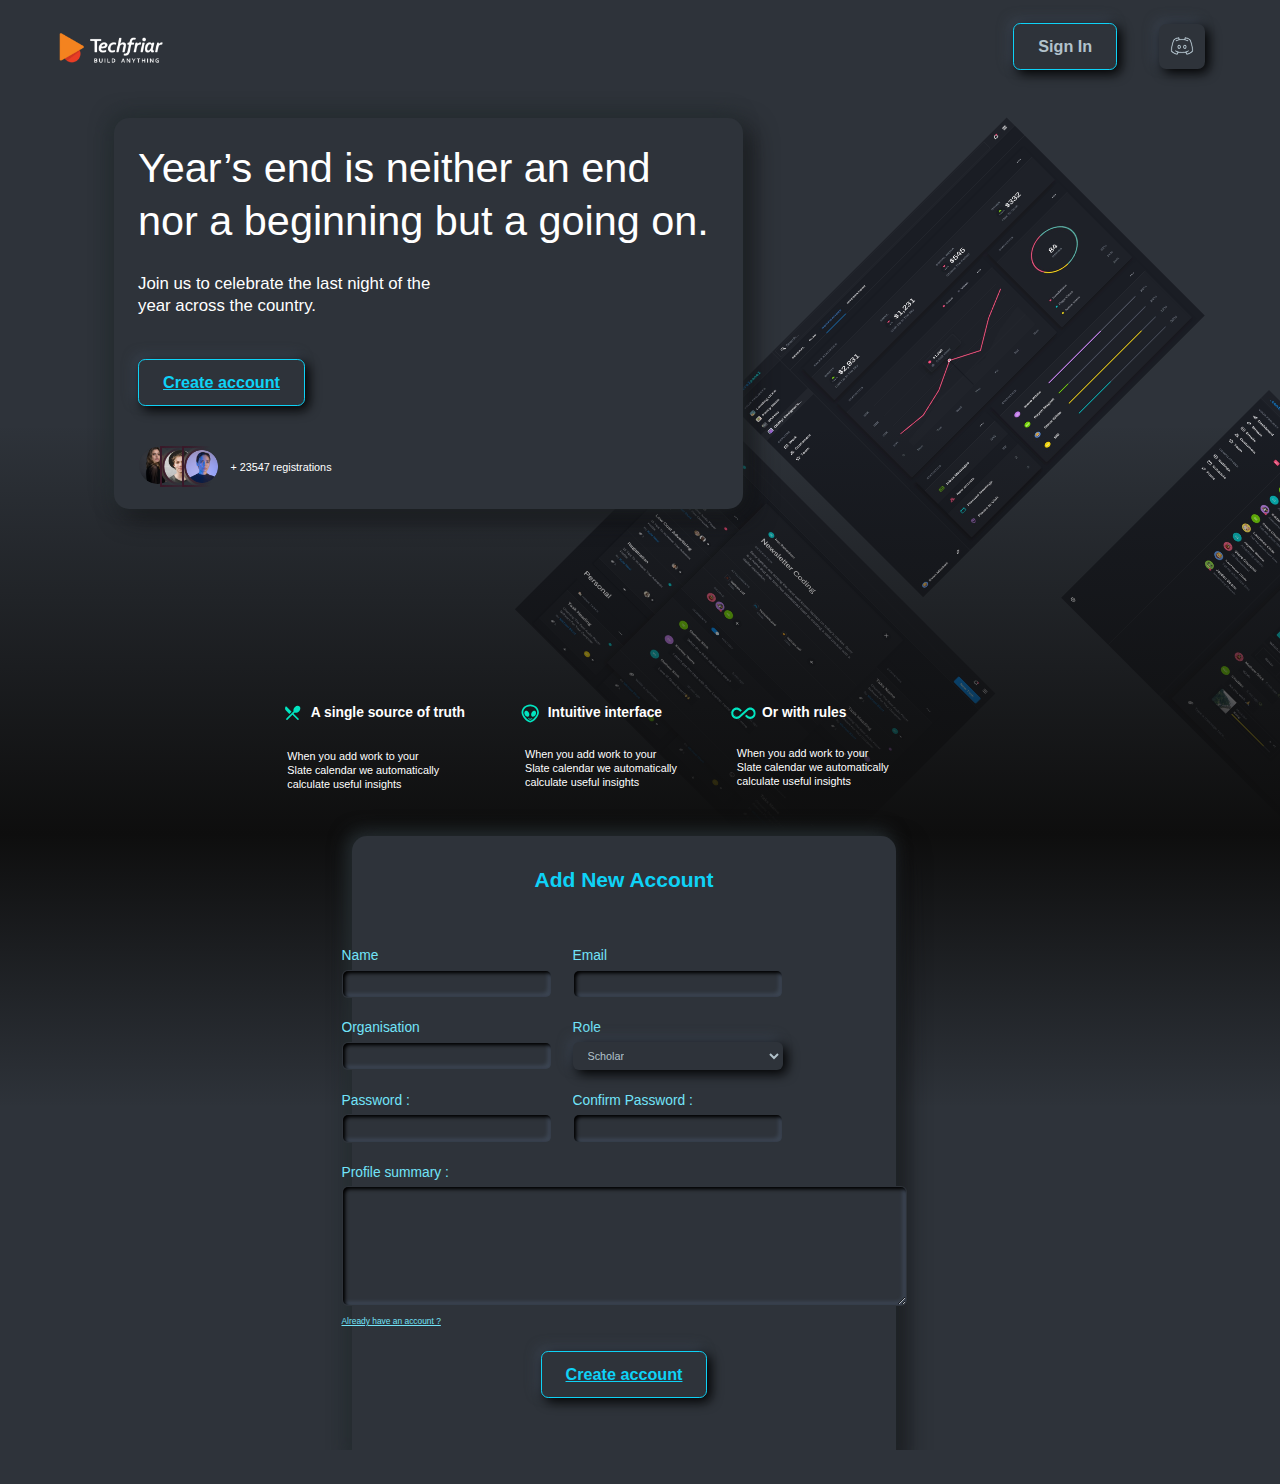
<file: index.html>
<html>
    <head>
        <title>page1</title>
        <link rel="stylesheet" href="style/style1.css">
        <script type="text/javascript">
          function zoom() {
              document.body.style.zoom = "60%" 
          }
  </script>
    </head>
    <body onload="zoom()">
        <div class="navbar">
        <div class="frame-33527">
            <img class="image-1" src="image/image 1.png" />
            <div class="frame-33589">
            <a href="page2.html" class="button sign-in" >Sign In</a>
            <div class="new-m-t-btn">
                <div class="discord">
                <svg
                    class="frame-33563"
                    width="40"
                    height="40"
                    viewBox="0 0 40 40"
                    fill="none"
                    xmlns="http://www.w3.org/2000/svg"
                >
                    <mask id="path-1-inside-1_3001_2727" fill="white">
                    <path
                        d="M15.4658 5L14.4068 5.12746C14.4068 5.12746 9.65561 5.64678 6.18578 8.43322H6.1451L6.10171 8.4739C5.32341 9.18983 4.98442 10.0698 4.44883 11.3566C3.81748 12.9048 3.28001 14.4896 2.83934 16.1024C1.83324 19.7403 1.01697 24.1471 1.01697 28.1783V28.5173L1.18646 28.8563C2.44205 31.0597 4.6712 32.463 6.73764 33.4325C8.80273 34.402 10.5885 34.9159 11.8224 34.958L12.6278 35L13.0509 34.28L14.5343 31.6522C16.1071 32.0075 17.9187 32.2461 20 32.2461C22.0814 32.2461 23.8929 32.0075 25.4658 31.6522L26.9492 34.28L27.3736 35L28.1776 34.958C29.4115 34.9159 31.1973 34.402 33.2624 33.4325C35.3288 32.463 37.558 31.0597 38.8136 28.8563L38.9831 28.5173V28.1783C38.9831 24.1471 38.1668 19.7403 37.1607 16.1024C36.72 14.4896 36.1825 12.9048 35.5512 11.3566C35.0156 10.0685 34.6766 9.18983 33.8983 8.47525L33.8563 8.43186H33.8129C30.3458 5.64678 25.5932 5.12746 25.5932 5.12746L24.5343 5L24.1519 5.97492C24.1519 5.97492 23.76 6.96475 23.5173 8.09424C22.3516 7.9334 21.1767 7.84825 20 7.83932C19.2746 7.83932 18.0204 7.88678 16.4827 8.09424C16.2387 6.96475 15.8468 5.97492 15.8468 5.97492L15.4658 5ZM13.6014 8.09424C13.6597 8.28407 13.718 8.44814 13.7709 8.60271C12.0176 9.03661 10.1478 9.6983 8.43256 10.7627L9.87256 13.0515C13.3898 10.8685 18.442 10.5512 20 10.5512C21.5566 10.5512 26.6102 10.8685 30.1275 13.0515L31.5675 10.7627C29.8522 9.6983 27.9824 9.03661 26.2292 8.60136C26.282 8.44814 26.3404 8.28407 26.3987 8.09288C27.6637 8.3478 30.08 8.93085 32.0759 10.5092C32.0651 10.5146 32.5844 11.2983 33.0509 12.4156C33.5281 13.5654 34.057 15.0963 34.5342 16.8224C35.4509 20.1322 36.1709 24.1634 36.2292 27.7119C35.3749 29.0149 33.7926 30.1905 32.118 30.9756C31.0678 31.4719 29.9567 31.8275 28.8136 32.0332L28.1356 30.8902C28.5383 30.741 28.9356 30.5783 29.28 30.4237C31.3668 29.5071 32.5004 28.5173 32.5004 28.5173L30.72 26.4834C30.72 26.4834 29.958 27.1831 28.1776 27.9668C26.4 28.7505 23.6814 29.5342 20 29.5342C16.3187 29.5342 13.6014 28.7505 11.8224 27.9668C10.0421 27.1831 9.28002 26.4834 9.28002 26.4834L7.49968 28.5173C7.49968 28.5173 8.63324 29.5071 10.72 30.4237C11.0644 30.5783 11.4617 30.7424 11.8644 30.8902L11.1865 32.0346C10.0427 31.8281 8.93118 31.4715 7.88069 30.9742C6.20747 30.1905 4.62375 29.0149 3.77222 27.7119C3.82917 24.1634 4.54917 20.1322 5.46714 16.8224C5.87276 15.3252 6.36766 13.8536 6.94917 12.4156C7.41561 11.2983 7.93493 10.5146 7.92408 10.5092C9.92002 8.93085 12.3363 8.3478 13.6014 8.09424ZM15.2543 17.3308C14.2061 17.3308 13.2787 17.9288 12.7119 18.6868C12.1451 19.4447 11.8644 20.3763 11.8644 21.3986C11.8644 22.421 12.1451 23.3525 12.7119 24.1105C13.2787 24.8685 14.2061 25.4664 15.2543 25.4664C16.3024 25.4664 17.2298 24.8685 17.7966 24.1105C18.3634 23.3525 18.6441 22.421 18.6441 21.3986C18.6441 20.3763 18.3634 19.4447 17.7966 18.6868C17.2298 17.9288 16.3024 17.3308 15.2543 17.3308ZM24.7458 17.3308C23.6976 17.3308 22.7702 17.9288 22.2034 18.6868C21.6366 19.4447 21.3559 20.3763 21.3559 21.3986C21.3559 22.421 21.6366 23.3525 22.2034 24.1105C22.7702 24.8685 23.6976 25.4664 24.7458 25.4664C25.7939 25.4664 26.7214 24.8685 27.2881 24.1105C27.8549 23.3525 28.1356 22.421 28.1356 21.3986C28.1356 20.3763 27.8549 19.4447 27.2881 18.6868C26.7214 17.9288 25.7939 17.3308 24.7458 17.3308ZM15.2543 20.0427C15.3288 20.0427 15.4237 20.0698 15.5932 20.2976C15.7627 20.5241 15.9322 20.9214 15.9322 21.3986C15.9322 21.8759 15.7627 22.2732 15.5932 22.501C15.4237 22.7275 15.3288 22.7546 15.2543 22.7546C15.1797 22.7546 15.0848 22.7275 14.9153 22.4997C14.691 22.1766 14.5726 21.7919 14.5763 21.3986C14.5763 20.9214 14.7458 20.5241 14.9153 20.2963C15.0848 20.0698 15.1797 20.0427 15.2543 20.0427ZM24.7458 20.0427C24.8204 20.0427 24.9153 20.0698 25.0848 20.2976C25.2542 20.5241 25.4237 20.9214 25.4237 21.3986C25.4237 21.8759 25.2542 22.2732 25.0848 22.501C24.9153 22.7275 24.8204 22.7546 24.7458 22.7546C24.6712 22.7546 24.5763 22.7275 24.4068 22.4997C24.1826 22.1766 24.0641 21.7919 24.0678 21.3986C24.0678 20.9214 24.2373 20.5241 24.4068 20.2963C24.5763 20.0698 24.6712 20.0427 24.7458 20.0427Z"
                    />
                    </mask>
                    <path
                    d="M15.4658 5L14.4068 5.12746C14.4068 5.12746 9.65561 5.64678 6.18578 8.43322H6.1451L6.10171 8.4739C5.32341 9.18983 4.98442 10.0698 4.44883 11.3566C3.81748 12.9048 3.28001 14.4896 2.83934 16.1024C1.83324 19.7403 1.01697 24.1471 1.01697 28.1783V28.5173L1.18646 28.8563C2.44205 31.0597 4.6712 32.463 6.73764 33.4325C8.80273 34.402 10.5885 34.9159 11.8224 34.958L12.6278 35L13.0509 34.28L14.5343 31.6522C16.1071 32.0075 17.9187 32.2461 20 32.2461C22.0814 32.2461 23.8929 32.0075 25.4658 31.6522L26.9492 34.28L27.3736 35L28.1776 34.958C29.4115 34.9159 31.1973 34.402 33.2624 33.4325C35.3288 32.463 37.558 31.0597 38.8136 28.8563L38.9831 28.5173V28.1783C38.9831 24.1471 38.1668 19.7403 37.1607 16.1024C36.72 14.4896 36.1825 12.9048 35.5512 11.3566C35.0156 10.0685 34.6766 9.18983 33.8983 8.47525L33.8563 8.43186H33.8129C30.3458 5.64678 25.5932 5.12746 25.5932 5.12746L24.5343 5L24.1519 5.97492C24.1519 5.97492 23.76 6.96475 23.5173 8.09424C22.3516 7.9334 21.1767 7.84825 20 7.83932C19.2746 7.83932 18.0204 7.88678 16.4827 8.09424C16.2387 6.96475 15.8468 5.97492 15.8468 5.97492L15.4658 5ZM13.6014 8.09424C13.6597 8.28407 13.718 8.44814 13.7709 8.60271C12.0176 9.03661 10.1478 9.6983 8.43256 10.7627L9.87256 13.0515C13.3898 10.8685 18.442 10.5512 20 10.5512C21.5566 10.5512 26.6102 10.8685 30.1275 13.0515L31.5675 10.7627C29.8522 9.6983 27.9824 9.03661 26.2292 8.60136C26.282 8.44814 26.3404 8.28407 26.3987 8.09288C27.6637 8.3478 30.08 8.93085 32.0759 10.5092C32.0651 10.5146 32.5844 11.2983 33.0509 12.4156C33.5281 13.5654 34.057 15.0963 34.5342 16.8224C35.4509 20.1322 36.1709 24.1634 36.2292 27.7119C35.3749 29.0149 33.7926 30.1905 32.118 30.9756C31.0678 31.4719 29.9567 31.8275 28.8136 32.0332L28.1356 30.8902C28.5383 30.741 28.9356 30.5783 29.28 30.4237C31.3668 29.5071 32.5004 28.5173 32.5004 28.5173L30.72 26.4834C30.72 26.4834 29.958 27.1831 28.1776 27.9668C26.4 28.7505 23.6814 29.5342 20 29.5342C16.3187 29.5342 13.6014 28.7505 11.8224 27.9668C10.0421 27.1831 9.28002 26.4834 9.28002 26.4834L7.49968 28.5173C7.49968 28.5173 8.63324 29.5071 10.72 30.4237C11.0644 30.5783 11.4617 30.7424 11.8644 30.8902L11.1865 32.0346C10.0427 31.8281 8.93118 31.4715 7.88069 30.9742C6.20747 30.1905 4.62375 29.0149 3.77222 27.7119C3.82917 24.1634 4.54917 20.1322 5.46714 16.8224C5.87276 15.3252 6.36766 13.8536 6.94917 12.4156C7.41561 11.2983 7.93493 10.5146 7.92408 10.5092C9.92002 8.93085 12.3363 8.3478 13.6014 8.09424ZM15.2543 17.3308C14.2061 17.3308 13.2787 17.9288 12.7119 18.6868C12.1451 19.4447 11.8644 20.3763 11.8644 21.3986C11.8644 22.421 12.1451 23.3525 12.7119 24.1105C13.2787 24.8685 14.2061 25.4664 15.2543 25.4664C16.3024 25.4664 17.2298 24.8685 17.7966 24.1105C18.3634 23.3525 18.6441 22.421 18.6441 21.3986C18.6441 20.3763 18.3634 19.4447 17.7966 18.6868C17.2298 17.9288 16.3024 17.3308 15.2543 17.3308ZM24.7458 17.3308C23.6976 17.3308 22.7702 17.9288 22.2034 18.6868C21.6366 19.4447 21.3559 20.3763 21.3559 21.3986C21.3559 22.421 21.6366 23.3525 22.2034 24.1105C22.7702 24.8685 23.6976 25.4664 24.7458 25.4664C25.7939 25.4664 26.7214 24.8685 27.2881 24.1105C27.8549 23.3525 28.1356 22.421 28.1356 21.3986C28.1356 20.3763 27.8549 19.4447 27.2881 18.6868C26.7214 17.9288 25.7939 17.3308 24.7458 17.3308ZM15.2543 20.0427C15.3288 20.0427 15.4237 20.0698 15.5932 20.2976C15.7627 20.5241 15.9322 20.9214 15.9322 21.3986C15.9322 21.8759 15.7627 22.2732 15.5932 22.501C15.4237 22.7275 15.3288 22.7546 15.2543 22.7546C15.1797 22.7546 15.0848 22.7275 14.9153 22.4997C14.691 22.1766 14.5726 21.7919 14.5763 21.3986C14.5763 20.9214 14.7458 20.5241 14.9153 20.2963C15.0848 20.0698 15.1797 20.0427 15.2543 20.0427ZM24.7458 20.0427C24.8204 20.0427 24.9153 20.0698 25.0848 20.2976C25.2542 20.5241 25.4237 20.9214 25.4237 21.3986C25.4237 21.8759 25.2542 22.2732 25.0848 22.501C24.9153 22.7275 24.8204 22.7546 24.7458 22.7546C24.6712 22.7546 24.5763 22.7275 24.4068 22.4997C24.1826 22.1766 24.0641 21.7919 24.0678 21.3986C24.0678 20.9214 24.2373 20.5241 24.4068 20.2963C24.5763 20.0698 24.6712 20.0427 24.7458 20.0427Z"
                    fill="#B2C2CB"
                    stroke="#2E333A"
                    stroke-width="0.8"
                    mask="url(#path-1-inside-1_3001_2727)"
                    />
                </svg>
                </div>
            </div>
            </div>
        </div>
        </div>
        <div class="frame-33540">
            <div class="group-33540">
              <div class="screens">
                <div class="group-33538">
                  <img class="dashboard-1" src="image/Dashboard1.jpg" /><img
                  class="chat-bot"
                  src="image/ChatBot.jpg"
                /><img class="boards" src="image/Boards.jpg" />
                </div>
                <div class="gradient"></div>
              </div>
              <div class="group-33539">
                <div class="content-rows">
                  <div class="text-block">
                    <div class="headline">
                      <svg
                        class="ic-round-restaurant-menu"
                        width="33"
                        height="62"
                        viewBox="0 0 33 62"
                        fill="none"
                        xmlns="http://www.w3.org/2000/svg"
                      >
                        <path
                          d="M10.8992 32.6089L14.6726 28.8355L6.41923 20.5955C5.77923 19.9555 4.67256 20.1289 4.27256 20.9555C3.32589 22.9422 3.67256 25.3822 5.31256 27.0355L10.8992 32.6089ZM19.9392 30.1955C21.9792 31.1422 24.8459 30.4755 26.9659 28.3555C29.5126 25.8089 30.0059 22.1555 28.0459 20.1955C26.0992 18.2489 22.4459 18.7289 19.8859 21.2755C17.7659 23.3955 17.0992 26.2622 18.0459 28.3022L5.96589 40.3822C5.71659 40.6315 5.57653 40.9696 5.57653 41.3222C5.57653 41.6748 5.71659 42.0129 5.96589 42.2622C6.2152 42.5115 6.55332 42.6516 6.90589 42.6516C7.25846 42.6516 7.59659 42.5115 7.84589 42.2622L16.0992 34.0355L24.3392 42.2755C24.4627 42.399 24.6092 42.4969 24.7705 42.5637C24.9318 42.6305 25.1047 42.6649 25.2792 42.6649C25.4538 42.6649 25.6267 42.6305 25.788 42.5637C25.9492 42.4969 26.0958 42.399 26.2192 42.2755C26.3427 42.1521 26.4406 42.0055 26.5074 41.8443C26.5742 41.683 26.6086 41.5101 26.6086 41.3355C26.6086 41.161 26.5742 40.9881 26.5074 40.8268C26.4406 40.6655 26.3427 40.519 26.2192 40.3955L17.9792 32.1555L19.9392 30.1955Z"
                          fill="#02E4C0"
                        />
                      </svg>
          
                      <div class="title">
                        <div class="a-single-source-of-truth">
                          A single source of truth
                        </div>
                      </div>
                    </div>
                    <div class="paragraphe">
                      <div
                        class="when-you-add-work-to-your-slate-calendar-we-automatically-calculate-useful-insights"
                      >
                        When you add work to your <br />Slate calendar we automatically
                        <br />calculate useful insights <br />
                      </div>
                    </div>
                  </div>
                  <div class="text-block">
                    <div class="headline">
                      <svg
                        class="mdi-alien-outline"
                        width="34"
                        height="61"
                        viewBox="0 0 34 61"
                        fill="none"
                        xmlns="http://www.w3.org/2000/svg"
                      >
                        <path
                          d="M14.2966 29.2275C15.7756 31.6875 15.5581 34.5825 13.7891 35.7525C12.0201 36.8925 9.38113 35.8275 7.88763 33.3675C6.40863 30.9075 6.64063 27.9825 8.40963 26.8425C10.1786 25.7025 12.8176 26.7675 14.2966 29.2275ZM16.7471 39.4575C19.6471 39.4575 20.3721 38.3325 20.3721 38.3325C20.3721 38.3325 19.6471 41.3325 16.7471 41.3325C13.8471 41.3325 13.1221 38.3775 13.1221 38.3325C13.1221 38.3325 13.8471 39.4575 16.7471 39.4575ZM25.0846 26.8425C26.8536 27.9825 27.0856 30.9075 25.6066 33.3675C24.1131 35.8275 21.4741 36.8925 19.7051 35.7525C17.9361 34.5825 17.7186 31.6875 19.1976 29.2275C20.6766 26.7675 23.3156 25.7025 25.0846 26.8425ZM16.7471 42.8325C20.3721 42.8325 28.3471 35.1225 28.3471 29.3325C28.3471 23.5425 23.1416 18.8325 16.7471 18.8325C10.3526 18.8325 5.14713 23.5425 5.14713 29.3325C5.14713 35.1225 13.1221 42.8325 16.7471 42.8325ZM16.7471 15.8325C24.7221 15.8325 31.2471 21.8925 31.2471 29.3325C31.2471 35.4525 23.0111 45.8325 16.7471 45.8325C10.4831 45.8325 2.24713 35.4525 2.24713 29.3325C2.24713 21.8925 8.77213 15.8325 16.7471 15.8325Z"
                          fill="#02E4C0"
                        />
                      </svg>
          
                      <div class="title">
                        <div class="intuitive-interface">Intuitive interface</div>
                      </div>
                    </div>
                    <div class="paragraphe">
                      <div
                        class="when-you-add-work-to-your-slate-calendar-we-automatically-calculate-useful-insights"
                      >
                        When you add work to your <br />Slate calendar we automatically
                        <br />calculate useful insights <br />
                      </div>
                    </div>
                  </div>
                  <div class="text-block">
                    <div class="headline">
                      <svg
                        class="mdi-all-inclusive"
                        width="42"
                        height="54"
                        viewBox="0 0 42 54"
                        fill="none"
                        xmlns="http://www.w3.org/2000/svg"
                      >
                        <g clip-path="url(#clip0_182_3937)">
                          <path
                            d="M32.0221 17.3326C29.5621 17.3326 27.2387 18.3214 25.5817 20.0342L13.5721 31.0528C12.4787 32.1829 11.0267 32.8009 9.47207 32.8009C6.27749 32.8009 3.66374 30.1346 3.66374 26.8325C3.66374 23.5305 6.27749 20.8642 9.47207 20.8642C11.0267 20.8642 12.4787 21.4822 13.6404 22.6829L15.5708 24.4487L18.1846 22.0826L15.9979 20.1225C15.1424 19.2349 14.1252 18.5313 13.0051 18.0525C11.885 17.5736 10.6842 17.3289 9.47207 17.3326C4.38124 17.3326 0.24707 21.6058 0.24707 26.8325C0.24707 32.0593 4.38124 36.3325 9.47207 36.3325C11.9321 36.3325 14.2554 35.3437 15.9125 33.6309L27.9221 22.6123C29.0154 21.4822 30.4675 20.8642 32.0221 20.8642C35.2167 20.8642 37.8304 23.5305 37.8304 26.8325C37.8304 30.1346 35.2167 32.8009 32.0221 32.8009C30.4846 32.8009 29.0154 32.1829 27.8537 30.9822L25.8721 29.1987L23.3096 31.5649L25.4962 33.5426C26.354 34.4257 27.372 35.1252 28.4919 35.6009C29.6117 36.0767 30.8114 36.3193 32.0221 36.3149C37.1129 36.3149 41.2471 32.0593 41.2471 26.8325C41.2471 21.5352 37.1129 17.3326 32.0221 17.3326Z"
                            fill="#02E4C0"
                          />
                        </g>
                        <defs>
                          <clipPath id="clip0_182_3937">
                            <rect
                              width="41"
                              height="53"
                              fill="white"
                              transform="translate(0.24707 0.33252)"
                            />
                          </clipPath>
                        </defs>
                      </svg>
          
                      <div class="title">
                        <div class="or-with-rules">Or with rules</div>
                      </div>
                    </div>
                    <div class="paragraphe">
                      <div
                        class="when-you-add-work-to-your-slate-calendar-we-automatically-calculate-useful-insights"
                      >
                        When you add work to your <br />Slate calendar we automatically
                        <br />calculate useful insights <br />
                      </div>
                    </div>
                  </div>
                </div>
                <div class="frame-181">
                  <div class="hero-content">
                    <div
                      class="year-s-end-is-neither-an-end-nor-a-beginning-but-a-going-on"
                    >
                      Year’s end is neither an end nor a beginning but a going on.
                    </div>
                    <div
                      class="join-us-to-celebrate-the-last-night-of-the-year-across-the-country"
                    >
                      Join us to celebrate the last night of the year across the country.
                    </div>
                  </div>
                  <div class="frame-33590">
                    <a href="index.html" class="button create-account" >Create account</a>
                    <div class="people">
                      <div class="_23547-registrations">+ 23547 registrations</div>
                      <div class="group-147">
                        <img class="ellipse-490" src="image/Ellipse 490.png" /><img
                          class="ellipse-491"
                          src="image/Ellipse 491.png"
                        /><img class="ellipse-492" src="image/Ellipse 492.png" />
                      </div>
                    </div>
                  </div>
                </div>
              </div>
              <div class="sign-in-1-a" >
                <div class="frame-33536" >
                        <a id="bottom">
                    <div class="add-new-account" >Add New Account </div>
                    <div class="frame-6903" >
                        <div class="frame-33592" >
                            <div class="frame-6893" >
                                <div class="frame-6892" >
                                                      <div class="text-field" >
                                                         <div class="name" >Name </div>
                                                            <div>
                                                            <input type="text" class="delvin-tharayil input-container" name="name" id="name">
                                                            </div>
                                                            </div>
                                    <div class="text-field" >
                                        <div class="email" >Email  </div>
                                        <div >
                                            <input class="tharayildelvin-gmail-com input-container2" type="email" name="email" id="email">
                                        </div>
                                    </div>
                                </div>
                                <div class="group-33535" >
                                    <div class="frame-6896" >
                                        <div class="text-field" >
                                            <div class="password" >Password : </div>
                                            <div>
                                                <input class="_400-tharayil-001-axie input-container3" type="password" name="password" id="password">
                                                <!--<div class="ion-eye" >
                                                    <svg class="group-33536" width="24" height="15" viewBox="0 0 24 15" fill="none" xmlns="http://www.w3.org/2000/svg">
                                                        <path d="M12.0009 10.5C13.6578 10.5 15.0009 9.15685 15.0009 7.5C15.0009 5.84315 13.6578 4.5 12.0009 4.5C10.3441 4.5 9.00092 5.84315 9.00092 7.5C9.00092 9.15685 10.3441 10.5 12.0009 10.5Z" fill="#72E4F9"/>
                                                        <path d="M23.009 6.68438C21.7687 4.76625 20.1595 3.13688 18.3557 1.97203C16.3602 0.682032 14.1571 0 11.9849 0C9.99181 0 8.03197 0.569531 6.15978 1.69266C4.25056 2.83781 2.52087 4.51078 1.01853 6.66469C0.848929 6.90811 0.755523 7.19646 0.750182 7.49309C0.74484 7.78973 0.827803 8.08125 0.98853 8.33063C2.2265 10.268 3.81978 11.8997 5.5954 13.0486C7.59462 14.3438 9.74619 15 11.9849 15C14.1745 15 16.3823 14.3236 18.3693 13.0444C20.1721 11.8833 21.7781 10.2478 23.0137 8.31375C23.1689 8.07017 23.2509 7.78719 23.2501 7.49838C23.2493 7.20956 23.1656 6.92705 23.009 6.68438ZM12.0009 12C11.1109 12 10.2408 11.7361 9.50081 11.2416C8.76079 10.7471 8.18401 10.0443 7.84342 9.22208C7.50282 8.39981 7.41371 7.49501 7.58734 6.62209C7.76097 5.74918 8.18956 4.94736 8.81889 4.31802C9.44823 3.68868 10.2501 3.2601 11.123 3.08647C11.9959 2.91283 12.9007 3.00195 13.7229 3.34254C14.5452 3.68314 15.248 4.25991 15.7425 4.99993C16.237 5.73995 16.5009 6.60998 16.5009 7.5C16.4995 8.69306 16.025 9.83685 15.1813 10.6805C14.3377 11.5241 13.1939 11.9986 12.0009 12Z" fill="#72E4F9"/>
                                                    </svg>
                                                </div>-->
                                            </div>
                                        </div>
                                        <div class="text-field" >
                                            <div class="confirm-password" >Confirm Password : </div>
                                            <div>
                                                <input class="cfrm-passwd input-container3" type="password" name="cpassword" id="cpassword">
                                                <!--<div class="ion-eye" >
                                                         <svg class="group-33537" width="24" height="19" viewBox="0 0 24 19" fill="none" xmlns="http://www.w3.org/2000/svg">
                                                        <path d="M20.2491 18.4933C20.1506 18.4934 20.0531 18.4741 19.9621 18.4363C19.8711 18.3986 19.7884 18.3432 19.719 18.2734L3.21896 1.77341C3.08425 1.63162 3.01025 1.44281 3.01276 1.24723C3.01526 1.05166 3.09406 0.864807 3.23237 0.726506C3.37067 0.588205 3.55752 0.509401 3.75309 0.506897C3.94867 0.504394 4.13748 0.578387 4.27927 0.713102L20.7793 17.2131C20.8841 17.318 20.9555 17.4516 20.9844 17.597C21.0133 17.7425 20.9984 17.8932 20.9417 18.0302C20.885 18.1672 20.7889 18.2843 20.6656 18.3668C20.5423 18.4492 20.3974 18.4932 20.2491 18.4933ZM11.6241 12.2987L9.19646 9.87107C9.18255 9.85728 9.16467 9.84819 9.14533 9.84508C9.12598 9.84197 9.10615 9.845 9.08862 9.85374C9.07109 9.86248 9.05673 9.87649 9.04757 9.89381C9.03842 9.91113 9.03491 9.93088 9.03756 9.95029C9.13556 10.5801 9.43129 11.1625 9.88201 11.6132C10.3327 12.0639 10.9151 12.3596 11.5449 12.4576C11.5643 12.4603 11.5841 12.4568 11.6014 12.4476C11.6187 12.4385 11.6327 12.4241 11.6415 12.4066C11.6502 12.389 11.6532 12.3692 11.6501 12.3499C11.647 12.3305 11.6379 12.3126 11.6241 12.2987ZM12.3741 6.68779L14.8055 9.11826C14.8194 9.13225 14.8373 9.14151 14.8568 9.14473C14.8762 9.14794 14.8962 9.14496 14.9138 9.13619C14.9315 9.12742 14.9459 9.11331 14.9551 9.09587C14.9642 9.07843 14.9677 9.05855 14.9649 9.03904C14.8671 8.40836 14.5712 7.82516 14.1199 7.37387C13.6686 6.92259 13.0854 6.62664 12.4547 6.52888C12.4352 6.52587 12.4152 6.52911 12.3976 6.53813C12.3801 6.54715 12.3658 6.5615 12.3568 6.57912C12.3479 6.59674 12.3448 6.61674 12.3479 6.63626C12.351 6.65577 12.3602 6.67381 12.3741 6.68779Z" fill="#72E4F9"/>
                                                        <path d="M23.0146 10.3069C23.1698 10.0633 23.2519 9.78035 23.251 9.49154C23.2502 9.20273 23.1665 8.92022 23.01 8.67754C21.7696 6.75941 20.1604 5.13004 18.3567 3.9652C16.3584 2.6752 14.1553 1.99316 11.984 1.99316C10.8394 1.99474 9.70253 2.18136 8.61746 2.54582C8.58709 2.55592 8.55981 2.57363 8.53822 2.59725C8.51663 2.62088 8.50145 2.64964 8.49412 2.68079C8.48679 2.71195 8.48755 2.74446 8.49634 2.77523C8.50513 2.80601 8.52165 2.83402 8.54433 2.8566L10.7587 5.07098C10.7817 5.09402 10.8103 5.11068 10.8417 5.11931C10.8731 5.12794 10.9062 5.12825 10.9378 5.1202C11.6884 4.93728 12.4734 4.95068 13.2173 5.15912C13.9612 5.36755 14.6389 5.76399 15.1852 6.31026C15.7315 6.85654 16.1279 7.53426 16.3363 8.27816C16.5448 9.02207 16.5582 9.80711 16.3753 10.5577C16.3673 10.5892 16.3677 10.6222 16.3763 10.6535C16.3849 10.6848 16.4015 10.7133 16.4245 10.7363L19.6096 13.9238C19.6428 13.957 19.6872 13.9766 19.734 13.9786C19.7809 13.9807 19.8268 13.9652 19.8628 13.935C21.0888 12.89 22.1513 11.667 23.0146 10.3069ZM11.999 13.9932C11.3178 13.9932 10.6455 13.8386 10.0327 13.541C9.41996 13.2433 8.88277 12.8105 8.46165 12.275C8.04053 11.7396 7.74647 11.1155 7.60164 10.4499C7.45681 9.78423 7.465 9.0944 7.62558 8.43238C7.63355 8.4009 7.6332 8.36789 7.62457 8.33658C7.61594 8.30528 7.59933 8.27675 7.57636 8.25379L4.44324 5.11926C4.41002 5.086 4.36551 5.06643 4.31854 5.06443C4.27158 5.06244 4.22557 5.07816 4.18965 5.10848C3.04636 6.08395 1.98652 7.27082 1.01761 8.65785C0.848014 8.90128 0.754608 9.18963 0.749266 9.48626C0.743924 9.78289 0.826888 10.0744 0.987615 10.3238C2.22558 12.2611 3.8184 13.8929 5.59449 15.0418C7.59558 16.3369 9.74527 16.9932 11.984 16.9932C13.1402 16.9901 14.2889 16.8074 15.389 16.4518C15.4197 16.442 15.4473 16.4245 15.4692 16.4009C15.4911 16.3774 15.5066 16.3486 15.5142 16.3173C15.5218 16.2861 15.5212 16.2534 15.5125 16.2224C15.5038 16.1915 15.4872 16.1632 15.4645 16.1405L13.2393 13.9158C13.2164 13.8929 13.1878 13.8762 13.1565 13.8676C13.1252 13.859 13.0922 13.8586 13.0607 13.8666C12.7131 13.9508 12.3567 13.9933 11.999 13.9932Z" fill="#72E4F9"/>
                                                    </svg>
                                                </div>-->
                                            </div>
                                        </div>
                                    </div>
                                    <div class="frame-6895" >
                                        <div class="text-field" >
                                            <div class="organisation" >Organisation </div>
                                            <div>
                                                <input class="tech-spark input-container2" type="text" name="organisation" id="organisation" >
                                            </div>
                                        </div>
                                        <div class="text-field2" >
                                            <div class="role" >Role  </div>
                                            <div>
                                                  <select class="input-container4 scholar" >
                                                                                    <option value="scholar">Scholar</option>
                                                                                          <option value="home">Home</option>
                                                                              </select>
                                                      <!--<svg class="combined-shape" width="15" height="15" viewBox="0 0 15 15" fill="none" xmlns="http://www.w3.org/2000/svg">
                                                        <path fill-rule="evenodd" clip-rule="evenodd" d="M13.6072 8.37504C14.0954 7.88689 14.0954 7.09543 13.6072 6.60727C13.1191 6.11912 12.3276 6.11912 11.8395 6.60727L7.38433 11.0624L2.90241 6.58049C2.41426 6.09233 1.6228 6.09233 1.13465 6.58049C0.646492 7.06864 0.646492 7.8601 1.13465 8.34826L6.25092 13.4645C6.30681 13.5669 6.37808 13.6631 6.46473 13.7498C6.88511 14.1701 7.53043 14.2285 8.01326 13.9249C8.10767 13.8709 8.19654 13.8036 8.27714 13.723C8.31996 13.6802 8.35902 13.635 8.39432 13.5879L13.6072 8.37504Z" fill="#72E4F9"/>
                                                  </svg>-->
                                            </div>
                                        </div>
                                    </div>
                                </div>
                                <div class="text-field3" >
                                    <div class="profile-summary" >Profile summary : </div>
                                    <div>
                                        <textarea class="prof-sum input-container5" cols="86"></textarea>
                                    </div>
                                </div>
                            </div>
                            <div  ><a href="page2.html#bottom" class="already-have-an-account">Already have an account ?</a></div>
                        </div>
                        <div class="button" >
                            <div> <a href="page2.html#bottom" class="track-account">Create account</a> </div>
                        </div>
                    </div>
                  </a>
              	</div>
            </div>
          
    </body>
</html>
</file>
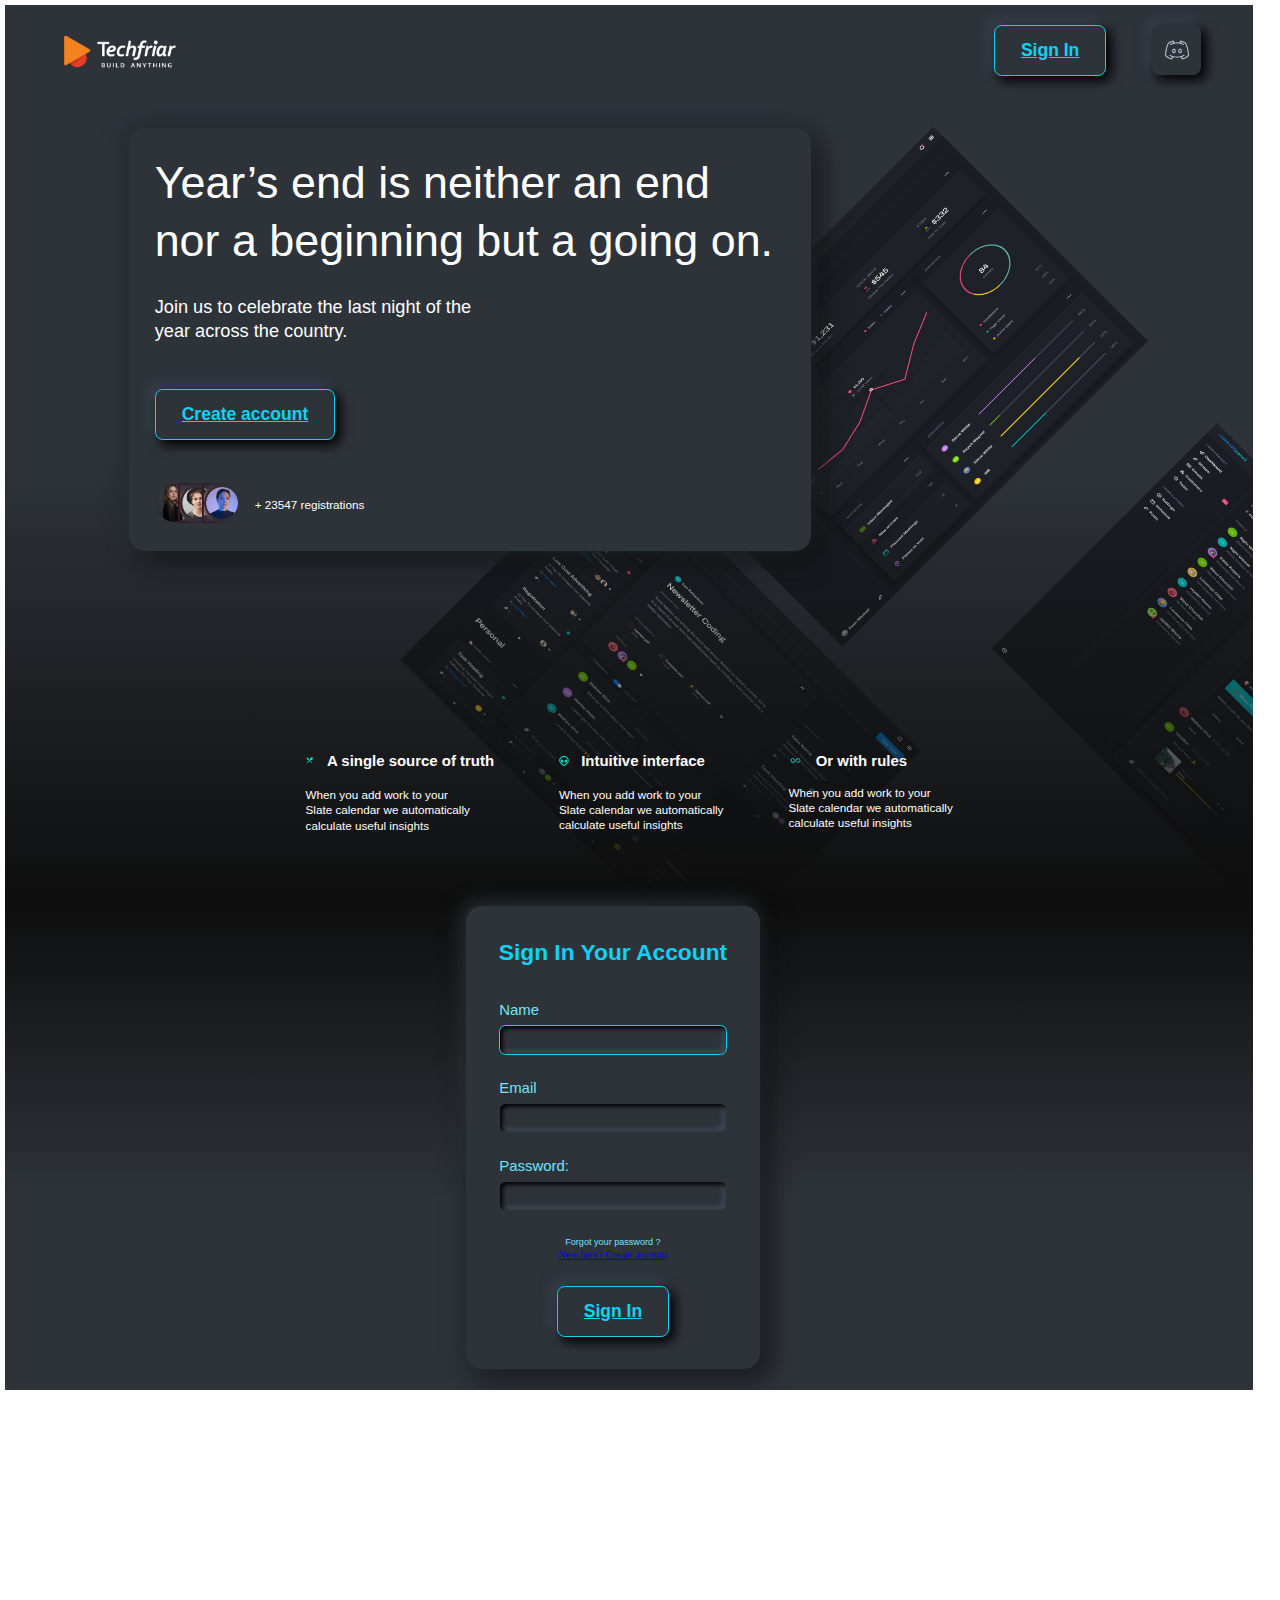
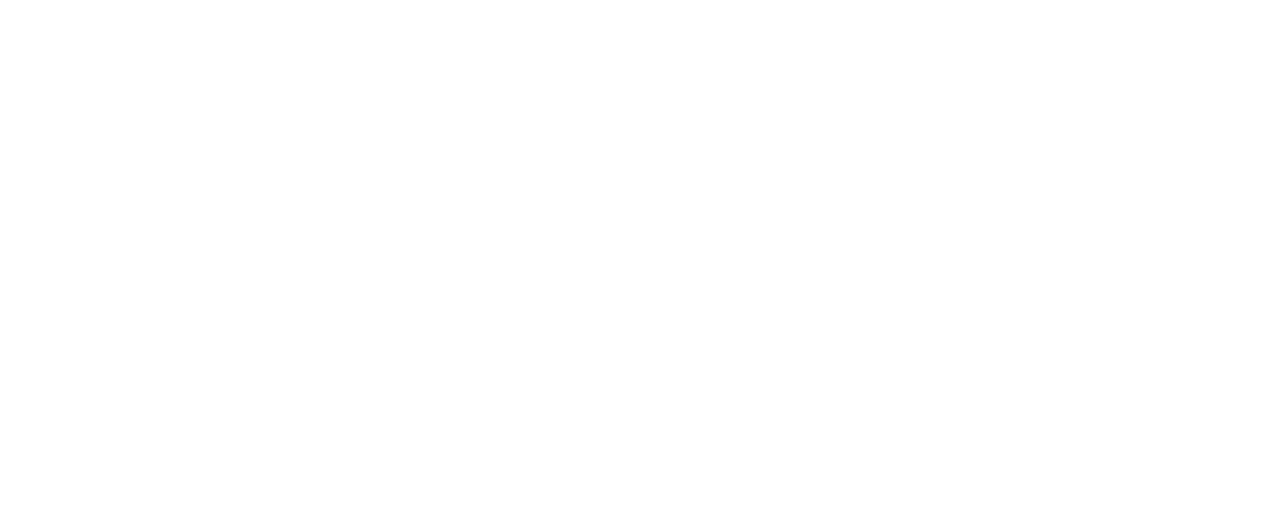
<file: page2.html>
<html>
    <head>
        <title>page2</title>
        <link rel="stylesheet" href="style/style2.css">
        <script type="text/javascript">
            function zoom() {
                document.body.style.zoom = "65%" 
            }
    </script>
    </head>
    <body onload="zoom()">
        <div class="navbar">
            <div class="frame-33527">
                <img class="image-1" src="image/image 1.png" />
                <div class="frame-33589">
                <a href="page2.html" class="button sign-in" >Sign In</a>
                <div class="new-m-t-btn">
                    <div class="discord">
                    <svg
                        class="frame-33563"
                        width="40"
                        height="40"
                        viewBox="0 0 40 40"
                        fill="none"
                        xmlns="http://www.w3.org/2000/svg"
                    >
                        <mask id="path-1-inside-1_3001_2727" fill="white">
                        <path
                            d="M15.4658 5L14.4068 5.12746C14.4068 5.12746 9.65561 5.64678 6.18578 8.43322H6.1451L6.10171 8.4739C5.32341 9.18983 4.98442 10.0698 4.44883 11.3566C3.81748 12.9048 3.28001 14.4896 2.83934 16.1024C1.83324 19.7403 1.01697 24.1471 1.01697 28.1783V28.5173L1.18646 28.8563C2.44205 31.0597 4.6712 32.463 6.73764 33.4325C8.80273 34.402 10.5885 34.9159 11.8224 34.958L12.6278 35L13.0509 34.28L14.5343 31.6522C16.1071 32.0075 17.9187 32.2461 20 32.2461C22.0814 32.2461 23.8929 32.0075 25.4658 31.6522L26.9492 34.28L27.3736 35L28.1776 34.958C29.4115 34.9159 31.1973 34.402 33.2624 33.4325C35.3288 32.463 37.558 31.0597 38.8136 28.8563L38.9831 28.5173V28.1783C38.9831 24.1471 38.1668 19.7403 37.1607 16.1024C36.72 14.4896 36.1825 12.9048 35.5512 11.3566C35.0156 10.0685 34.6766 9.18983 33.8983 8.47525L33.8563 8.43186H33.8129C30.3458 5.64678 25.5932 5.12746 25.5932 5.12746L24.5343 5L24.1519 5.97492C24.1519 5.97492 23.76 6.96475 23.5173 8.09424C22.3516 7.9334 21.1767 7.84825 20 7.83932C19.2746 7.83932 18.0204 7.88678 16.4827 8.09424C16.2387 6.96475 15.8468 5.97492 15.8468 5.97492L15.4658 5ZM13.6014 8.09424C13.6597 8.28407 13.718 8.44814 13.7709 8.60271C12.0176 9.03661 10.1478 9.6983 8.43256 10.7627L9.87256 13.0515C13.3898 10.8685 18.442 10.5512 20 10.5512C21.5566 10.5512 26.6102 10.8685 30.1275 13.0515L31.5675 10.7627C29.8522 9.6983 27.9824 9.03661 26.2292 8.60136C26.282 8.44814 26.3404 8.28407 26.3987 8.09288C27.6637 8.3478 30.08 8.93085 32.0759 10.5092C32.0651 10.5146 32.5844 11.2983 33.0509 12.4156C33.5281 13.5654 34.057 15.0963 34.5342 16.8224C35.4509 20.1322 36.1709 24.1634 36.2292 27.7119C35.3749 29.0149 33.7926 30.1905 32.118 30.9756C31.0678 31.4719 29.9567 31.8275 28.8136 32.0332L28.1356 30.8902C28.5383 30.741 28.9356 30.5783 29.28 30.4237C31.3668 29.5071 32.5004 28.5173 32.5004 28.5173L30.72 26.4834C30.72 26.4834 29.958 27.1831 28.1776 27.9668C26.4 28.7505 23.6814 29.5342 20 29.5342C16.3187 29.5342 13.6014 28.7505 11.8224 27.9668C10.0421 27.1831 9.28002 26.4834 9.28002 26.4834L7.49968 28.5173C7.49968 28.5173 8.63324 29.5071 10.72 30.4237C11.0644 30.5783 11.4617 30.7424 11.8644 30.8902L11.1865 32.0346C10.0427 31.8281 8.93118 31.4715 7.88069 30.9742C6.20747 30.1905 4.62375 29.0149 3.77222 27.7119C3.82917 24.1634 4.54917 20.1322 5.46714 16.8224C5.87276 15.3252 6.36766 13.8536 6.94917 12.4156C7.41561 11.2983 7.93493 10.5146 7.92408 10.5092C9.92002 8.93085 12.3363 8.3478 13.6014 8.09424ZM15.2543 17.3308C14.2061 17.3308 13.2787 17.9288 12.7119 18.6868C12.1451 19.4447 11.8644 20.3763 11.8644 21.3986C11.8644 22.421 12.1451 23.3525 12.7119 24.1105C13.2787 24.8685 14.2061 25.4664 15.2543 25.4664C16.3024 25.4664 17.2298 24.8685 17.7966 24.1105C18.3634 23.3525 18.6441 22.421 18.6441 21.3986C18.6441 20.3763 18.3634 19.4447 17.7966 18.6868C17.2298 17.9288 16.3024 17.3308 15.2543 17.3308ZM24.7458 17.3308C23.6976 17.3308 22.7702 17.9288 22.2034 18.6868C21.6366 19.4447 21.3559 20.3763 21.3559 21.3986C21.3559 22.421 21.6366 23.3525 22.2034 24.1105C22.7702 24.8685 23.6976 25.4664 24.7458 25.4664C25.7939 25.4664 26.7214 24.8685 27.2881 24.1105C27.8549 23.3525 28.1356 22.421 28.1356 21.3986C28.1356 20.3763 27.8549 19.4447 27.2881 18.6868C26.7214 17.9288 25.7939 17.3308 24.7458 17.3308ZM15.2543 20.0427C15.3288 20.0427 15.4237 20.0698 15.5932 20.2976C15.7627 20.5241 15.9322 20.9214 15.9322 21.3986C15.9322 21.8759 15.7627 22.2732 15.5932 22.501C15.4237 22.7275 15.3288 22.7546 15.2543 22.7546C15.1797 22.7546 15.0848 22.7275 14.9153 22.4997C14.691 22.1766 14.5726 21.7919 14.5763 21.3986C14.5763 20.9214 14.7458 20.5241 14.9153 20.2963C15.0848 20.0698 15.1797 20.0427 15.2543 20.0427ZM24.7458 20.0427C24.8204 20.0427 24.9153 20.0698 25.0848 20.2976C25.2542 20.5241 25.4237 20.9214 25.4237 21.3986C25.4237 21.8759 25.2542 22.2732 25.0848 22.501C24.9153 22.7275 24.8204 22.7546 24.7458 22.7546C24.6712 22.7546 24.5763 22.7275 24.4068 22.4997C24.1826 22.1766 24.0641 21.7919 24.0678 21.3986C24.0678 20.9214 24.2373 20.5241 24.4068 20.2963C24.5763 20.0698 24.6712 20.0427 24.7458 20.0427Z"
                        />
                        </mask>
                        <path
                        d="M15.4658 5L14.4068 5.12746C14.4068 5.12746 9.65561 5.64678 6.18578 8.43322H6.1451L6.10171 8.4739C5.32341 9.18983 4.98442 10.0698 4.44883 11.3566C3.81748 12.9048 3.28001 14.4896 2.83934 16.1024C1.83324 19.7403 1.01697 24.1471 1.01697 28.1783V28.5173L1.18646 28.8563C2.44205 31.0597 4.6712 32.463 6.73764 33.4325C8.80273 34.402 10.5885 34.9159 11.8224 34.958L12.6278 35L13.0509 34.28L14.5343 31.6522C16.1071 32.0075 17.9187 32.2461 20 32.2461C22.0814 32.2461 23.8929 32.0075 25.4658 31.6522L26.9492 34.28L27.3736 35L28.1776 34.958C29.4115 34.9159 31.1973 34.402 33.2624 33.4325C35.3288 32.463 37.558 31.0597 38.8136 28.8563L38.9831 28.5173V28.1783C38.9831 24.1471 38.1668 19.7403 37.1607 16.1024C36.72 14.4896 36.1825 12.9048 35.5512 11.3566C35.0156 10.0685 34.6766 9.18983 33.8983 8.47525L33.8563 8.43186H33.8129C30.3458 5.64678 25.5932 5.12746 25.5932 5.12746L24.5343 5L24.1519 5.97492C24.1519 5.97492 23.76 6.96475 23.5173 8.09424C22.3516 7.9334 21.1767 7.84825 20 7.83932C19.2746 7.83932 18.0204 7.88678 16.4827 8.09424C16.2387 6.96475 15.8468 5.97492 15.8468 5.97492L15.4658 5ZM13.6014 8.09424C13.6597 8.28407 13.718 8.44814 13.7709 8.60271C12.0176 9.03661 10.1478 9.6983 8.43256 10.7627L9.87256 13.0515C13.3898 10.8685 18.442 10.5512 20 10.5512C21.5566 10.5512 26.6102 10.8685 30.1275 13.0515L31.5675 10.7627C29.8522 9.6983 27.9824 9.03661 26.2292 8.60136C26.282 8.44814 26.3404 8.28407 26.3987 8.09288C27.6637 8.3478 30.08 8.93085 32.0759 10.5092C32.0651 10.5146 32.5844 11.2983 33.0509 12.4156C33.5281 13.5654 34.057 15.0963 34.5342 16.8224C35.4509 20.1322 36.1709 24.1634 36.2292 27.7119C35.3749 29.0149 33.7926 30.1905 32.118 30.9756C31.0678 31.4719 29.9567 31.8275 28.8136 32.0332L28.1356 30.8902C28.5383 30.741 28.9356 30.5783 29.28 30.4237C31.3668 29.5071 32.5004 28.5173 32.5004 28.5173L30.72 26.4834C30.72 26.4834 29.958 27.1831 28.1776 27.9668C26.4 28.7505 23.6814 29.5342 20 29.5342C16.3187 29.5342 13.6014 28.7505 11.8224 27.9668C10.0421 27.1831 9.28002 26.4834 9.28002 26.4834L7.49968 28.5173C7.49968 28.5173 8.63324 29.5071 10.72 30.4237C11.0644 30.5783 11.4617 30.7424 11.8644 30.8902L11.1865 32.0346C10.0427 31.8281 8.93118 31.4715 7.88069 30.9742C6.20747 30.1905 4.62375 29.0149 3.77222 27.7119C3.82917 24.1634 4.54917 20.1322 5.46714 16.8224C5.87276 15.3252 6.36766 13.8536 6.94917 12.4156C7.41561 11.2983 7.93493 10.5146 7.92408 10.5092C9.92002 8.93085 12.3363 8.3478 13.6014 8.09424ZM15.2543 17.3308C14.2061 17.3308 13.2787 17.9288 12.7119 18.6868C12.1451 19.4447 11.8644 20.3763 11.8644 21.3986C11.8644 22.421 12.1451 23.3525 12.7119 24.1105C13.2787 24.8685 14.2061 25.4664 15.2543 25.4664C16.3024 25.4664 17.2298 24.8685 17.7966 24.1105C18.3634 23.3525 18.6441 22.421 18.6441 21.3986C18.6441 20.3763 18.3634 19.4447 17.7966 18.6868C17.2298 17.9288 16.3024 17.3308 15.2543 17.3308ZM24.7458 17.3308C23.6976 17.3308 22.7702 17.9288 22.2034 18.6868C21.6366 19.4447 21.3559 20.3763 21.3559 21.3986C21.3559 22.421 21.6366 23.3525 22.2034 24.1105C22.7702 24.8685 23.6976 25.4664 24.7458 25.4664C25.7939 25.4664 26.7214 24.8685 27.2881 24.1105C27.8549 23.3525 28.1356 22.421 28.1356 21.3986C28.1356 20.3763 27.8549 19.4447 27.2881 18.6868C26.7214 17.9288 25.7939 17.3308 24.7458 17.3308ZM15.2543 20.0427C15.3288 20.0427 15.4237 20.0698 15.5932 20.2976C15.7627 20.5241 15.9322 20.9214 15.9322 21.3986C15.9322 21.8759 15.7627 22.2732 15.5932 22.501C15.4237 22.7275 15.3288 22.7546 15.2543 22.7546C15.1797 22.7546 15.0848 22.7275 14.9153 22.4997C14.691 22.1766 14.5726 21.7919 14.5763 21.3986C14.5763 20.9214 14.7458 20.5241 14.9153 20.2963C15.0848 20.0698 15.1797 20.0427 15.2543 20.0427ZM24.7458 20.0427C24.8204 20.0427 24.9153 20.0698 25.0848 20.2976C25.2542 20.5241 25.4237 20.9214 25.4237 21.3986C25.4237 21.8759 25.2542 22.2732 25.0848 22.501C24.9153 22.7275 24.8204 22.7546 24.7458 22.7546C24.6712 22.7546 24.5763 22.7275 24.4068 22.4997C24.1826 22.1766 24.0641 21.7919 24.0678 21.3986C24.0678 20.9214 24.2373 20.5241 24.4068 20.2963C24.5763 20.0698 24.6712 20.0427 24.7458 20.0427Z"
                        fill="#B2C2CB"
                        stroke="#2E333A"
                        stroke-width="0.8"
                        mask="url(#path-1-inside-1_3001_2727)"
                        />
                    </svg>
                    </div>
                </div>
                </div>
            </div>
            </div>
<div class="frame-33540">
    <div class="group-33540">
      <div class="screens">
        <div class="group-33538">
            <img class="dashboard-1" src="image/Dashboard1.jpg" /><img
            class="chat-bot"
            src="image/ChatBot.jpg"
          /><img class="boards" src="image/Boards.jpg" />
        </div>
        <div class="gradient"></div>
      </div>
      <div class="group-33539">
        <div class="content-rows">
          <div class="text-block">
            <div class="headline">
              <svg
                class="ic-round-restaurant-menu"
                width="33"
                height="62"
                viewBox="0 0 33 62"
                fill="none"
                xmlns="http://www.w3.org/2000/svg"
              >
                <path
                  d="M10.8992 32.6089L14.6726 28.8355L6.41923 20.5955C5.77923 19.9555 4.67256 20.1289 4.27256 20.9555C3.32589 22.9422 3.67256 25.3822 5.31256 27.0355L10.8992 32.6089ZM19.9392 30.1955C21.9792 31.1422 24.8459 30.4755 26.9659 28.3555C29.5126 25.8089 30.0059 22.1555 28.0459 20.1955C26.0992 18.2489 22.4459 18.7289 19.8859 21.2755C17.7659 23.3955 17.0992 26.2622 18.0459 28.3022L5.96589 40.3822C5.71659 40.6315 5.57653 40.9696 5.57653 41.3222C5.57653 41.6748 5.71659 42.0129 5.96589 42.2622C6.2152 42.5115 6.55332 42.6516 6.90589 42.6516C7.25846 42.6516 7.59659 42.5115 7.84589 42.2622L16.0992 34.0355L24.3392 42.2755C24.4627 42.399 24.6092 42.4969 24.7705 42.5637C24.9318 42.6305 25.1047 42.6649 25.2792 42.6649C25.4538 42.6649 25.6267 42.6305 25.788 42.5637C25.9492 42.4969 26.0958 42.399 26.2192 42.2755C26.3427 42.1521 26.4406 42.0055 26.5074 41.8443C26.5742 41.683 26.6086 41.5101 26.6086 41.3355C26.6086 41.161 26.5742 40.9881 26.5074 40.8268C26.4406 40.6655 26.3427 40.519 26.2192 40.3955L17.9792 32.1555L19.9392 30.1955Z"
                  fill="#02E4C0"
                />
              </svg>
  
              <div class="title">
                <div class="a-single-source-of-truth">
                  A single source of truth
                </div>
              </div>
            </div>
            <div class="paragraphe">
              <div
                class="when-you-add-work-to-your-slate-calendar-we-automatically-calculate-useful-insights"
              >
                When you add work to your <br />Slate calendar we automatically
                <br />calculate useful insights <br />
              </div>
            </div>
          </div>
          <div class="text-block">
            <div class="headline">
              <svg
                class="mdi-alien-outline"
                width="34"
                height="61"
                viewBox="0 0 34 61"
                fill="none"
                xmlns="http://www.w3.org/2000/svg"
              >
                <path
                  d="M14.2966 29.2275C15.7756 31.6875 15.5581 34.5825 13.7891 35.7525C12.0201 36.8925 9.38113 35.8275 7.88763 33.3675C6.40863 30.9075 6.64063 27.9825 8.40963 26.8425C10.1786 25.7025 12.8176 26.7675 14.2966 29.2275ZM16.7471 39.4575C19.6471 39.4575 20.3721 38.3325 20.3721 38.3325C20.3721 38.3325 19.6471 41.3325 16.7471 41.3325C13.8471 41.3325 13.1221 38.3775 13.1221 38.3325C13.1221 38.3325 13.8471 39.4575 16.7471 39.4575ZM25.0846 26.8425C26.8536 27.9825 27.0856 30.9075 25.6066 33.3675C24.1131 35.8275 21.4741 36.8925 19.7051 35.7525C17.9361 34.5825 17.7186 31.6875 19.1976 29.2275C20.6766 26.7675 23.3156 25.7025 25.0846 26.8425ZM16.7471 42.8325C20.3721 42.8325 28.3471 35.1225 28.3471 29.3325C28.3471 23.5425 23.1416 18.8325 16.7471 18.8325C10.3526 18.8325 5.14713 23.5425 5.14713 29.3325C5.14713 35.1225 13.1221 42.8325 16.7471 42.8325ZM16.7471 15.8325C24.7221 15.8325 31.2471 21.8925 31.2471 29.3325C31.2471 35.4525 23.0111 45.8325 16.7471 45.8325C10.4831 45.8325 2.24713 35.4525 2.24713 29.3325C2.24713 21.8925 8.77213 15.8325 16.7471 15.8325Z"
                  fill="#02E4C0"
                />
              </svg>
  
              <div class="title">
                <div class="intuitive-interface">Intuitive interface</div>
              </div>
            </div>
            <div class="paragraphe">
              <div
                class="when-you-add-work-to-your-slate-calendar-we-automatically-calculate-useful-insights"
              >
                When you add work to your <br />Slate calendar we automatically
                <br />calculate useful insights <br />
              </div>
            </div>
          </div>
          <div class="text-block">
            <div class="headline">
              <svg
                class="mdi-all-inclusive"
                width="42"
                height="54"
                viewBox="0 0 42 54"
                fill="none"
                xmlns="http://www.w3.org/2000/svg"
              >
                <g clip-path="url(#clip0_182_8343)">
                  <path
                    d="M32.0221 17.3326C29.5621 17.3326 27.2387 18.3214 25.5817 20.0342L13.5721 31.0528C12.4787 32.1829 11.0267 32.8009 9.47207 32.8009C6.27749 32.8009 3.66374 30.1346 3.66374 26.8325C3.66374 23.5305 6.27749 20.8642 9.47207 20.8642C11.0267 20.8642 12.4787 21.4822 13.6404 22.6829L15.5708 24.4487L18.1846 22.0826L15.9979 20.1225C15.1424 19.2349 14.1252 18.5313 13.0051 18.0525C11.885 17.5736 10.6842 17.3289 9.47207 17.3326C4.38124 17.3326 0.24707 21.6058 0.24707 26.8325C0.24707 32.0593 4.38124 36.3325 9.47207 36.3325C11.9321 36.3325 14.2554 35.3437 15.9125 33.6309L27.9221 22.6123C29.0154 21.4822 30.4675 20.8642 32.0221 20.8642C35.2167 20.8642 37.8304 23.5305 37.8304 26.8325C37.8304 30.1346 35.2167 32.8009 32.0221 32.8009C30.4846 32.8009 29.0154 32.1829 27.8537 30.9822L25.8721 29.1987L23.3096 31.5649L25.4962 33.5426C26.354 34.4257 27.372 35.1252 28.4919 35.6009C29.6117 36.0767 30.8114 36.3193 32.0221 36.3149C37.1129 36.3149 41.2471 32.0593 41.2471 26.8325C41.2471 21.5352 37.1129 17.3326 32.0221 17.3326Z"
                    fill="#02E4C0"
                  />
                </g>
                <defs>
                  <clipPath id="clip0_182_8343">
                    <rect
                      width="41"
                      height="53"
                      fill="white"
                      transform="translate(0.24707 0.33252)"
                    />
                  </clipPath>
                </defs>
              </svg>
  
              <div class="title">
                <div class="or-with-rules">Or with rules</div>
              </div>
            </div>
            <div class="paragraphe">
              <div
                class="when-you-add-work-to-your-slate-calendar-we-automatically-calculate-useful-insights"
              >
                When you add work to your <br />Slate calendar we automatically
                <br />calculate useful insights <br />
              </div>
            </div>
          </div>
        </div>
        <div class="frame-181">
          <div class="hero-content">
            <div
              class="year-s-end-is-neither-an-end-nor-a-beginning-but-a-going-on"
            >
              Year’s end is neither an end nor a beginning but a going on.
            </div>
            <div
              class="join-us-to-celebrate-the-last-night-of-the-year-across-the-country"
            >
              Join us to celebrate the last night of the year across the country.
            </div>
          </div>
          <div class="frame-33590">
            <a href="index.html" class="button create-account" >Create account</a>
            <div class="people">
              <div class="_23547-registrations">+ 23547 registrations</div>
              <div class="group-147">
                <img class="ellipse-490" src="image/Ellipse 490.png" /><img
                  class="ellipse-491"
                  src="image/Ellipse 491.png"
                /><img class="ellipse-492" src="image/Ellipse 492.png" />
              </div>
            </div>
          </div>
        </div>
      </div>
      <div class="sign-in-1-a" >
        <div class="frame-33537" >
              <div class="sign-in-your-account" id="bottom" >Sign In Your Account </div>
              <div class="frame-6903" >
                    <div class="frame-6893" >
                          <div class="frame-6892" >
                                <div class="text-field" >
                                      <div class="name" >Name </div>
                                      <div>
                                            <input class="delvin-tharayil input-container" type="text" name="name" id="name">
                                      </div>
                                </div>
                            </div>
                            <div class="frame-6892">
                                <div class="text-field" >
                                    <div class="email" >Email  </div>
                                    <div>
                                          <input class="tharayildelvin-gmail-com input-container2" type="email" name="email" id="email" >
                                    </div>
                              </div>
                            </div>
                                <div class="frame-6892">
                                    <div class="text-field" >
                                        <div class="password" >Password: </div>
                                        <div>
                                              <input class="_400-tharayil-001-axie input-container3" type="password" name="password" id="password">
                                              <!--<div class="ion-eye" >
                                                    <svg class="group-33536" width="23" height="15" viewBox="0 0 23 15" fill="none" xmlns="http://www.w3.org/2000/svg">
                                                          <path d="M11.501 10.5C13.1578 10.5 14.501 9.15685 14.501 7.5C14.501 5.84315 13.1578 4.5 11.501 4.5C9.84412 4.5 8.50098 5.84315 8.50098 7.5C8.50098 9.15685 9.84412 10.5 11.501 10.5Z" fill="#72E4F9"/>
                                                          <path d="M22.5091 6.68438C21.2687 4.76625 19.6595 3.13688 17.8558 1.97203C15.8603 0.682032 13.6572 0 11.485 0C9.49187 0 7.53203 0.569531 5.65984 1.69266C3.75062 2.83781 2.02093 4.51078 0.518591 6.66469C0.34899 6.90811 0.255584 7.19646 0.250243 7.49309C0.244901 7.78973 0.327865 8.08125 0.488591 8.33063C1.72656 10.268 3.31984 11.8997 5.09547 13.0486C7.09468 14.3438 9.24625 15 11.485 15C13.6745 15 15.8823 14.3236 17.8694 13.0444C19.6722 11.8833 21.2781 10.2478 22.5137 8.31375C22.6689 8.07017 22.751 7.78719 22.7502 7.49838C22.7493 7.20956 22.6656 6.92705 22.5091 6.68438ZM11.5009 12C10.6109 12 9.74089 11.7361 9.00087 11.2416C8.26085 10.7471 7.68407 10.0443 7.34348 9.22208C7.00288 8.39981 6.91377 7.49501 7.0874 6.62209C7.26103 5.74918 7.68962 4.94736 8.31895 4.31802C8.94829 3.68868 9.75011 3.2601 10.623 3.08647C11.4959 2.91283 12.4007 3.00195 13.223 3.34254C14.0453 3.68314 14.7481 4.25991 15.2425 4.99993C15.737 5.73995 16.0009 6.60998 16.0009 7.5C15.9996 8.69306 15.525 9.83685 14.6814 10.6805C13.8378 11.5241 12.694 11.9986 11.5009 12Z" fill="#72E4F9"/>
                                                    </svg>-->
                                              </div>
                                        </div>
                                  </div>
                                </div>
                                <div class="frame-33591" >
                                      <div class="forgot-your-password" >Forgot your password ? </div>
                                      <a href="index.html#bottom" class="new-here-create-account" >New here? Create account </a>
                                </div>
                                <div class="button" >
                                    <a href="page3.html" class="sign-in" >Sign In </a>
                              </div>
                          </div>
                    </div>
              </div>
</body>
</html>
</file>
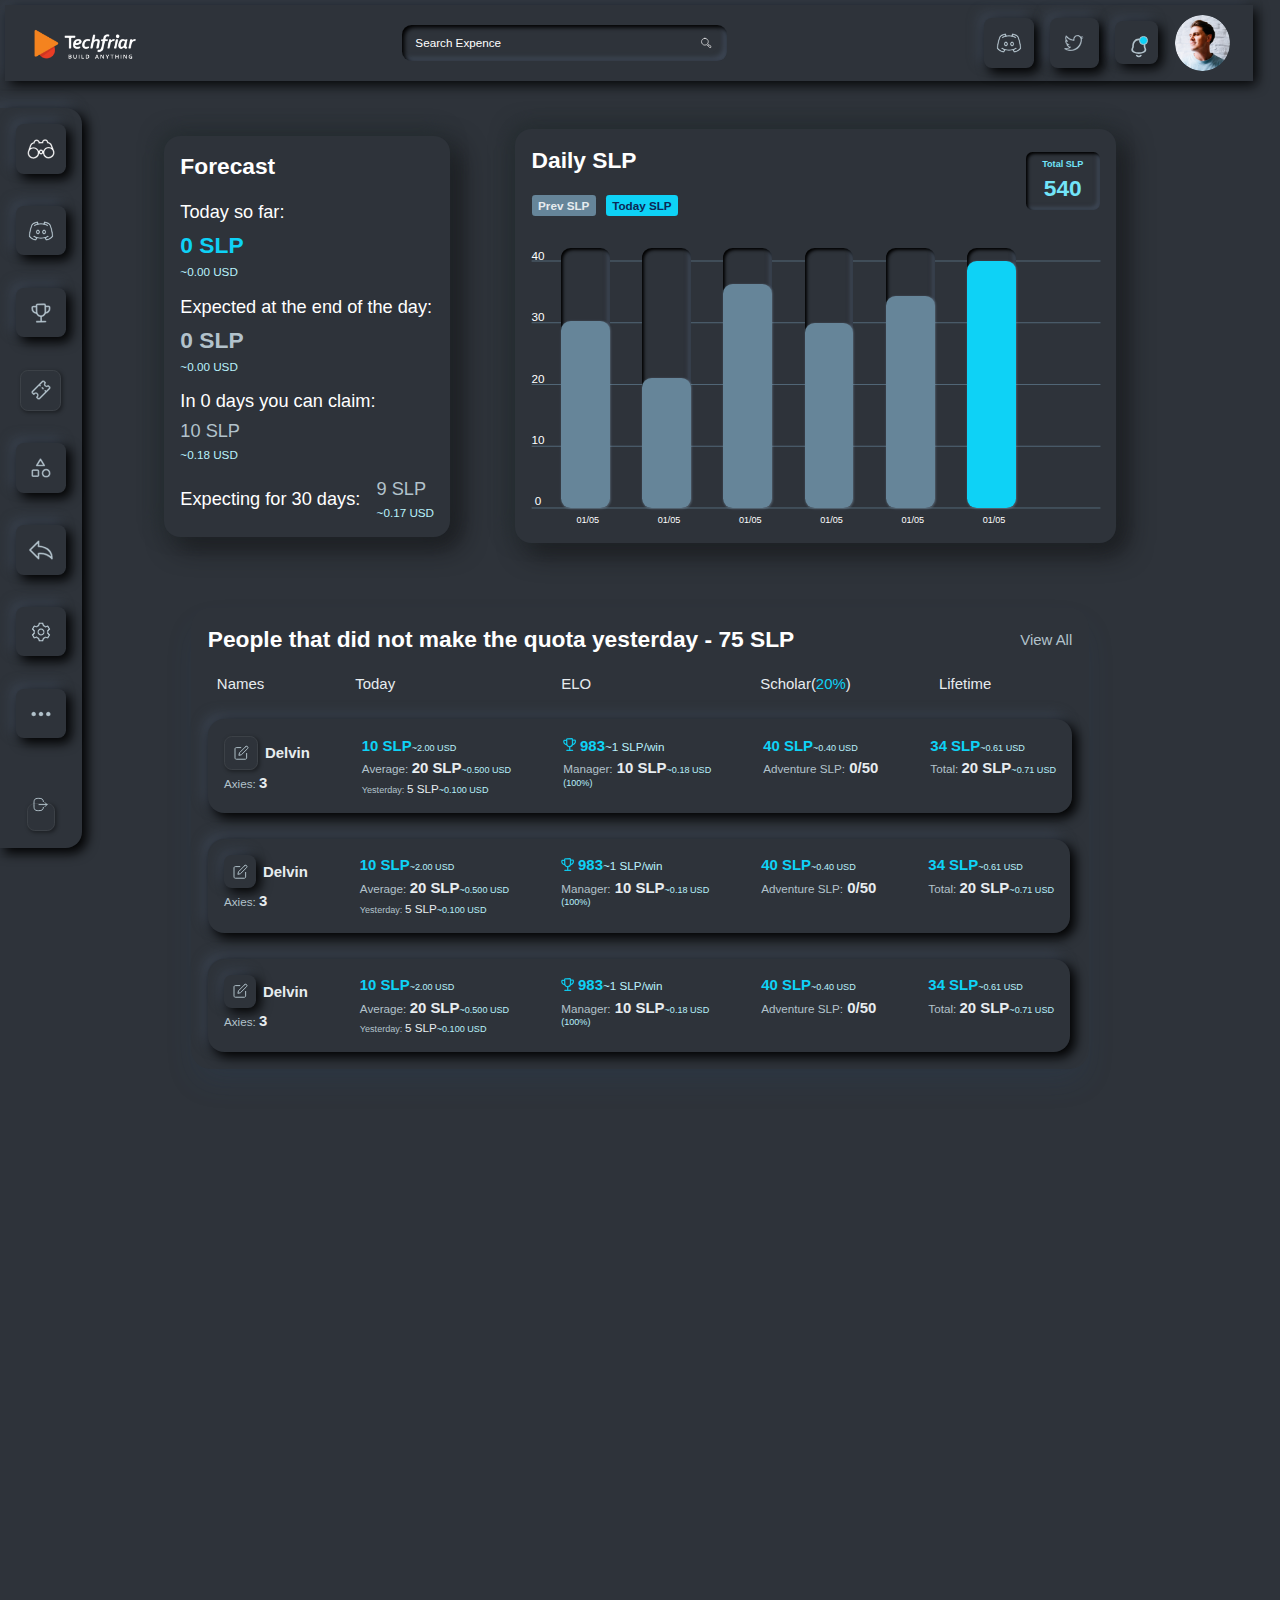
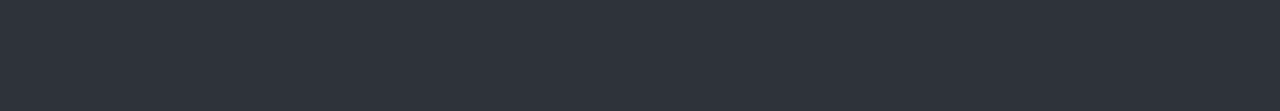
<file: page3.html>
<html>
    <head>
        <title>page3</title>
        <link rel="stylesheet" href="style/style3.css">
        <script type="text/javascript">
            function zoom() {
                document.body.style.zoom = "65%" 
            }
    </script>
    <style>
        .sidebarmenu {
          position: absolute;
          left: 0;
          top: 116px;
          width: 126px;
          height: 1274px;
          /* Add any other styles you want for the .sidebar-menu element */
        }
      </style>
    </head>
    <body onload="zoom()" style="background-color: #2e333a;">
        <div class="navbar">
            <div class="frame-33527">
              <img class="image-1" src="image/image 1.png" />
              <div class="search">
                <div class="search-expence">Search Expence</div>
                <div class="search-icon">
                  <svg
                    class="search2"
                    width="17"
                    height="16"
                    viewBox="0 0 17 16"
                    fill="none"
                    xmlns="http://www.w3.org/2000/svg"
                  >
                    <path
                      fill-rule="evenodd"
                      clip-rule="evenodd"
                      d="M5.98706 0.5C8.87103 0.5 11.2095 2.83785 11.2095 5.72241C11.2095 8.60696 8.87103 10.9448 5.98706 10.9448C3.1025 10.9448 0.764648 8.60696 0.764648 5.72241C0.764648 2.83785 3.1025 0.5 5.98706 0.5Z"
                      stroke="white"
                      stroke-linecap="round"
                      stroke-linejoin="round"
                    />
                    <path
                      fill-rule="evenodd"
                      clip-rule="evenodd"
                      d="M10.6323 10.7941C10.9811 10.3787 12.0159 10.6731 12.0159 10.6731C12.0159 10.6731 16.7629 12.2929 15.2851 14.2818C13.7935 16.2892 10.7529 12.1783 10.7529 12.1783C10.7529 12.1783 10.2833 11.2097 10.6323 10.7941Z"
                      stroke="white"
                      stroke-linecap="round"
                      stroke-linejoin="round"
                    />
                  </svg>
                </div>
              </div>
              <div class="frame-33526">
                <div class="new-m-t-btn">
                  <div class="discord">
                    <svg
                      class="frame-33563"
                      width="40"
                      height="40"
                      viewBox="0 0 40 40"
                      fill="none"
                      xmlns="http://www.w3.org/2000/svg"
                    >
                      <mask id="path-1-inside-1_3013_3495" fill="white">
                        <path
                          d="M15.4659 5L14.4069 5.12746C14.4069 5.12746 9.65573 5.64678 6.1859 8.43322H6.14522L6.10183 8.4739C5.32353 9.18983 4.98455 10.0698 4.44895 11.3566C3.81761 12.9048 3.28014 14.4896 2.83946 16.1024C1.83336 19.7403 1.01709 24.1471 1.01709 28.1783V28.5173L1.18658 28.8563C2.44217 31.0597 4.67133 32.463 6.73777 33.4325C8.80285 34.402 10.5886 34.9159 11.8225 34.958L12.6279 35L13.051 34.28L14.5344 31.6522C16.1073 32.0075 17.9188 32.2461 20.0001 32.2461C22.0815 32.2461 23.893 32.0075 25.4659 31.6522L26.9493 34.28L27.3737 35L28.1778 34.958C29.4117 34.9159 31.1974 34.402 33.2625 33.4325C35.3289 32.463 37.5581 31.0597 38.8137 28.8563L38.9832 28.5173V28.1783C38.9832 24.1471 38.1669 19.7403 37.1608 16.1024C36.7201 14.4896 36.1827 12.9048 35.5513 11.3566C35.0157 10.0685 34.6767 9.18983 33.8984 8.47525L33.8564 8.43186H33.813C30.3459 5.64678 25.5934 5.12746 25.5934 5.12746L24.5344 5L24.152 5.97492C24.152 5.97492 23.7601 6.96475 23.5174 8.09424C22.3517 7.9334 21.1768 7.84825 20.0001 7.83932C19.2747 7.83932 18.0205 7.88678 16.4828 8.09424C16.2388 6.96475 15.8469 5.97492 15.8469 5.97492L15.4659 5ZM13.6015 8.09424C13.6598 8.28407 13.7181 8.44814 13.771 8.60271C12.0178 9.03661 10.1479 9.6983 8.43268 10.7627L9.87268 13.0515C13.39 10.8685 18.4422 10.5512 20.0001 10.5512C21.5567 10.5512 26.6103 10.8685 30.1276 13.0515L31.5676 10.7627C29.8523 9.6983 27.9825 9.03661 26.2293 8.60136C26.2822 8.44814 26.3405 8.28407 26.3988 8.09288C27.6639 8.3478 30.0801 8.93085 32.0761 10.5092C32.0652 10.5146 32.5845 11.2983 33.051 12.4156C33.5283 13.5654 34.0571 15.0963 34.5344 16.8224C35.451 20.1322 36.171 24.1634 36.2293 27.7119C35.375 29.0149 33.7927 30.1905 32.1181 30.9756C31.0679 31.4719 29.9569 31.8275 28.8137 32.0332L28.1357 30.8902C28.5384 30.741 28.9357 30.5783 29.2801 30.4237C31.3669 29.5071 32.5005 28.5173 32.5005 28.5173L30.7201 26.4834C30.7201 26.4834 29.9581 27.1831 28.1778 27.9668C26.4001 28.7505 23.6815 29.5342 20.0001 29.5342C16.3188 29.5342 13.6015 28.7505 11.8225 27.9668C10.0422 27.1831 9.28014 26.4834 9.28014 26.4834L7.4998 28.5173C7.4998 28.5173 8.63336 29.5071 10.7201 30.4237C11.0645 30.5783 11.4618 30.7424 11.8645 30.8902L11.1866 32.0346C10.0428 31.8281 8.9313 31.4715 7.88082 30.9742C6.2076 30.1905 4.62387 29.0149 3.77234 27.7119C3.82929 24.1634 4.54929 20.1322 5.46726 16.8224C5.87289 15.3252 6.36778 13.8536 6.94929 12.4156C7.41573 11.2983 7.93505 10.5146 7.92421 10.5092C9.92014 8.93085 12.3364 8.3478 13.6015 8.09424ZM15.2544 17.3308C14.2062 17.3308 13.2788 17.9288 12.712 18.6868C12.1452 19.4447 11.8645 20.3763 11.8645 21.3986C11.8645 22.421 12.1452 23.3525 12.712 24.1105C13.2788 24.8685 14.2062 25.4664 15.2544 25.4664C16.3025 25.4664 17.23 24.8685 17.7967 24.1105C18.3635 23.3525 18.6442 22.421 18.6442 21.3986C18.6442 20.3763 18.3635 19.4447 17.7967 18.6868C17.23 17.9288 16.3025 17.3308 15.2544 17.3308ZM24.7459 17.3308C23.6978 17.3308 22.7703 17.9288 22.2035 18.6868C21.6367 19.4447 21.3561 20.3763 21.3561 21.3986C21.3561 22.421 21.6367 23.3525 22.2035 24.1105C22.7703 24.8685 23.6978 25.4664 24.7459 25.4664C25.794 25.4664 26.7215 24.8685 27.2883 24.1105C27.855 23.3525 28.1357 22.421 28.1357 21.3986C28.1357 20.3763 27.855 19.4447 27.2883 18.6868C26.7215 17.9288 25.794 17.3308 24.7459 17.3308ZM15.2544 20.0427C15.329 20.0427 15.4239 20.0698 15.5934 20.2976C15.7628 20.5241 15.9323 20.9214 15.9323 21.3986C15.9323 21.8759 15.7628 22.2732 15.5934 22.501C15.4239 22.7275 15.329 22.7546 15.2544 22.7546C15.1798 22.7546 15.0849 22.7275 14.9154 22.4997C14.6912 22.1766 14.5727 21.7919 14.5764 21.3986C14.5764 20.9214 14.7459 20.5241 14.9154 20.2963C15.0849 20.0698 15.1798 20.0427 15.2544 20.0427ZM24.7459 20.0427C24.8205 20.0427 24.9154 20.0698 25.0849 20.2976C25.2544 20.5241 25.4239 20.9214 25.4239 21.3986C25.4239 21.8759 25.2544 22.2732 25.0849 22.501C24.9154 22.7275 24.8205 22.7546 24.7459 22.7546C24.6713 22.7546 24.5764 22.7275 24.4069 22.4997C24.1827 22.1766 24.0642 21.7919 24.0679 21.3986C24.0679 20.9214 24.2374 20.5241 24.4069 20.2963C24.5764 20.0698 24.6713 20.0427 24.7459 20.0427Z"
                        />
                      </mask>
                      <path
                        d="M15.4659 5L14.4069 5.12746C14.4069 5.12746 9.65573 5.64678 6.1859 8.43322H6.14522L6.10183 8.4739C5.32353 9.18983 4.98455 10.0698 4.44895 11.3566C3.81761 12.9048 3.28014 14.4896 2.83946 16.1024C1.83336 19.7403 1.01709 24.1471 1.01709 28.1783V28.5173L1.18658 28.8563C2.44217 31.0597 4.67133 32.463 6.73777 33.4325C8.80285 34.402 10.5886 34.9159 11.8225 34.958L12.6279 35L13.051 34.28L14.5344 31.6522C16.1073 32.0075 17.9188 32.2461 20.0001 32.2461C22.0815 32.2461 23.893 32.0075 25.4659 31.6522L26.9493 34.28L27.3737 35L28.1778 34.958C29.4117 34.9159 31.1974 34.402 33.2625 33.4325C35.3289 32.463 37.5581 31.0597 38.8137 28.8563L38.9832 28.5173V28.1783C38.9832 24.1471 38.1669 19.7403 37.1608 16.1024C36.7201 14.4896 36.1827 12.9048 35.5513 11.3566C35.0157 10.0685 34.6767 9.18983 33.8984 8.47525L33.8564 8.43186H33.813C30.3459 5.64678 25.5934 5.12746 25.5934 5.12746L24.5344 5L24.152 5.97492C24.152 5.97492 23.7601 6.96475 23.5174 8.09424C22.3517 7.9334 21.1768 7.84825 20.0001 7.83932C19.2747 7.83932 18.0205 7.88678 16.4828 8.09424C16.2388 6.96475 15.8469 5.97492 15.8469 5.97492L15.4659 5ZM13.6015 8.09424C13.6598 8.28407 13.7181 8.44814 13.771 8.60271C12.0178 9.03661 10.1479 9.6983 8.43268 10.7627L9.87268 13.0515C13.39 10.8685 18.4422 10.5512 20.0001 10.5512C21.5567 10.5512 26.6103 10.8685 30.1276 13.0515L31.5676 10.7627C29.8523 9.6983 27.9825 9.03661 26.2293 8.60136C26.2822 8.44814 26.3405 8.28407 26.3988 8.09288C27.6639 8.3478 30.0801 8.93085 32.0761 10.5092C32.0652 10.5146 32.5845 11.2983 33.051 12.4156C33.5283 13.5654 34.0571 15.0963 34.5344 16.8224C35.451 20.1322 36.171 24.1634 36.2293 27.7119C35.375 29.0149 33.7927 30.1905 32.1181 30.9756C31.0679 31.4719 29.9569 31.8275 28.8137 32.0332L28.1357 30.8902C28.5384 30.741 28.9357 30.5783 29.2801 30.4237C31.3669 29.5071 32.5005 28.5173 32.5005 28.5173L30.7201 26.4834C30.7201 26.4834 29.9581 27.1831 28.1778 27.9668C26.4001 28.7505 23.6815 29.5342 20.0001 29.5342C16.3188 29.5342 13.6015 28.7505 11.8225 27.9668C10.0422 27.1831 9.28014 26.4834 9.28014 26.4834L7.4998 28.5173C7.4998 28.5173 8.63336 29.5071 10.7201 30.4237C11.0645 30.5783 11.4618 30.7424 11.8645 30.8902L11.1866 32.0346C10.0428 31.8281 8.9313 31.4715 7.88082 30.9742C6.2076 30.1905 4.62387 29.0149 3.77234 27.7119C3.82929 24.1634 4.54929 20.1322 5.46726 16.8224C5.87289 15.3252 6.36778 13.8536 6.94929 12.4156C7.41573 11.2983 7.93505 10.5146 7.92421 10.5092C9.92014 8.93085 12.3364 8.3478 13.6015 8.09424ZM15.2544 17.3308C14.2062 17.3308 13.2788 17.9288 12.712 18.6868C12.1452 19.4447 11.8645 20.3763 11.8645 21.3986C11.8645 22.421 12.1452 23.3525 12.712 24.1105C13.2788 24.8685 14.2062 25.4664 15.2544 25.4664C16.3025 25.4664 17.23 24.8685 17.7967 24.1105C18.3635 23.3525 18.6442 22.421 18.6442 21.3986C18.6442 20.3763 18.3635 19.4447 17.7967 18.6868C17.23 17.9288 16.3025 17.3308 15.2544 17.3308ZM24.7459 17.3308C23.6978 17.3308 22.7703 17.9288 22.2035 18.6868C21.6367 19.4447 21.3561 20.3763 21.3561 21.3986C21.3561 22.421 21.6367 23.3525 22.2035 24.1105C22.7703 24.8685 23.6978 25.4664 24.7459 25.4664C25.794 25.4664 26.7215 24.8685 27.2883 24.1105C27.855 23.3525 28.1357 22.421 28.1357 21.3986C28.1357 20.3763 27.855 19.4447 27.2883 18.6868C26.7215 17.9288 25.794 17.3308 24.7459 17.3308ZM15.2544 20.0427C15.329 20.0427 15.4239 20.0698 15.5934 20.2976C15.7628 20.5241 15.9323 20.9214 15.9323 21.3986C15.9323 21.8759 15.7628 22.2732 15.5934 22.501C15.4239 22.7275 15.329 22.7546 15.2544 22.7546C15.1798 22.7546 15.0849 22.7275 14.9154 22.4997C14.6912 22.1766 14.5727 21.7919 14.5764 21.3986C14.5764 20.9214 14.7459 20.5241 14.9154 20.2963C15.0849 20.0698 15.1798 20.0427 15.2544 20.0427ZM24.7459 20.0427C24.8205 20.0427 24.9154 20.0698 25.0849 20.2976C25.2544 20.5241 25.4239 20.9214 25.4239 21.3986C25.4239 21.8759 25.2544 22.2732 25.0849 22.501C24.9154 22.7275 24.8205 22.7546 24.7459 22.7546C24.6713 22.7546 24.5764 22.7275 24.4069 22.4997C24.1827 22.1766 24.0642 21.7919 24.0679 21.3986C24.0679 20.9214 24.2374 20.5241 24.4069 20.2963C24.5764 20.0698 24.6713 20.0427 24.7459 20.0427Z"
                        fill="#B2C2CB"
                        stroke="#2E333A"
                        stroke-width="0.8"
                        mask="url(#path-1-inside-1_3013_3495)"
                      />
                    </svg>
                  </div>
                </div>
                <div class="frame-33488">
                  <div class="twitter">
                    <svg
                      class="frame"
                      width="40"
                      height="40"
                      viewBox="0 0 40 40"
                      fill="none"
                      xmlns="http://www.w3.org/2000/svg"
                    >
                      <path
                        fill-rule="evenodd"
                        clip-rule="evenodd"
                        d="M18.6498 14.3632C18.6498 10.5842 21.7133 7.52075 25.4923 7.52075C27.7111 7.52075 29.4814 8.5689 30.6674 10.0919C31.9218 9.83475 33.1245 9.36954 34.2254 8.71551C33.7991 10.042 32.9067 11.1692 31.7133 11.8884L31.7177 11.895C32.8506 11.7581 33.9567 11.4535 35 10.9912L34.9978 10.9956C34.2604 12.1006 33.3348 13.0744 32.2669 13.8687C32.3238 14.256 32.3545 14.6433 32.3545 15.0284C32.3545 23.0963 26.2078 32.4793 14.9036 32.4793C11.5704 32.4822 8.30678 31.525 5.50314 29.7222C5.37115 29.6375 5.25891 29.5254 5.17404 29.3935C5.08917 29.2616 5.03364 29.113 5.01123 28.9577C4.98882 28.8025 5.00004 28.6443 5.04414 28.4938C5.08824 28.3433 5.16418 28.204 5.26682 28.0854C5.36442 27.9231 5.50674 27.7924 5.67673 27.709C5.84672 27.6255 6.03717 27.5929 6.22524 27.6149C8.22963 27.8513 10.2296 27.6062 11.9955 26.8359C11.1245 26.4511 10.3448 25.8864 9.70743 25.1789C9.0701 24.4715 8.5896 23.6372 8.29747 22.7309C8.24345 22.5623 8.23587 22.3823 8.27554 22.2098C8.3152 22.0373 8.40064 21.8786 8.52285 21.7506C7.80372 21.1195 7.2277 20.342 6.83334 19.4703C6.43898 18.5986 6.23539 17.6526 6.23619 16.6958V16.6215C6.23613 16.3925 6.31584 16.1707 6.46161 15.9942C6.60737 15.8177 6.81008 15.6975 7.03488 15.6543C6.53877 14.6969 6.28057 13.6341 6.28214 12.5558C6.28214 11.5317 6.2887 10.2407 7.00862 9.07656C7.08554 8.95323 7.1888 8.84846 7.311 8.76977C7.4332 8.69108 7.57131 8.64041 7.71541 8.62141C7.92435 8.55552 8.14827 8.55386 8.35816 8.61668C8.56805 8.67949 8.75426 8.80387 8.89265 8.97371C11.3319 11.9744 14.8207 13.9354 18.652 14.4595V14.3632H18.6498ZM14.9036 30.2911C12.3331 30.2749 8.90827 29.5001 8.89265 29.3935C8.87704 29.2868 13.5228 29.3935 15.5478 26.7024C15.6877 26.5164 15.6026 26.2994 15.5379 26.1066C15.4731 25.9137 15.3502 25.7457 15.1861 25.6255C15.022 25.5054 14.8247 25.439 14.6213 25.4355C13.8888 25.4223 13.1691 25.2401 12.5186 24.903C11.868 24.566 11.3041 24.0832 10.8708 23.4924C11.2865 23.4596 11.6935 23.3873 12.0874 23.2823C12.3021 23.2249 12.4911 23.0966 12.6236 22.9181C12.7561 22.7397 12.8244 22.5217 12.8173 22.2996C12.8102 22.0774 12.7281 21.8642 12.5845 21.6946C12.4409 21.525 12.2441 21.409 12.0261 21.3655C11.1937 21.1968 10.4213 20.8089 9.78889 20.2419C9.15647 19.6749 8.68692 18.9493 8.42876 18.1401C8.8664 18.2451 9.32373 18.3085 9.792 18.3239C10.006 18.3311 10.2165 18.2683 10.3916 18.1451C10.5668 18.0219 10.697 17.845 10.7625 17.6412C10.8281 17.4374 10.8254 17.2177 10.7549 17.0156C10.6844 16.8134 10.5499 16.6397 10.3719 16.5208C9.71892 16.0858 9.18352 15.4963 8.81323 14.8045C8.44294 14.1128 8.24924 13.3404 8.24932 12.5558C8.24932 12.1882 8.25589 11.8621 8.27777 11.5645C11.3397 14.6892 15.4664 16.5456 19.8358 16.7637C20.0045 16.7723 20.173 16.7417 20.3279 16.6743C20.4828 16.6069 20.62 16.5045 20.7287 16.3752C20.8375 16.2459 20.9148 16.0932 20.9546 15.929C20.9945 15.7648 20.9957 15.5936 20.9584 15.4289C20.7976 14.7456 20.7936 14.0349 20.9464 13.3498C21.0992 12.6647 21.405 12.0231 21.8409 11.4729C22.2768 10.9228 22.8315 10.4783 23.4634 10.1728C24.0953 9.86737 24.7882 9.70878 25.4901 9.70895C28.1903 9.70895 30.1641 12.2101 30.1641 15.0306C30.1641 22.1554 23.4634 30.3449 14.9036 30.2911Z"
                        fill="#B2C2CB"
                      />
                      <path
                        fill-rule="evenodd"
                        clip-rule="evenodd"
                        d="M18.6498 14.3632C18.6498 10.5842 21.7133 7.52075 25.4923 7.52075C27.7111 7.52075 29.4814 8.5689 30.6674 10.0919C31.9218 9.83475 33.1245 9.36954 34.2254 8.71551C33.7991 10.042 32.9067 11.1692 31.7133 11.8884L31.7177 11.895C32.8506 11.7581 33.9567 11.4535 35 10.9912L34.9978 10.9956C34.2604 12.1006 33.3348 13.0744 32.2669 13.8687C32.3238 14.256 32.3545 14.6433 32.3545 15.0284C32.3545 23.0963 26.2078 32.4793 14.9036 32.4793C11.5704 32.4822 8.30678 31.525 5.50314 29.7222C5.37115 29.6375 5.25891 29.5254 5.17404 29.3935C5.08917 29.2616 5.03364 29.113 5.01123 28.9577C4.98882 28.8025 5.00004 28.6443 5.04414 28.4938C5.08824 28.3433 5.16418 28.204 5.26682 28.0854C5.36442 27.9231 5.50674 27.7924 5.67673 27.709C5.84672 27.6255 6.03717 27.5929 6.22524 27.6149C8.22963 27.8513 10.2296 27.6062 11.9955 26.8359C11.1245 26.4511 10.3448 25.8864 9.70743 25.1789C9.0701 24.4715 8.5896 23.6372 8.29747 22.7309C8.24345 22.5623 8.23587 22.3823 8.27554 22.2098C8.3152 22.0373 8.40064 21.8786 8.52285 21.7506C7.80372 21.1195 7.2277 20.342 6.83334 19.4703C6.43898 18.5986 6.23539 17.6526 6.23619 16.6958V16.6215C6.23613 16.3925 6.31584 16.1707 6.46161 15.9942C6.60737 15.8177 6.81008 15.6975 7.03488 15.6543C6.53877 14.6969 6.28057 13.6341 6.28214 12.5558C6.28214 11.5317 6.2887 10.2407 7.00862 9.07656C7.08554 8.95323 7.1888 8.84846 7.311 8.76977C7.4332 8.69108 7.57131 8.64041 7.71541 8.62141C7.92435 8.55552 8.14827 8.55386 8.35816 8.61668C8.56805 8.67949 8.75426 8.80387 8.89265 8.97371C11.3319 11.9744 14.8207 13.9354 18.652 14.4595V14.3632H18.6498ZM14.9036 30.2911C12.3331 30.2749 8.90827 29.5001 8.89265 29.3935C8.87704 29.2868 13.5228 29.3935 15.5478 26.7024C15.6877 26.5164 15.6026 26.2994 15.5379 26.1066C15.4731 25.9137 15.3502 25.7457 15.1861 25.6255C15.022 25.5054 14.8247 25.439 14.6213 25.4355C13.8888 25.4223 13.1691 25.2401 12.5186 24.903C11.868 24.566 11.3041 24.0832 10.8708 23.4924C11.2865 23.4596 11.6935 23.3873 12.0874 23.2823C12.3021 23.2249 12.4911 23.0966 12.6236 22.9181C12.7561 22.7397 12.8244 22.5217 12.8173 22.2996C12.8102 22.0774 12.7281 21.8642 12.5845 21.6946C12.4409 21.525 12.2441 21.409 12.0261 21.3655C11.1937 21.1968 10.4213 20.8089 9.78889 20.2419C9.15647 19.6749 8.68692 18.9493 8.42876 18.1401C8.8664 18.2451 9.32373 18.3085 9.792 18.3239C10.006 18.3311 10.2165 18.2683 10.3916 18.1451C10.5668 18.0219 10.697 17.845 10.7625 17.6412C10.8281 17.4374 10.8254 17.2177 10.7549 17.0156C10.6844 16.8134 10.5499 16.6397 10.3719 16.5208C9.71892 16.0858 9.18352 15.4963 8.81323 14.8045C8.44294 14.1128 8.24924 13.3404 8.24932 12.5558C8.24932 12.1882 8.25589 11.8621 8.27777 11.5645C11.3397 14.6892 15.4664 16.5456 19.8358 16.7637C20.0045 16.7723 20.173 16.7417 20.3279 16.6743C20.4828 16.6069 20.62 16.5045 20.7287 16.3752C20.8375 16.2459 20.9148 16.0932 20.9546 15.929C20.9945 15.7648 20.9957 15.5936 20.9584 15.4289C20.7976 14.7456 20.7936 14.0349 20.9464 13.3498C21.0992 12.6647 21.405 12.0231 21.8409 11.4729C22.2768 10.9228 22.8315 10.4783 23.4634 10.1728C24.0953 9.86737 24.7882 9.70878 25.4901 9.70895C28.1903 9.70895 30.1641 12.2101 30.1641 15.0306C30.1641 22.1554 23.4634 30.3449 14.9036 30.2911Z"
                        stroke="#2E333A"
                        stroke-width="0.5"
                      />
                    </svg>
                  </div>
                </div>
                <div class="frame-33489">
                  <div class="notification">
                    <div class="frame-335262">
                      <div class="notification2">
                        <svg
                          class="group-33532"
                          width="21"
                          height="27"
                          viewBox="0 0 21 27"
                          fill="none"
                          xmlns="http://www.w3.org/2000/svg"
                        >
                          <path
                            fill-rule="evenodd"
                            clip-rule="evenodd"
                            d="M10.4569 0.492188C4.29904 0.492188 1.62348 6.06814 1.62348 9.75414C1.62348 12.5091 2.0229 11.6983 0.497972 15.059C-1.36421 19.848 6.12418 21.8054 10.4569 21.8054C14.7883 21.8054 22.2767 19.848 20.4159 15.059C18.8909 11.6983 19.2904 12.5091 19.2904 9.75414C19.2904 6.06814 16.6135 0.492188 10.4569 0.492188Z"
                            stroke="#B2C2CB"
                            stroke-width="2.5"
                            stroke-linecap="round"
                            stroke-linejoin="round"
                          />
                          <path
                            d="M13.6643 25.4854C11.8669 27.493 9.0631 27.5168 7.24854 25.4854"
                            stroke="#B2C2CB"
                            stroke-width="2.5"
                            stroke-linecap="round"
                            stroke-linejoin="round"
                          />
                        </svg>
                        </div>
                        <div class="ellipse-3"></div>
                      </div>
                    </div>
                  </div>
                  <img class="content" src="image/Content.png" />
                </div>
                
              </div>
            </div>
        </div>
        <div class="sidebar-menu sidebarmenu">
            <div class="frame-33577">
              <div class="menu">
                <div class="new-m-t-btn">
                  <div class="overview">
                    <svg
                      class="frame-33562"
                      width="40"
                      height="40"
                      viewBox="0 0 40 40"
                      fill="none"
                      xmlns="http://www.w3.org/2000/svg"
                    >
                      <path
                        d="M8.29177 9.71797L8.41648 9.68423L8.43701 9.55668C8.81702 7.19488 10.7586 5.35901 13.2212 5.31602C15.5451 5.27546 17.4616 6.85001 18.0649 8.99585L18.1066 9.14438L18.2609 9.14169L21.3583 9.08763L21.5124 9.08494L21.5491 8.93514C22.0783 6.76942 23.9388 5.12894 26.2627 5.08838C28.7253 5.0454 30.7298 6.81495 31.192 9.15824L31.2168 9.28434L31.3419 9.31411C33.7697 9.89205 35.8412 11.4256 36.8112 13.6307L36.8113 13.6338L36.8128 13.7205L36.877 13.7786L36.8836 13.7846L39.9851 22.0014L39.9847 22.0016L39.9899 22.013C40.4715 23.081 40.7474 24.2651 40.7691 25.5079C40.8549 30.4236 36.9116 34.507 31.9959 34.5928C27.5678 34.6701 23.8188 31.4793 23.056 27.2526L22.9873 26.8721L22.7165 27.148C22.0524 27.8242 21.149 28.2594 20.1447 28.2769C19.1403 28.2945 18.221 27.891 17.5353 27.2386L17.255 26.9719L17.1995 27.3548C16.5834 31.6057 12.9492 34.9253 8.52119 35.0026C3.60544 35.0884 -0.477931 31.1451 -0.563736 26.2294C-0.588118 24.8325 -0.273587 23.4989 0.284122 22.3052L0.288873 22.2951L0.292457 22.2844L2.88552 14.5878L2.92299 14.5872L2.96895 14.4556C3.83797 11.968 5.88953 10.3678 8.29177 9.71797ZM23.542 10.154L23.5613 11.2582L16.1363 11.3878L16.117 10.2836C16.1027 9.46117 15.8096 8.76097 15.3009 8.26973C14.7922 7.77849 14.0822 7.51002 13.2597 7.52438C12.4373 7.53874 11.7371 7.83181 11.2458 8.34051C10.7546 8.84921 10.4861 9.55921 10.5005 10.3817L10.518 11.3829L9.51756 11.5044L9.51723 11.5044C7.44253 11.7599 5.79831 13.0309 5.05187 15.137L5.03978 15.1711L5.04041 15.2073L5.04047 15.2107L4.1204 17.844L3.95791 18.3091L4.3986 18.0889C5.55053 17.5133 6.84319 17.1683 8.20948 17.1444C11.9362 17.0794 15.1677 19.3403 16.5597 22.5817L16.7112 22.9347L16.9135 22.6081C17.5573 21.5686 18.7115 20.8747 20.0151 20.852C21.32 20.8292 22.4977 21.4836 23.1762 22.4976L23.3898 22.8168L23.5288 22.4587C24.8055 19.1708 27.9561 16.7984 31.6841 16.7334C33.0664 16.7092 34.3808 17.0351 35.5644 17.5848L36.0061 17.79L35.836 17.3336L34.8095 14.5793L34.8089 14.5775C34.7991 14.5522 34.788 14.5303 34.7801 14.5152C34.7771 14.5095 34.7747 14.5049 34.7727 14.501C34.7685 14.4931 34.7657 14.4879 34.7628 14.4819C33.9514 12.6919 32.2 11.3202 30.1803 11.1438L30.18 11.1437L29.176 11.0573L29.1585 10.056C29.1442 9.23353 28.8511 8.53334 28.3424 8.04209C27.8337 7.55085 27.1237 7.28238 26.3012 7.29674C25.4788 7.3111 24.7786 7.60417 24.2873 8.11287C23.7961 8.62157 23.5276 9.33157 23.542 10.154ZM2.22427 23.3651L2.22426 23.3651L2.2233 23.3673C2.20167 23.418 2.19457 23.4703 2.1911 23.4958L2.19052 23.5001C2.18683 23.5267 2.18524 23.5336 2.18538 23.5336C1.84913 24.3529 1.62792 25.2341 1.64462 26.1908C1.70967 29.9176 4.7558 32.8593 8.48265 32.7942C12.2095 32.7292 15.1511 29.683 15.0861 25.9562C15.021 22.2293 11.9749 19.2877 8.24803 19.3528C5.53215 19.4002 3.24816 21.0437 2.22427 23.3651ZM38.5607 25.5464C38.4957 21.8196 35.4496 18.878 31.7227 18.943C27.9959 19.0081 25.0543 22.0542 25.1193 25.7811C25.1844 29.5079 28.2305 32.4495 31.9573 32.3845C35.6842 32.3194 38.6258 29.2733 38.5607 25.5464ZM21.584 24.5382C21.5693 23.6922 20.8996 23.0456 20.0537 23.0603C19.2077 23.0751 18.561 23.7447 18.5758 24.5907C18.5906 25.4367 19.2602 26.0834 20.1062 26.0686C20.9521 26.0538 21.5988 25.3842 21.584 24.5382Z"
                        fill="white"
                        stroke="#2E333A"
                        stroke-width="0.4"
                      />
                    </svg>
                  </div>
                </div>
                <div class="frame-33488">
                  <div class="discord">
                    <svg
                      class="frame-33563"
                      width="40"
                      height="40"
                      viewBox="0 0 40 40"
                      fill="none"
                      xmlns="http://www.w3.org/2000/svg"
                    >
                      <mask id="path-1-inside-1_3013_5193" fill="white">
                        <path
                          d="M15.4659 5L14.4069 5.12746C14.4069 5.12746 9.65573 5.64678 6.1859 8.43322H6.14522L6.10183 8.4739C5.32353 9.18983 4.98455 10.0698 4.44895 11.3566C3.81761 12.9048 3.28014 14.4896 2.83946 16.1024C1.83336 19.7403 1.01709 24.1471 1.01709 28.1783V28.5173L1.18658 28.8563C2.44217 31.0597 4.67133 32.463 6.73777 33.4325C8.80285 34.402 10.5886 34.9159 11.8225 34.958L12.6279 35L13.051 34.28L14.5344 31.6522C16.1073 32.0075 17.9188 32.2461 20.0001 32.2461C22.0815 32.2461 23.893 32.0075 25.4659 31.6522L26.9493 34.28L27.3737 35L28.1778 34.958C29.4117 34.9159 31.1974 34.402 33.2625 33.4325C35.3289 32.463 37.5581 31.0597 38.8137 28.8563L38.9832 28.5173V28.1783C38.9832 24.1471 38.1669 19.7403 37.1608 16.1024C36.7201 14.4896 36.1827 12.9048 35.5513 11.3566C35.0157 10.0685 34.6767 9.18983 33.8984 8.47525L33.8564 8.43186H33.813C30.3459 5.64678 25.5934 5.12746 25.5934 5.12746L24.5344 5L24.152 5.97492C24.152 5.97492 23.7601 6.96475 23.5174 8.09424C22.3517 7.9334 21.1768 7.84825 20.0001 7.83932C19.2747 7.83932 18.0205 7.88678 16.4828 8.09424C16.2388 6.96475 15.8469 5.97492 15.8469 5.97492L15.4659 5ZM13.6015 8.09424C13.6598 8.28407 13.7181 8.44814 13.771 8.60271C12.0178 9.03661 10.1479 9.6983 8.43268 10.7627L9.87268 13.0515C13.39 10.8685 18.4422 10.5512 20.0001 10.5512C21.5567 10.5512 26.6103 10.8685 30.1276 13.0515L31.5676 10.7627C29.8523 9.6983 27.9825 9.03661 26.2293 8.60136C26.2822 8.44814 26.3405 8.28407 26.3988 8.09288C27.6639 8.3478 30.0801 8.93085 32.0761 10.5092C32.0652 10.5146 32.5845 11.2983 33.051 12.4156C33.5283 13.5654 34.0571 15.0963 34.5344 16.8224C35.451 20.1322 36.171 24.1634 36.2293 27.7119C35.375 29.0149 33.7927 30.1905 32.1181 30.9756C31.0679 31.4719 29.9569 31.8275 28.8137 32.0332L28.1357 30.8902C28.5384 30.741 28.9357 30.5783 29.2801 30.4237C31.3669 29.5071 32.5005 28.5173 32.5005 28.5173L30.7201 26.4834C30.7201 26.4834 29.9581 27.1831 28.1778 27.9668C26.4001 28.7505 23.6815 29.5342 20.0001 29.5342C16.3188 29.5342 13.6015 28.7505 11.8225 27.9668C10.0422 27.1831 9.28014 26.4834 9.28014 26.4834L7.4998 28.5173C7.4998 28.5173 8.63336 29.5071 10.7201 30.4237C11.0645 30.5783 11.4618 30.7424 11.8645 30.8902L11.1866 32.0346C10.0428 31.8281 8.9313 31.4715 7.88082 30.9742C6.2076 30.1905 4.62387 29.0149 3.77234 27.7119C3.82929 24.1634 4.54929 20.1322 5.46726 16.8224C5.87289 15.3252 6.36778 13.8536 6.94929 12.4156C7.41573 11.2983 7.93505 10.5146 7.92421 10.5092C9.92014 8.93085 12.3364 8.3478 13.6015 8.09424ZM15.2544 17.3308C14.2062 17.3308 13.2788 17.9288 12.712 18.6868C12.1452 19.4447 11.8645 20.3763 11.8645 21.3986C11.8645 22.421 12.1452 23.3525 12.712 24.1105C13.2788 24.8685 14.2062 25.4664 15.2544 25.4664C16.3025 25.4664 17.23 24.8685 17.7967 24.1105C18.3635 23.3525 18.6442 22.421 18.6442 21.3986C18.6442 20.3763 18.3635 19.4447 17.7967 18.6868C17.23 17.9288 16.3025 17.3308 15.2544 17.3308ZM24.7459 17.3308C23.6978 17.3308 22.7703 17.9288 22.2035 18.6868C21.6367 19.4447 21.3561 20.3763 21.3561 21.3986C21.3561 22.421 21.6367 23.3525 22.2035 24.1105C22.7703 24.8685 23.6978 25.4664 24.7459 25.4664C25.794 25.4664 26.7215 24.8685 27.2883 24.1105C27.855 23.3525 28.1357 22.421 28.1357 21.3986C28.1357 20.3763 27.855 19.4447 27.2883 18.6868C26.7215 17.9288 25.794 17.3308 24.7459 17.3308ZM15.2544 20.0427C15.329 20.0427 15.4239 20.0698 15.5934 20.2976C15.7628 20.5241 15.9323 20.9214 15.9323 21.3986C15.9323 21.8759 15.7628 22.2732 15.5934 22.501C15.4239 22.7275 15.329 22.7546 15.2544 22.7546C15.1798 22.7546 15.0849 22.7275 14.9154 22.4997C14.6912 22.1766 14.5727 21.7919 14.5764 21.3986C14.5764 20.9214 14.7459 20.5241 14.9154 20.2963C15.0849 20.0698 15.1798 20.0427 15.2544 20.0427ZM24.7459 20.0427C24.8205 20.0427 24.9154 20.0698 25.0849 20.2976C25.2544 20.5241 25.4239 20.9214 25.4239 21.3986C25.4239 21.8759 25.2544 22.2732 25.0849 22.501C24.9154 22.7275 24.8205 22.7546 24.7459 22.7546C24.6713 22.7546 24.5764 22.7275 24.4069 22.4997C24.1827 22.1766 24.0642 21.7919 24.0679 21.3986C24.0679 20.9214 24.2374 20.5241 24.4069 20.2963C24.5764 20.0698 24.6713 20.0427 24.7459 20.0427Z"
                        />
                      </mask>
                      <path
                        d="M15.4659 5L14.4069 5.12746C14.4069 5.12746 9.65573 5.64678 6.1859 8.43322H6.14522L6.10183 8.4739C5.32353 9.18983 4.98455 10.0698 4.44895 11.3566C3.81761 12.9048 3.28014 14.4896 2.83946 16.1024C1.83336 19.7403 1.01709 24.1471 1.01709 28.1783V28.5173L1.18658 28.8563C2.44217 31.0597 4.67133 32.463 6.73777 33.4325C8.80285 34.402 10.5886 34.9159 11.8225 34.958L12.6279 35L13.051 34.28L14.5344 31.6522C16.1073 32.0075 17.9188 32.2461 20.0001 32.2461C22.0815 32.2461 23.893 32.0075 25.4659 31.6522L26.9493 34.28L27.3737 35L28.1778 34.958C29.4117 34.9159 31.1974 34.402 33.2625 33.4325C35.3289 32.463 37.5581 31.0597 38.8137 28.8563L38.9832 28.5173V28.1783C38.9832 24.1471 38.1669 19.7403 37.1608 16.1024C36.7201 14.4896 36.1827 12.9048 35.5513 11.3566C35.0157 10.0685 34.6767 9.18983 33.8984 8.47525L33.8564 8.43186H33.813C30.3459 5.64678 25.5934 5.12746 25.5934 5.12746L24.5344 5L24.152 5.97492C24.152 5.97492 23.7601 6.96475 23.5174 8.09424C22.3517 7.9334 21.1768 7.84825 20.0001 7.83932C19.2747 7.83932 18.0205 7.88678 16.4828 8.09424C16.2388 6.96475 15.8469 5.97492 15.8469 5.97492L15.4659 5ZM13.6015 8.09424C13.6598 8.28407 13.7181 8.44814 13.771 8.60271C12.0178 9.03661 10.1479 9.6983 8.43268 10.7627L9.87268 13.0515C13.39 10.8685 18.4422 10.5512 20.0001 10.5512C21.5567 10.5512 26.6103 10.8685 30.1276 13.0515L31.5676 10.7627C29.8523 9.6983 27.9825 9.03661 26.2293 8.60136C26.2822 8.44814 26.3405 8.28407 26.3988 8.09288C27.6639 8.3478 30.0801 8.93085 32.0761 10.5092C32.0652 10.5146 32.5845 11.2983 33.051 12.4156C33.5283 13.5654 34.0571 15.0963 34.5344 16.8224C35.451 20.1322 36.171 24.1634 36.2293 27.7119C35.375 29.0149 33.7927 30.1905 32.1181 30.9756C31.0679 31.4719 29.9569 31.8275 28.8137 32.0332L28.1357 30.8902C28.5384 30.741 28.9357 30.5783 29.2801 30.4237C31.3669 29.5071 32.5005 28.5173 32.5005 28.5173L30.7201 26.4834C30.7201 26.4834 29.9581 27.1831 28.1778 27.9668C26.4001 28.7505 23.6815 29.5342 20.0001 29.5342C16.3188 29.5342 13.6015 28.7505 11.8225 27.9668C10.0422 27.1831 9.28014 26.4834 9.28014 26.4834L7.4998 28.5173C7.4998 28.5173 8.63336 29.5071 10.7201 30.4237C11.0645 30.5783 11.4618 30.7424 11.8645 30.8902L11.1866 32.0346C10.0428 31.8281 8.9313 31.4715 7.88082 30.9742C6.2076 30.1905 4.62387 29.0149 3.77234 27.7119C3.82929 24.1634 4.54929 20.1322 5.46726 16.8224C5.87289 15.3252 6.36778 13.8536 6.94929 12.4156C7.41573 11.2983 7.93505 10.5146 7.92421 10.5092C9.92014 8.93085 12.3364 8.3478 13.6015 8.09424ZM15.2544 17.3308C14.2062 17.3308 13.2788 17.9288 12.712 18.6868C12.1452 19.4447 11.8645 20.3763 11.8645 21.3986C11.8645 22.421 12.1452 23.3525 12.712 24.1105C13.2788 24.8685 14.2062 25.4664 15.2544 25.4664C16.3025 25.4664 17.23 24.8685 17.7967 24.1105C18.3635 23.3525 18.6442 22.421 18.6442 21.3986C18.6442 20.3763 18.3635 19.4447 17.7967 18.6868C17.23 17.9288 16.3025 17.3308 15.2544 17.3308ZM24.7459 17.3308C23.6978 17.3308 22.7703 17.9288 22.2035 18.6868C21.6367 19.4447 21.3561 20.3763 21.3561 21.3986C21.3561 22.421 21.6367 23.3525 22.2035 24.1105C22.7703 24.8685 23.6978 25.4664 24.7459 25.4664C25.794 25.4664 26.7215 24.8685 27.2883 24.1105C27.855 23.3525 28.1357 22.421 28.1357 21.3986C28.1357 20.3763 27.855 19.4447 27.2883 18.6868C26.7215 17.9288 25.794 17.3308 24.7459 17.3308ZM15.2544 20.0427C15.329 20.0427 15.4239 20.0698 15.5934 20.2976C15.7628 20.5241 15.9323 20.9214 15.9323 21.3986C15.9323 21.8759 15.7628 22.2732 15.5934 22.501C15.4239 22.7275 15.329 22.7546 15.2544 22.7546C15.1798 22.7546 15.0849 22.7275 14.9154 22.4997C14.6912 22.1766 14.5727 21.7919 14.5764 21.3986C14.5764 20.9214 14.7459 20.5241 14.9154 20.2963C15.0849 20.0698 15.1798 20.0427 15.2544 20.0427ZM24.7459 20.0427C24.8205 20.0427 24.9154 20.0698 25.0849 20.2976C25.2544 20.5241 25.4239 20.9214 25.4239 21.3986C25.4239 21.8759 25.2544 22.2732 25.0849 22.501C24.9154 22.7275 24.8205 22.7546 24.7459 22.7546C24.6713 22.7546 24.5764 22.7275 24.4069 22.4997C24.1827 22.1766 24.0642 21.7919 24.0679 21.3986C24.0679 20.9214 24.2374 20.5241 24.4069 20.2963C24.5764 20.0698 24.6713 20.0427 24.7459 20.0427Z"
                        fill="#B2C2CB"
                        stroke="#2E333A"
                        stroke-width="0.8"
                        mask="url(#path-1-inside-1_3013_5193)"
                      />
                    </svg>
                  </div>
                </div>
                <div class="new-m-t-btn2">
                  <div class="tracker">
                    <svg
                      class="frame-33564"
                      width="40"
                      height="40"
                      viewBox="0 0 40 40"
                      fill="none"
                      xmlns="http://www.w3.org/2000/svg"
                    >
                      <path
                        d="M27.8787 8.19413L27.8831 8.44409L28.133 8.43972L31.4659 8.38155C33.1609 8.35196 34.573 9.7156 34.6025 11.4106L34.6316 13.077C34.7035 17.1963 31.6606 20.6138 27.6743 21.185L27.5312 21.2054L27.4776 21.3397C26.5016 23.7818 24.3509 25.6466 21.7262 26.2259L21.5265 26.2699L21.5301 26.4744L21.6203 31.6403L21.6246 31.8902L21.8746 31.8859L26.8738 31.7986C27.6562 31.7849 28.3014 32.408 28.315 33.1903C28.3287 33.9726 27.7056 34.6178 26.9233 34.6315L13.592 34.8642C12.8097 34.8778 12.1645 34.2548 12.1508 33.4725C12.1372 32.6902 12.7603 32.0449 13.5425 32.0313L18.5418 31.944L18.7917 31.9397L18.7874 31.6897L18.6972 26.5238L18.6936 26.3194L18.4926 26.2823C15.8493 25.795 13.6347 24.0064 12.5742 21.5998L12.5159 21.4675L12.3722 21.452C8.36836 21.0204 5.20802 17.7111 5.13612 13.5919L5.10703 11.9254C5.07745 10.2304 6.44108 8.81836 8.13609 8.78877L11.4689 8.7306L11.7189 8.72624L11.7145 8.47627C11.6848 6.77365 13.0409 5.36932 14.7436 5.3396L24.742 5.16507C26.4447 5.13535 27.849 6.4915 27.8787 8.19413ZM8.18553 11.6217L7.93557 11.626L7.93994 11.876L7.96902 13.5424C8.00878 15.8201 9.51396 17.7175 11.5528 18.4157L11.89 18.5311L11.8838 18.1748L11.7727 11.8091L11.7683 11.5591L11.5184 11.5635L8.18553 11.6217ZM14.793 8.1725L14.543 8.17686L14.5474 8.42682L14.7219 18.4253C14.7723 21.3129 17.1751 23.6333 20.0628 23.5829C22.9504 23.5325 25.2707 21.1297 25.2203 18.2421L25.0458 8.24357L25.0415 7.99361L24.7915 7.99798L14.793 8.1725ZM28.048 17.8926L28.0542 18.249L28.3872 18.1218C30.4004 17.3529 31.8385 15.4042 31.7987 13.1265L31.7696 11.4601L31.7653 11.2101L31.5153 11.2145L28.1825 11.2726L27.9325 11.277L27.9369 11.527L28.048 17.8926Z"
                        fill="#B2C2CB"
                        stroke="#2E333A"
                        stroke-width="0.5"
                      />
                    </svg>
                  </div>
                </div>
                <div class="frame-33490">
                  <div class="payments">
                    <svg
                      class="frame-33565"
                      width="40"
                      height="40"
                      viewBox="0 0 40 40"
                      fill="none"
                      xmlns="http://www.w3.org/2000/svg"
                    >
                      <path
                        d="M23.5664 7.6264L23.425 7.48499L23.2836 7.62641L19.1031 11.8069L18.9616 11.9484L19.1031 12.0898L19.5678 12.5545C19.5678 12.5545 19.5678 12.5545 19.5678 12.5545C20.0301 13.0169 20.0301 13.7665 19.5678 14.2288L19.7092 14.3702L19.5678 14.2288C19.1055 14.6911 18.3558 14.6911 17.8935 14.2288L17.8935 14.2288L17.4287 13.7641L17.2873 13.6227L17.1459 13.7641L7.62641 23.2836L7.48498 23.425L7.62641 23.5664L8.82312 24.7631L8.96095 24.9009L9.10227 24.7667C10.8013 23.153 13.4872 23.1793 15.154 24.8461L15.2954 24.7047L15.154 24.8461C16.8207 26.5128 16.8471 29.1988 15.2333 30.8977L15.099 31.039L15.2369 31.1769L16.4336 32.3737L16.575 32.5151L16.7164 32.3737L26.2359 22.8541L26.3773 22.7127L26.2359 22.5713L25.505 21.8403L25.505 21.8403C25.0426 21.378 25.0426 20.6283 25.505 20.166L25.505 20.166C25.9673 19.7037 26.717 19.7037 27.1793 20.166L27.9103 20.897L28.0517 21.0384L28.1931 20.897L32.3737 16.7164L32.5151 16.575L32.3737 16.4336L31.0598 15.1197L30.9525 15.0124L30.8202 15.0869C29.1674 16.0174 27.0345 15.7788 25.6278 14.3722C24.2212 12.9655 23.9826 10.8326 24.9132 9.17975L24.9876 9.04751L24.8803 8.94021L23.5664 7.6264ZM25.2407 5.9521L25.3821 5.81068L25.2407 5.95211L27.415 8.1263C27.8773 8.58864 27.8773 9.33827 27.415 9.80061L27.415 9.80062L27.3022 9.91341C26.5332 10.6823 26.5332 11.9289 27.3022 12.6979C28.071 13.4668 29.3177 13.4668 30.0866 12.6979L30.0866 12.6979L30.1994 12.585C30.6617 12.1227 31.4114 12.1227 31.8737 12.585L32.0151 12.4436L31.8737 12.5851L34.048 14.7593C35.0507 15.7621 35.0507 17.3879 34.0479 18.3908L18.3908 34.048C17.3879 35.0507 15.7621 35.0507 14.7593 34.0479L12.5851 31.8737L12.4436 32.0151L12.5851 31.8737C12.1227 31.4114 12.1227 30.6617 12.5851 30.1994L12.4436 30.058L12.5851 30.1994L13.4797 29.3048L13.3382 29.1634L13.4797 29.3048C14.2485 28.5359 14.2486 27.2892 13.4796 26.5204C12.7107 25.7515 11.4641 25.7515 10.6952 26.5204L9.80062 27.415C9.33828 27.8773 8.58865 27.8773 8.12631 27.415L5.9521 25.2407L5.81068 25.3821L5.9521 25.2407C4.9493 24.238 4.9493 22.612 5.9521 21.6093L5.81068 21.4679L5.9521 21.6093L21.6093 5.9521L21.4679 5.81068L21.6093 5.9521C22.612 4.9493 24.238 4.9493 25.2407 5.9521ZM21.0073 15.6683L21.0073 15.6683C21.4696 15.206 22.2193 15.206 22.6816 15.6683L24.0655 17.0522C24.5278 17.5146 24.5278 18.2642 24.0655 18.7265C23.6032 19.1888 22.8535 19.1888 22.3912 18.7265L21.0073 17.3426L21.0073 17.3426C20.5449 16.8802 20.5449 16.1307 21.0073 15.6683Z"
                        fill="#B2C2CB"
                        stroke="#2E333A"
                        stroke-width="0.4"
                      />
                    </svg>
                  </div>
                </div>
                <div class="frame-33491">
                  <div class="axies">
                    <svg
                      class="frame-33566"
                      width="40"
                      height="40"
                      viewBox="0 0 40 40"
                      fill="none"
                      xmlns="http://www.w3.org/2000/svg"
                    >
                      <path
                        d="M19.4271 9.46392L19.2143 9.11549L19.0007 9.46343L15.9507 14.4314L15.7169 14.8122H16.1638H22.2479H22.6936L22.4613 14.4319L19.4271 9.46392ZM20.3419 5.8827L20.5552 5.75234L20.3419 5.8827L26.1854 15.4449C26.7238 16.3259 26.0898 17.4565 25.0572 17.4565H13.3702C12.3377 17.4565 11.7036 16.3259 12.242 15.4449L18.0855 5.8827L17.8722 5.75234L18.0855 5.8827C18.601 5.0391 19.8264 5.0391 20.3419 5.8827ZM8.20873 24.5311H7.95873V24.7811V31.0697V31.3197H8.20873H14.4973H14.7473V31.0697V24.7811V24.5311H14.4973H8.20873ZM21.0358 27.9254C21.0358 24.1488 24.0839 21.1007 27.8605 21.1007C31.637 21.1007 34.6851 24.1488 34.6851 27.9254C34.6851 31.7019 31.637 34.75 27.8605 34.75C24.0839 34.75 21.0358 31.7019 21.0358 27.9254ZM23.6801 27.9254C23.6801 30.233 25.5529 32.1057 27.8605 32.1057C30.1681 32.1057 32.0408 30.233 32.0408 27.9254C32.0408 25.6177 30.1681 23.745 27.8605 23.745C25.5529 23.745 23.6801 25.6177 23.6801 27.9254ZM8.20873 33.9639C6.61026 33.9639 5.31445 32.6682 5.31445 31.0697V24.7811C5.31445 23.1826 6.61026 21.8868 8.20873 21.8868H14.4973C16.0958 21.8868 17.3916 23.1826 17.3916 24.7811V31.0697C17.3916 32.6682 16.0958 33.9639 14.4973 33.9639H8.20873Z"
                        fill="#B2C2CB"
                        stroke="#2E333A"
                        stroke-width="0.5"
                      />
                    </svg>
                  </div>
                </div>
                <div class="frame-33492">
                  <div class="share">
                    <svg
                      class="frame-33567"
                      width="40"
                      height="40"
                      viewBox="0 0 40 40"
                      fill="none"
                      xmlns="http://www.w3.org/2000/svg"
                    >
                      <path
                        d="M17.7731 12.5845V12.9037L18.0908 12.9331C20.8023 13.1838 25.8855 14.0328 30.2818 16.9153C34.6566 19.7837 38.3731 24.6774 38.3731 33.0909H38.373L38.3732 33.0988C38.3805 33.4232 38.2839 33.7414 38.0977 34.0071C37.9118 34.2724 37.6461 34.4714 37.3394 34.5753C37.0377 34.6734 36.7129 34.6749 36.4103 34.5795C36.1072 34.4839 35.8416 34.2959 35.6507 34.0418L35.6429 34.0314L35.6343 34.0216C33.653 31.7559 31.2023 29.9485 28.4524 28.7248C25.7033 27.5016 22.721 26.891 19.7124 26.9355H18.1231H17.7731V27.2855V33.0903C17.7717 33.3894 17.6822 33.6814 17.5159 33.9299C17.3495 34.1787 17.1134 34.3729 16.8372 34.4883C16.561 34.6036 16.2569 34.635 15.9629 34.5785C15.6695 34.5221 15.3992 34.3807 15.1857 34.1718C15.1852 34.1714 15.1848 34.171 15.1844 34.1706L2.07781 21.064L2.07679 21.063C1.93406 20.9214 1.82078 20.753 1.74348 20.5674C1.66617 20.3819 1.62637 20.1828 1.62637 19.9818C1.62637 19.7808 1.66617 19.5818 1.74348 19.3962C1.82078 19.2107 1.93406 19.0422 2.07679 18.9007L2.0778 18.8997L15.1859 5.79159C15.1861 5.79143 15.1862 5.79127 15.1864 5.79111C15.4698 5.51026 15.8521 5.35187 16.2511 5.35C16.6547 5.3502 17.0417 5.5106 17.3271 5.796C17.6126 6.08156 17.7731 6.46888 17.7731 6.87273V12.5845ZM19.7138 23.8526L19.7166 23.8526C24.9096 23.8272 29.9721 25.478 34.1519 28.5597L34.9357 29.1376L34.6991 28.193C33.2024 22.2156 28.9932 19.1349 24.9765 17.5563C20.9682 15.981 17.1207 15.8864 16.2503 15.8864C15.8465 15.8864 15.4592 15.7259 15.1736 15.4404C14.888 15.1548 14.7276 14.7675 14.7276 14.3636V11.386V10.5397L14.1298 11.1388L5.55274 19.7346L5.30607 19.9818L5.55274 20.229L14.1298 28.8249L14.7276 29.4239V28.5777V25.6L14.7276 25.5996C14.7271 25.2349 14.8575 24.8823 15.095 24.6056C15.3319 24.3297 15.6597 24.1477 16.019 24.0925C17.2437 23.9289 18.4782 23.8487 19.7138 23.8526Z"
                        fill="#B2C2CB"
                        stroke="#2E333A"
                        stroke-width="0.7"
                      />
                    </svg>
                  </div>
                </div>
                <div class="frame-33493">
                  <div class="settings">
                    <svg
                      class="frame"
                      width="40"
                      height="40"
                      viewBox="0 0 40 40"
                      fill="none"
                      xmlns="http://www.w3.org/2000/svg"
                    >
                      <mask id="path-1-inside-1_3013_4707" fill="white">
                        <path
                          d="M22.731 35H17.271C16.9289 35.0001 16.5971 34.8832 16.3305 34.6687C16.064 34.4543 15.8788 34.1552 15.8055 33.821L15.195 30.995C14.3806 30.6382 13.6084 30.1919 12.8925 29.6645L10.137 30.542C9.81089 30.646 9.45897 30.6353 9.13973 30.5117C8.82048 30.3881 8.55312 30.159 8.38205 29.8625L5.64605 25.136C5.47677 24.8392 5.41322 24.4937 5.46581 24.1561C5.5184 23.8185 5.68401 23.5087 5.93555 23.2775L8.07305 21.3275C7.97584 20.4442 7.97584 19.5528 8.07305 18.6695L5.93555 16.724C5.68365 16.4927 5.51782 16.1826 5.46522 15.8447C5.41262 15.5067 5.47638 15.161 5.64605 14.864L8.37605 10.1345C8.54712 9.83797 8.81448 9.60889 9.13373 9.48528C9.45297 9.36168 9.80489 9.35099 10.131 9.455L12.8865 10.3325C13.2525 10.0625 13.6335 9.8105 14.0265 9.5825C14.406 9.3695 14.796 9.176 15.195 9.0035L15.807 6.1805C15.8799 5.8463 16.0648 5.54703 16.3311 5.33232C16.5973 5.11761 16.929 5.00036 17.271 5H22.731C23.0731 5.00036 23.4048 5.11761 23.671 5.33232C23.9373 5.54703 24.1222 5.8463 24.195 6.1805L24.813 9.005C25.627 9.36185 26.3987 9.80809 27.114 10.3355L29.871 9.458C30.197 9.35437 30.5486 9.36526 30.8675 9.48884C31.1864 9.61243 31.4535 9.84129 31.6245 10.1375L34.3545 14.867C34.7025 15.4775 34.5825 16.25 34.065 16.7255L31.9275 18.6755C32.0247 19.5588 32.0247 20.4502 31.9275 21.3335L34.065 23.2835C34.5825 23.7605 34.7025 24.5315 34.3545 25.142L31.6245 29.8715C31.4535 30.168 31.1861 30.3971 30.8669 30.5207C30.5476 30.6443 30.1957 30.655 29.8695 30.551L27.114 29.6735C26.3987 30.2005 25.627 30.6463 24.813 31.0025L24.195 33.821C24.1219 34.1549 23.9369 34.4538 23.6706 34.6683C23.4044 34.8827 23.0729 34.9997 22.731 35ZM13.431 26.3435L14.661 27.2435C14.9385 27.4475 15.2265 27.635 15.5265 27.806C15.8085 27.9695 16.0965 28.1165 16.395 28.25L17.7945 28.8635L18.48 32H21.525L22.2105 28.862L23.61 28.2485C24.2205 27.9785 24.801 27.644 25.3395 27.2495L26.5695 26.3495L29.6325 27.3245L31.155 24.6875L28.7805 22.523L28.9485 21.005C29.0235 20.3405 29.0235 19.67 28.9485 19.007L28.7805 17.489L31.1565 15.32L29.6325 12.6815L26.571 13.6565L25.3395 12.7565C24.8007 12.36 24.2209 12.0226 23.61 11.75L22.2105 11.1365L21.525 8H18.48L17.79 11.138L16.395 11.75C15.7833 12.0179 15.2033 12.353 14.6655 12.749L13.434 13.649L10.374 12.674L8.84855 15.32L11.223 17.4815L11.055 19.001C10.98 19.6655 10.98 20.336 11.055 20.999L11.223 22.517L8.84855 24.6815L10.371 27.3185L13.431 26.3435ZM19.995 26C18.4037 26 16.8776 25.3679 15.7524 24.2426C14.6272 23.1174 13.995 21.5913 13.995 20C13.995 18.4087 14.6272 16.8826 15.7524 15.7574C16.8776 14.6321 18.4037 14 19.995 14C21.5863 14 23.1125 14.6321 24.2377 15.7574C25.3629 16.8826 25.995 18.4087 25.995 20C25.995 21.5913 25.3629 23.1174 24.2377 24.2426C23.1125 25.3679 21.5863 26 19.995 26ZM19.995 17C19.4076 17.0006 18.8332 17.1737 18.3432 17.4977C17.8532 17.8218 17.4691 18.2826 17.2386 18.8229C17.0081 19.3633 16.9414 19.9594 17.0466 20.5374C17.1518 21.1154 17.4244 21.6497 17.8306 22.0741C18.2368 22.4986 18.7586 22.7944 19.3314 22.925C19.9042 23.0555 20.5027 23.015 21.0526 22.8085C21.6026 22.602 22.0798 22.2386 22.4251 21.7633C22.7704 21.2881 22.9686 20.7219 22.995 20.135V20.735V20C22.995 19.2044 22.679 18.4413 22.1164 17.8787C21.5538 17.3161 20.7907 17 19.995 17Z"
                        />
                      </mask>
                      <path
                        d="M22.731 35H17.271C16.9289 35.0001 16.5971 34.8832 16.3305 34.6687C16.064 34.4543 15.8788 34.1552 15.8055 33.821L15.195 30.995C14.3806 30.6382 13.6084 30.1919 12.8925 29.6645L10.137 30.542C9.81089 30.646 9.45897 30.6353 9.13973 30.5117C8.82048 30.3881 8.55312 30.159 8.38205 29.8625L5.64605 25.136C5.47677 24.8392 5.41322 24.4937 5.46581 24.1561C5.5184 23.8185 5.68401 23.5087 5.93555 23.2775L8.07305 21.3275C7.97584 20.4442 7.97584 19.5528 8.07305 18.6695L5.93555 16.724C5.68365 16.4927 5.51782 16.1826 5.46522 15.8447C5.41262 15.5067 5.47638 15.161 5.64605 14.864L8.37605 10.1345C8.54712 9.83797 8.81448 9.60889 9.13373 9.48528C9.45297 9.36168 9.80489 9.35099 10.131 9.455L12.8865 10.3325C13.2525 10.0625 13.6335 9.8105 14.0265 9.5825C14.406 9.3695 14.796 9.176 15.195 9.0035L15.807 6.1805C15.8799 5.8463 16.0648 5.54703 16.3311 5.33232C16.5973 5.11761 16.929 5.00036 17.271 5H22.731C23.0731 5.00036 23.4048 5.11761 23.671 5.33232C23.9373 5.54703 24.1222 5.8463 24.195 6.1805L24.813 9.005C25.627 9.36185 26.3987 9.80809 27.114 10.3355L29.871 9.458C30.197 9.35437 30.5486 9.36526 30.8675 9.48884C31.1864 9.61243 31.4535 9.84129 31.6245 10.1375L34.3545 14.867C34.7025 15.4775 34.5825 16.25 34.065 16.7255L31.9275 18.6755C32.0247 19.5588 32.0247 20.4502 31.9275 21.3335L34.065 23.2835C34.5825 23.7605 34.7025 24.5315 34.3545 25.142L31.6245 29.8715C31.4535 30.168 31.1861 30.3971 30.8669 30.5207C30.5476 30.6443 30.1957 30.655 29.8695 30.551L27.114 29.6735C26.3987 30.2005 25.627 30.6463 24.813 31.0025L24.195 33.821C24.1219 34.1549 23.9369 34.4538 23.6706 34.6683C23.4044 34.8827 23.0729 34.9997 22.731 35ZM13.431 26.3435L14.661 27.2435C14.9385 27.4475 15.2265 27.635 15.5265 27.806C15.8085 27.9695 16.0965 28.1165 16.395 28.25L17.7945 28.8635L18.48 32H21.525L22.2105 28.862L23.61 28.2485C24.2205 27.9785 24.801 27.644 25.3395 27.2495L26.5695 26.3495L29.6325 27.3245L31.155 24.6875L28.7805 22.523L28.9485 21.005C29.0235 20.3405 29.0235 19.67 28.9485 19.007L28.7805 17.489L31.1565 15.32L29.6325 12.6815L26.571 13.6565L25.3395 12.7565C24.8007 12.36 24.2209 12.0226 23.61 11.75L22.2105 11.1365L21.525 8H18.48L17.79 11.138L16.395 11.75C15.7833 12.0179 15.2033 12.353 14.6655 12.749L13.434 13.649L10.374 12.674L8.84855 15.32L11.223 17.4815L11.055 19.001C10.98 19.6655 10.98 20.336 11.055 20.999L11.223 22.517L8.84855 24.6815L10.371 27.3185L13.431 26.3435ZM19.995 26C18.4037 26 16.8776 25.3679 15.7524 24.2426C14.6272 23.1174 13.995 21.5913 13.995 20C13.995 18.4087 14.6272 16.8826 15.7524 15.7574C16.8776 14.6321 18.4037 14 19.995 14C21.5863 14 23.1125 14.6321 24.2377 15.7574C25.3629 16.8826 25.995 18.4087 25.995 20C25.995 21.5913 25.3629 23.1174 24.2377 24.2426C23.1125 25.3679 21.5863 26 19.995 26ZM19.995 17C19.4076 17.0006 18.8332 17.1737 18.3432 17.4977C17.8532 17.8218 17.4691 18.2826 17.2386 18.8229C17.0081 19.3633 16.9414 19.9594 17.0466 20.5374C17.1518 21.1154 17.4244 21.6497 17.8306 22.0741C18.2368 22.4986 18.7586 22.7944 19.3314 22.925C19.9042 23.0555 20.5027 23.015 21.0526 22.8085C21.6026 22.602 22.0798 22.2386 22.4251 21.7633C22.7704 21.2881 22.9686 20.7219 22.995 20.135V20.735V20C22.995 19.2044 22.679 18.4413 22.1164 17.8787C21.5538 17.3161 20.7907 17 19.995 17Z"
                        fill="#B2C2CB"
                        stroke="#2E333A"
                        mask="url(#path-1-inside-1_3013_4707)"
                      />
                    </svg>
                  </div>
                </div>
                <div class="frame-33494">
                  <div class="faq">
                    <svg
                      class="frame-33568"
                      width="40"
                      height="40"
                      viewBox="0 0 40 40"
                      fill="none"
                      xmlns="http://www.w3.org/2000/svg"
                    >
                      <path
                        d="M5.2 20C5.2 18.048 6.79796 16.45 8.75 16.45C10.702 16.45 12.3 18.048 12.3 20C12.3 21.952 10.702 23.55 8.75 23.55C6.79796 23.55 5.2 21.952 5.2 20ZM27.7 20C27.7 18.048 29.298 16.45 31.25 16.45C33.202 16.45 34.8 18.048 34.8 20C34.8 21.952 33.202 23.55 31.25 23.55C29.298 23.55 27.7 21.952 27.7 20ZM16.45 20C16.45 18.048 18.048 16.45 20 16.45C21.952 16.45 23.55 18.048 23.55 20C23.55 21.952 21.952 23.55 20 23.55C18.048 23.55 16.45 21.952 16.45 20Z"
                        fill="#B2C2CB"
                        stroke="#2E333A"
                        stroke-width="0.4"
                      />
                    </svg>
                  </div>
                </div>
              </div>
              <div class="frame-33490">
                <div class="logout">
                  <div class="frame-33526">
                    <svg
                      class="logout2"
                      width="20"
                      height="20"
                      viewBox="0 0 20 20"
                      fill="none"
                      xmlns="http://www.w3.org/2000/svg"
                    >
                      <path
                        d="M19.9985 9.87624L7.66992 9.87624"
                        stroke="#B2C2CB"
                        stroke-width="1.5"
                        stroke-linecap="round"
                        stroke-linejoin="round"
                      />
                      <path
                        d="M17.002 12.8618L19.9999 9.87617L17.002 6.89053"
                        stroke="#B2C2CB"
                        stroke-width="1.5"
                        stroke-linecap="round"
                        stroke-linejoin="round"
                      />
                      <path
                        d="M14.438 14.4744C14.1001 18.1399 12.7281 19.4709 7.27081 19.4709C0.000212799 19.4709 0.000212799 17.1058 0.000212799 10C0.000212799 2.89428 0.000212799 0.529112 7.27081 0.529112C12.7281 0.529112 14.1001 1.86016 14.438 5.52566"
                        stroke="#B2C2CB"
                        stroke-width="1.5"
                        stroke-linecap="round"
                        stroke-linejoin="round"
                      />
                    </svg>
                  </div>
                </div>
              </div>
            </div>
        </div>
        <div class="frame-33544">
            <div class="frame-33546">
              <div class="forecast">
                <div class="frame-33521">
                  <div class="forecast2">Forecast</div>
                </div>
                <div class="frame-33528">
                  <div class="frame-33523">
                    <div class="frame-33522">
                      <div class="today-so-far">Today so far:</div>
                    </div>
                    <div class="frame-33514">
                      <div class="_0-slp">0 SLP</div>
                      <div class="_0-00-usd">~0.00 USD</div>
                    </div>
                  </div>
                  <div class="frame-33524">
                    <div class="frame-335222">
                      <div class="expected-at-the-end-of-the-day">
                        Expected at the end of the day:
                      </div>
                    </div>
                    <div class="frame-33514">
                      <div class="_0-slp2">0 SLP</div>
                      <div class="_0-00-usd">~0.00 USD</div>
                    </div>
                  </div>
                  <div class="frame-33525">
                    <div class="frame-335222">
                      <div class="in-0-days-you-can-claim">In 0 days you can claim:</div>
                    </div>
                    <div class="frame-33514">
                      <div class="_10-slp">10 SLP</div>
                      <div class="_0-18-usd">~0.18 USD</div>
                    </div>
                  </div>
                  <div class="frame-33526">
                    <div class="frame-335222">
                      <div class="expecting-for-30-days">Expecting for 30 days:</div>
                    </div>
                    <div class="frame-33514">
                      <div class="_9-slp">9 SLP</div>
                      <div class="_0-17-usd">~0.17 USD</div>
                    </div>
                  </div>
                </div>
              </div>
              <div class="daily-slp">
                <div class="heading">
                  <div class="title">
                    <div class="daily-slp2">Daily SLP</div>
                    <div class="frame-33548">
                      <div class="category-icon">
                        <div class="prev-slp">Prev SLP</div>
                      </div>
                      <div class="category-icon2">
                        <div class="today-slp">Today SLP</div>
                      </div>
                    </div>
                  </div>
                  <div class="frame-33503">
                    <div class="total-slp">Total SLP</div>
                    <div class="_540">540</div>
                  </div>
                </div>
                <div class="chart">
                  <svg
                    class="chart-line"
                    width="874"
                    height="380"
                    viewBox="0 0 874 380"
                    fill="none"
                    xmlns="http://www.w3.org/2000/svg"
                  >
                    <path d="M874 0H437H0" stroke="#668599" stroke-linecap="round" />
                    <path d="M874 95H437H0" stroke="#668599" stroke-linecap="round" />
                    <path d="M874 190H437H0" stroke="#668599" stroke-linecap="round" />
                    <path d="M874 285H437H0" stroke="#668599" stroke-linecap="round" />
                    <path d="M874 380H437H0" stroke="#668599" stroke-linecap="round" />
                  </svg>
          
                  <div class="frame-33550">
                    <div class="chart2">
                      <div class="frame-33502">
                        <div class="_40">40</div>
                        <div class="_30">30</div>
                        <div class="_20">20</div>
                        <div class="_10">10</div>
                        <div class="_0">0</div>
                      </div>
                      <div class="frame-335032">
                        <div class="group-33531">
                          <div class="frame-33576"></div>
                          <div class="rectangle-19"></div>
                        </div>
                        <div class="group-33530">
                          <div class="frame-33575"></div>
                          <div class="rectangle-17"></div>
                        </div>
                        <div class="group-33529">
                          <div class="frame-33574"></div>
                          <div class="rectangle-18"></div>
                        </div>
                        <div class="group-33528">
                          <div class="frame-33573"></div>
                          <div class="rectangle-20"></div>
                        </div>
                        <div class="group-33527">
                          <div class="frame-33572"></div>
                          <div class="rectangle-14"></div>
                        </div>
                        <div class="group-33526">
                          <div class="frame-33571"></div>
                          <div class="rectangle-15"></div>
                        </div>
                      </div>
                    </div>
                    <div class="day">
                      <div class="frame-33549">
                        <div class="_01-05">01/05</div>
                      </div>
                      <div class="frame-335502">
                        <div class="_01-05">01/05</div>
                      </div>
                      <div class="frame-33551">
                        <div class="_01-05">01/05</div>
                      </div>
                      <div class="frame-33552">
                        <div class="_01-05">01/05</div>
                      </div>
                      <div class="frame-33553">
                        <div class="_01-05">01/05</div>
                      </div>
                      <div class="frame-33554">
                        <div class="_01-05">01/05</div>
                      </div>
                    </div>
                  </div>
                </div>
              </div>
            </div>
            <div class="activities">
              <div class="frame-335212">
                <div class="people-that-did-not-make-the-quota-yesterday-75-slp">
                  People that did not make the quota yesterday - 75 SLP
                </div>
                <div class="view-all">View All</div>
              </div>
              <div class="frame-335232">
                <div class="frame-335142">
                  <div class="frame-33626">
                    <div class="names">Names</div>
                    <div class="today">Today</div>
                    <div class="elo">ELO</div>
                    <div class="scholar-20">
                      <span
                        ><span class="scholar-20-span">Scholar(</span
                        ><span class="scholar-20-span2">20%</span
                        ><span class="scholar-20-span3">)</span></span
                      >
                    </div>
                    <div class="lifetime">Lifetime</div>
                  </div>
                </div>
                <div class="home-section">
                  <div class="frame-33535">
                    <div class="frame-335242">
                      <div class="frame-33490">
                        <div class="edit">
                          <div class="frame-335262">
                            <svg
                              class="group"
                              width="20"
                              height="21"
                              viewBox="0 0 20 21"
                              fill="none"
                              xmlns="http://www.w3.org/2000/svg"
                            >
                              <path
                                d="M8.94579 2.46289H1.98795C1.46072 2.46289 0.955072 2.67234 0.582258 3.04515C0.209444 3.41796 0 3.92361 0 4.45084V18.3665C0 18.8938 0.209444 19.3994 0.582258 19.7722C0.955072 20.145 1.46072 20.3545 1.98795 20.3545H15.9036C16.4309 20.3545 16.9365 20.145 17.3093 19.7722C17.6821 19.3994 17.8916 18.8938 17.8916 18.3665V11.4087"
                                stroke="#B2C2CB"
                                stroke-width="1.5"
                                stroke-linecap="round"
                                stroke-linejoin="round"
                              />
                              <path
                                d="M16.4006 0.97207C16.7961 0.576642 17.3324 0.354492 17.8916 0.354492C18.4508 0.354492 18.9871 0.576642 19.3826 0.97207C19.778 1.3675 20.0001 1.90382 20.0001 2.46304C20.0001 3.02226 19.778 3.55857 19.3826 3.954L9.93978 13.3968L5.96387 14.3908L6.95784 10.4149L16.4006 0.97207Z"
                                stroke="#B2C2CB"
                                stroke-width="1.5"
                                stroke-linecap="round"
                                stroke-linejoin="round"
                              />
                            </svg>
                          </div>
                        </div>
                      </div>
                      <div class="delvin">Delvin</div>
                    </div>
                    <div class="axies-3">
                      <span
                        ><span class="axies-3-span">Axies:</span
                        ><span class="axies-3-span2"> </span
                        ><span class="axies-3-span3">3</span></span
                      >
                    </div>
                  </div>
                  <div class="frame-33529">
                    <div class="_10-slp-2-00-usd">
                      <span
                        ><span class="_10-slp-2-00-usd-span">10 SLP</span
                        ><span class="_10-slp-2-00-usd-span2">~2.00 USD</span></span
                      >
                    </div>
                    <div class="average-20-slp-0-500-usd">
                      <span
                        ><span class="average-20-slp-0-500-usd-span">Average:</span
                        ><span class="average-20-slp-0-500-usd-span2"> </span
                        ><span class="average-20-slp-0-500-usd-span3">20 SLP</span
                        ><span class="average-20-slp-0-500-usd-span4"
                          >~0.500 USD</span
                        ></span
                      >
                    </div>
                    <div class="yesterday-5-slp-0-100-usd">
                      <span
                        ><span class="yesterday-5-slp-0-100-usd-span">Yesterday:</span
                        ><span class="yesterday-5-slp-0-100-usd-span2"> </span
                        ><span class="yesterday-5-slp-0-100-usd-span3">5 SLP</span
                        ><span class="yesterday-5-slp-0-100-usd-span4"
                          >~0.100 USD</span
                        ></span
                      >
                    </div>
                  </div>
                  <div class="frame-33536">
                    <div class="frame-33534">
                      <svg
                        class="vector3"
                        width="21"
                        height="21"
                        viewBox="0 0 21 21"
                        fill="none"
                        xmlns="http://www.w3.org/2000/svg"
                      >
                        <path
                          d="M15.492 2.48291L15.4937 2.58289L15.5937 2.58115L17.8156 2.54237C18.9824 2.522 19.9542 3.46041 19.9745 4.62723L19.9939 5.73817C20.0425 8.51904 17.9882 10.8252 15.2985 11.2106L15.2413 11.2188L15.2198 11.2725C14.5611 12.9208 13.1097 14.1794 11.338 14.5703L11.2582 14.588L11.2596 14.6697L11.3197 18.1137L11.3214 18.2136L11.4214 18.2119L14.7543 18.1537C15.3126 18.144 15.7731 18.5887 15.7829 19.147C15.7926 19.7054 15.3479 20.1659 14.7895 20.1756L5.90201 20.3308C5.34368 20.3405 4.88316 19.8958 4.87341 19.3375C4.86366 18.7791 5.30839 18.3186 5.86672 18.3089L9.19955 18.2507L9.29953 18.2489L9.29779 18.149L9.23767 14.705L9.23624 14.6233L9.15582 14.6084C7.37159 14.2795 5.87712 13.0724 5.1613 11.4481L5.13798 11.3952L5.08051 11.389C2.37895 11.0977 0.245483 8.86459 0.196943 6.08373L0.177551 4.97278C0.157184 3.80597 1.0956 2.83421 2.26241 2.81385L4.4843 2.77506L4.58428 2.77332L4.58254 2.67333C4.56208 1.50144 5.4955 0.534853 6.6674 0.514397L13.333 0.398048C14.505 0.377592 15.4715 1.31101 15.492 2.48291ZM2.2977 4.83576L2.19772 4.83751L2.19947 4.93749L2.21886 6.04843C2.24484 7.53721 3.22872 8.77844 4.56301 9.23537L4.69788 9.28155L4.69539 9.13902L4.62132 4.89522L4.61957 4.79523L4.51959 4.79698L2.2977 4.83576ZM6.70269 2.53631L6.6027 2.53806L6.60445 2.63804L6.7208 9.30369C6.75376 11.192 8.32526 12.7095 10.2135 12.6766C12.1018 12.6436 13.6194 11.0721 13.5864 9.18385L13.4701 2.5182L13.4683 2.41822L13.3683 2.41996L6.70269 2.53631ZM15.6048 8.94859L15.6073 9.09113L15.7405 9.04026C17.058 8.53705 17.998 7.26224 17.972 5.77346L17.9526 4.66252L17.9509 4.56253L17.8509 4.56428L15.629 4.60306L15.529 4.60481L15.5308 4.70479L15.6048 8.94859Z"
                          fill="#0ED2F6"
                          stroke="#2E333A"
                          stroke-width="0.2"
                        />
                      </svg>
          
                      <div class="_983-1-slp-win">
                        <span
                          ><span class="_983-1-slp-win-span">983</span
                          ><span class="_983-1-slp-win-span2">~1 SLP/win</span></span
                        >
                      </div>
                    </div>
                    <div class="manager-10-slp-0-18-usd-100">
                      <span
                        ><span class="manager-10-slp-0-18-usd-100-span">Manager:</span
                        ><span class="manager-10-slp-0-18-usd-100-span2"> </span
                        ><span class="manager-10-slp-0-18-usd-100-span3">10 SLP</span
                        ><span class="manager-10-slp-0-18-usd-100-span4"
                          >~0.18 USD<br />(100%)</span
                        ></span
                      >
                    </div>
                  </div>
                  <div class="frame-33529">
                    <div class="_40-slp-0-40-usd">
                      <span
                        ><span class="_40-slp-0-40-usd-span">40 SLP</span
                        ><span class="_40-slp-0-40-usd-span2">~0.40 USD</span></span
                      >
                    </div>
                    <div class="adventure-slp-0-50">
                      <span
                        ><span class="adventure-slp-0-50-span">Adventure SLP:</span
                        ><span class="adventure-slp-0-50-span2"> 0/50</span></span
                      >
                    </div>
                  </div>
                  <div class="frame-33529">
                    <div class="_34-slp-0-61-usd">
                      <span
                        ><span class="_34-slp-0-61-usd-span">34 SLP</span
                        ><span class="_34-slp-0-61-usd-span2">~0.61 USD</span></span
                      >
                    </div>
                    <div class="total-20-slp-0-71-usd">
                      <span
                        ><span class="total-20-slp-0-71-usd-span">Total:</span
                        ><span class="total-20-slp-0-71-usd-span2"> </span
                        ><span class="total-20-slp-0-71-usd-span3">20 SLP</span
                        ><span class="total-20-slp-0-71-usd-span4">~0.71 USD</span></span
                      >
                    </div>
                  </div>
                </div>
                <div class="home-section">
                  <div class="frame-33535">
                    <div class="frame-335242">
                      <div class="frame-334902">
                        <div class="edit">
                          <div class="frame-335262">
                            <svg
                              class="group2"
                              width="20"
                              height="21"
                              viewBox="0 0 20 21"
                              fill="none"
                              xmlns="http://www.w3.org/2000/svg"
                            >
                              <path
                                d="M8.94579 2.46289H1.98795C1.46072 2.46289 0.955072 2.67234 0.582258 3.04515C0.209444 3.41796 0 3.92361 0 4.45084V18.3665C0 18.8938 0.209444 19.3994 0.582258 19.7722C0.955072 20.145 1.46072 20.3545 1.98795 20.3545H15.9036C16.4309 20.3545 16.9365 20.145 17.3093 19.7722C17.6821 19.3994 17.8916 18.8938 17.8916 18.3665V11.4087"
                                stroke="#B2C2CB"
                                stroke-width="1.5"
                                stroke-linecap="round"
                                stroke-linejoin="round"
                              />
                              <path
                                d="M16.4006 0.97207C16.7961 0.576642 17.3324 0.354492 17.8916 0.354492C18.4508 0.354492 18.9871 0.576642 19.3826 0.97207C19.778 1.3675 20.0001 1.90382 20.0001 2.46304C20.0001 3.02226 19.778 3.55857 19.3826 3.954L9.93978 13.3968L5.96387 14.3908L6.95784 10.4149L16.4006 0.97207Z"
                                stroke="#B2C2CB"
                                stroke-width="1.5"
                                stroke-linecap="round"
                                stroke-linejoin="round"
                              />
                            </svg>
                          </div>
                        </div>
                      </div>
                      <div class="delvin">Delvin</div>
                    </div>
                    <div class="axies-3">
                      <span
                        ><span class="axies-3-span4">Axies:</span
                        ><span class="axies-3-span5"> </span
                        ><span class="axies-3-span6">3</span></span
                      >
                    </div>
                  </div>
                  <div class="frame-33529">
                    <div class="_10-slp-2-00-usd">
                      <span
                        ><span class="_10-slp-2-00-usd-span3">10 SLP</span
                        ><span class="_10-slp-2-00-usd-span4">~2.00 USD</span></span
                      >
                    </div>
                    <div class="average-20-slp-0-500-usd">
                      <span
                        ><span class="average-20-slp-0-500-usd-span5">Average:</span
                        ><span class="average-20-slp-0-500-usd-span6"> </span
                        ><span class="average-20-slp-0-500-usd-span7">20 SLP</span
                        ><span class="average-20-slp-0-500-usd-span8"
                          >~0.500 USD</span
                        ></span
                      >
                    </div>
                    <div class="yesterday-5-slp-0-100-usd">
                      <span
                        ><span class="yesterday-5-slp-0-100-usd-span5">Yesterday:</span
                        ><span class="yesterday-5-slp-0-100-usd-span6"> </span
                        ><span class="yesterday-5-slp-0-100-usd-span7">5 SLP</span
                        ><span class="yesterday-5-slp-0-100-usd-span8"
                          >~0.100 USD</span
                        ></span
                      >
                    </div>
                  </div>
                  <div class="frame-33536">
                    <div class="frame-33534">
                      <svg
                        class="vector6"
                        width="21"
                        height="21"
                        viewBox="0 0 21 21"
                        fill="none"
                        xmlns="http://www.w3.org/2000/svg"
                      >
                        <path
                          d="M15.492 2.48291L15.4937 2.58289L15.5937 2.58115L17.8156 2.54237C18.9824 2.522 19.9542 3.46041 19.9745 4.62723L19.9939 5.73817C20.0425 8.51904 17.9882 10.8252 15.2985 11.2106L15.2413 11.2188L15.2198 11.2725C14.5611 12.9208 13.1097 14.1794 11.338 14.5703L11.2582 14.588L11.2596 14.6697L11.3197 18.1137L11.3214 18.2136L11.4214 18.2119L14.7543 18.1537C15.3126 18.144 15.7731 18.5887 15.7829 19.147C15.7926 19.7054 15.3479 20.1659 14.7895 20.1756L5.90201 20.3308C5.34368 20.3405 4.88316 19.8958 4.87341 19.3375C4.86366 18.7791 5.30839 18.3186 5.86672 18.3089L9.19955 18.2507L9.29953 18.2489L9.29779 18.149L9.23767 14.705L9.23624 14.6233L9.15582 14.6084C7.37159 14.2795 5.87712 13.0724 5.1613 11.4481L5.13798 11.3952L5.08051 11.389C2.37895 11.0977 0.245483 8.86459 0.196943 6.08373L0.177551 4.97278C0.157184 3.80597 1.0956 2.83421 2.26241 2.81385L4.4843 2.77506L4.58428 2.77332L4.58254 2.67333C4.56208 1.50144 5.4955 0.534853 6.6674 0.514397L13.333 0.398048C14.505 0.377592 15.4715 1.31101 15.492 2.48291ZM2.2977 4.83576L2.19772 4.83751L2.19947 4.93749L2.21886 6.04843C2.24484 7.53721 3.22872 8.77844 4.56301 9.23537L4.69788 9.28155L4.69539 9.13902L4.62132 4.89522L4.61957 4.79523L4.51959 4.79698L2.2977 4.83576ZM6.70269 2.53631L6.6027 2.53806L6.60445 2.63804L6.7208 9.30369C6.75376 11.192 8.32526 12.7095 10.2135 12.6766C12.1018 12.6436 13.6194 11.0721 13.5864 9.18385L13.4701 2.5182L13.4683 2.41822L13.3683 2.41996L6.70269 2.53631ZM15.6048 8.94859L15.6073 9.09113L15.7405 9.04026C17.058 8.53705 17.998 7.26224 17.972 5.77346L17.9526 4.66252L17.9509 4.56253L17.8509 4.56428L15.629 4.60306L15.529 4.60481L15.5308 4.70479L15.6048 8.94859Z"
                          fill="#0ED2F6"
                          stroke="#2E333A"
                          stroke-width="0.2"
                        />
                      </svg>
          
                      <div class="_983-1-slp-win">
                        <span
                          ><span class="_983-1-slp-win-span3">983</span
                          ><span class="_983-1-slp-win-span4">~1 SLP/win</span></span
                        >
                      </div>
                    </div>
                    <div class="manager-10-slp-0-18-usd-100">
                      <span
                        ><span class="manager-10-slp-0-18-usd-100-span5">Manager:</span
                        ><span class="manager-10-slp-0-18-usd-100-span6"> </span
                        ><span class="manager-10-slp-0-18-usd-100-span7">10 SLP</span
                        ><span class="manager-10-slp-0-18-usd-100-span8"
                          >~0.18 USD<br />(100%)</span
                        ></span
                      >
                    </div>
                  </div>
                  <div class="frame-33529">
                    <div class="_40-slp-0-40-usd">
                      <span
                        ><span class="_40-slp-0-40-usd-span3">40 SLP</span
                        ><span class="_40-slp-0-40-usd-span4">~0.40 USD</span></span
                      >
                    </div>
                    <div class="adventure-slp-0-50">
                      <span
                        ><span class="adventure-slp-0-50-span3">Adventure SLP:</span
                        ><span class="adventure-slp-0-50-span4"> 0/50</span></span
                      >
                    </div>
                  </div>
                  <div class="frame-33529">
                    <div class="_34-slp-0-61-usd">
                      <span
                        ><span class="_34-slp-0-61-usd-span3">34 SLP</span
                        ><span class="_34-slp-0-61-usd-span4">~0.61 USD</span></span
                      >
                    </div>
                    <div class="total-20-slp-0-71-usd">
                      <span
                        ><span class="total-20-slp-0-71-usd-span5">Total:</span
                        ><span class="total-20-slp-0-71-usd-span6"> </span
                        ><span class="total-20-slp-0-71-usd-span7">20 SLP</span
                        ><span class="total-20-slp-0-71-usd-span8">~0.71 USD</span></span
                      >
                    </div>
                  </div>
                </div>
                <div class="home-section">
                  <div class="frame-33535">
                    <div class="frame-335242">
                      <div class="frame-334902">
                        <div class="edit">
                          <div class="frame-335262">
                            <svg
                              class="group3"
                              width="20"
                              height="21"
                              viewBox="0 0 20 21"
                              fill="none"
                              xmlns="http://www.w3.org/2000/svg"
                            >
                              <path
                                d="M8.94579 2.46289H1.98795C1.46072 2.46289 0.955072 2.67234 0.582258 3.04515C0.209444 3.41796 0 3.92361 0 4.45084V18.3665C0 18.8938 0.209444 19.3994 0.582258 19.7722C0.955072 20.145 1.46072 20.3545 1.98795 20.3545H15.9036C16.4309 20.3545 16.9365 20.145 17.3093 19.7722C17.6821 19.3994 17.8916 18.8938 17.8916 18.3665V11.4087"
                                stroke="#B2C2CB"
                                stroke-width="1.5"
                                stroke-linecap="round"
                                stroke-linejoin="round"
                              />
                              <path
                                d="M16.4006 0.97207C16.7961 0.576642 17.3324 0.354492 17.8916 0.354492C18.4508 0.354492 18.9871 0.576642 19.3826 0.97207C19.778 1.3675 20.0001 1.90382 20.0001 2.46304C20.0001 3.02226 19.778 3.55857 19.3826 3.954L9.93978 13.3968L5.96387 14.3908L6.95784 10.4149L16.4006 0.97207Z"
                                stroke="#B2C2CB"
                                stroke-width="1.5"
                                stroke-linecap="round"
                                stroke-linejoin="round"
                              />
                            </svg>
                          </div>
                        </div>
                      </div>
                      <div class="delvin">Delvin</div>
                    </div>
                    <div class="axies-3">
                      <span
                        ><span class="axies-3-span7">Axies:</span
                        ><span class="axies-3-span8"> </span
                        ><span class="axies-3-span9">3</span></span
                      >
                    </div>
                  </div>
                  <div class="frame-33529">
                    <div class="_10-slp-2-00-usd">
                      <span
                        ><span class="_10-slp-2-00-usd-span5">10 SLP</span
                        ><span class="_10-slp-2-00-usd-span6">~2.00 USD</span></span
                      >
                    </div>
                    <div class="average-20-slp-0-500-usd">
                      <span
                        ><span class="average-20-slp-0-500-usd-span9">Average:</span
                        ><span class="average-20-slp-0-500-usd-span10"> </span
                        ><span class="average-20-slp-0-500-usd-span11">20 SLP</span
                        ><span class="average-20-slp-0-500-usd-span12"
                          >~0.500 USD</span
                        ></span
                      >
                    </div>
                    <div class="yesterday-5-slp-0-100-usd">
                      <span
                        ><span class="yesterday-5-slp-0-100-usd-span9">Yesterday:</span
                        ><span class="yesterday-5-slp-0-100-usd-span10"> </span
                        ><span class="yesterday-5-slp-0-100-usd-span11">5 SLP</span
                        ><span class="yesterday-5-slp-0-100-usd-span12"
                          >~0.100 USD</span
                        ></span
                      >
                    </div>
                  </div>
                  <div class="frame-33536">
                    <div class="frame-33534">
                      <svg
                        class="vector9"
                        width="21"
                        height="21"
                        viewBox="0 0 21 21"
                        fill="none"
                        xmlns="http://www.w3.org/2000/svg"
                      >
                        <path
                          d="M15.492 2.48291L15.4937 2.58289L15.5937 2.58115L17.8156 2.54237C18.9824 2.522 19.9542 3.46041 19.9745 4.62723L19.9939 5.73817C20.0425 8.51904 17.9882 10.8252 15.2985 11.2106L15.2413 11.2188L15.2198 11.2725C14.5611 12.9208 13.1097 14.1794 11.338 14.5703L11.2582 14.588L11.2596 14.6697L11.3197 18.1137L11.3214 18.2136L11.4214 18.2119L14.7543 18.1537C15.3126 18.144 15.7731 18.5887 15.7829 19.147C15.7926 19.7054 15.3479 20.1659 14.7895 20.1756L5.90201 20.3308C5.34368 20.3405 4.88316 19.8958 4.87341 19.3375C4.86366 18.7791 5.30839 18.3186 5.86672 18.3089L9.19955 18.2507L9.29953 18.2489L9.29779 18.149L9.23767 14.705L9.23624 14.6233L9.15582 14.6084C7.37159 14.2795 5.87712 13.0724 5.1613 11.4481L5.13798 11.3952L5.08051 11.389C2.37895 11.0977 0.245483 8.86459 0.196943 6.08373L0.177551 4.97278C0.157184 3.80597 1.0956 2.83421 2.26241 2.81385L4.4843 2.77506L4.58428 2.77332L4.58254 2.67333C4.56208 1.50144 5.4955 0.534853 6.6674 0.514397L13.333 0.398048C14.505 0.377592 15.4715 1.31101 15.492 2.48291ZM2.2977 4.83576L2.19772 4.83751L2.19947 4.93749L2.21886 6.04843C2.24484 7.53721 3.22872 8.77844 4.56301 9.23537L4.69788 9.28155L4.69539 9.13902L4.62132 4.89522L4.61957 4.79523L4.51959 4.79698L2.2977 4.83576ZM6.70269 2.53631L6.6027 2.53806L6.60445 2.63804L6.7208 9.30369C6.75376 11.192 8.32526 12.7095 10.2135 12.6766C12.1018 12.6436 13.6194 11.0721 13.5864 9.18385L13.4701 2.5182L13.4683 2.41822L13.3683 2.41996L6.70269 2.53631ZM15.6048 8.94859L15.6073 9.09113L15.7405 9.04026C17.058 8.53705 17.998 7.26224 17.972 5.77346L17.9526 4.66252L17.9509 4.56253L17.8509 4.56428L15.629 4.60306L15.529 4.60481L15.5308 4.70479L15.6048 8.94859Z"
                          fill="#0ED2F6"
                          stroke="#2E333A"
                          stroke-width="0.2"
                        />
                      </svg>
          
                      <div class="_983-1-slp-win">
                        <span
                          ><span class="_983-1-slp-win-span5">983</span
                          ><span class="_983-1-slp-win-span6">~1 SLP/win</span></span
                        >
                      </div>
                    </div>
                    <div class="manager-10-slp-0-18-usd-100">
                      <span
                        ><span class="manager-10-slp-0-18-usd-100-span9">Manager:</span
                        ><span class="manager-10-slp-0-18-usd-100-span10"> </span
                        ><span class="manager-10-slp-0-18-usd-100-span11">10 SLP</span
                        ><span class="manager-10-slp-0-18-usd-100-span12"
                          >~0.18 USD<br />(100%)</span
                        ></span
                      >
                    </div>
                  </div>
                  <div class="frame-33529">
                    <div class="_40-slp-0-40-usd">
                      <span
                        ><span class="_40-slp-0-40-usd-span5">40 SLP</span
                        ><span class="_40-slp-0-40-usd-span6">~0.40 USD</span></span
                      >
                    </div>
                    <div class="adventure-slp-0-50">
                      <span
                        ><span class="adventure-slp-0-50-span5">Adventure SLP:</span
                        ><span class="adventure-slp-0-50-span6"> 0/50</span></span
                      >
                    </div>
                  </div>
                  <div class="frame-33529">
                    <div class="_34-slp-0-61-usd">
                      <span
                        ><span class="_34-slp-0-61-usd-span5">34 SLP</span
                        ><span class="_34-slp-0-61-usd-span6">~0.61 USD</span></span
                      >
                    </div>
                    <div class="total-20-slp-0-71-usd">
                      <span
                        ><span class="total-20-slp-0-71-usd-span9">Total:</span
                        ><span class="total-20-slp-0-71-usd-span10"> </span
                        ><span class="total-20-slp-0-71-usd-span11">20 SLP</span
                        ><span class="total-20-slp-0-71-usd-span12">~0.71 USD</span></span
                      >
                    </div>
                  </div>
                </div>
              </div>
            </div>
        </div>
          
    </body>
</html>
</file>
<file: style/style1.css>
.landing-page, .landing-page * {
  box-sizing: border-box;
  }
.landing-page {
 background: var(--darkcolour, #2e333a);
  width: 1920px;
  height: 1390px;
  position: relative;
 }
 body{
  background-color: #2e333a;
 }
 .navbar {
  background: var(--darkcolour, #2e333a);
   padding: 30px 80px 30px 80px;
   display: flex;
   flex-direction: column;
   gap: 0px;
   align-items: center;
   justify-content: center;
   width: 1920px;
   position: sticky;
   left: 0px;
  top: 0px;
  }

.frame-33527 {
  display: flex;
   flex-direction: row;
   align-items: center;
   justify-content: space-between;
   align-self: stretch;
   flex-shrink: 0;
   position: relative;
  }

.image-1 {
  flex-shrink: 0;
   width: 200px;
   height: 60.81px;
   position: relative;
  }

.frame-33589 {
  display: flex;
   flex-direction: row;
   gap: 70px;
   align-items: center;
   justify-content: flex-start;
   flex-shrink: 0;
   position: relative;
  }

.button3 {
  background: var(--darkcolour, #2e333a);
   border-radius: 12px;
   border-style: solid;
   border-color: transparent;
   border-width: 1px;
   padding: 10px 40px 10px 40px;
   display: flex;
   flex-direction: row;
   gap: 10px;
   align-items: center;
   justify-content: center;
   flex-shrink: 0;
   position: relative;
   box-shadow: var(--new-mt-nav-box-shadow, 6.22px 6.22px 18.67px 0px rgba(0, 0, 0, 1.00), -6.22px -6.22px 18.67px 0px rgba(59, 68, 81, 1.00));
   overflow: hidden;
  }

.sign-in {
  color: var(--blue-grey, #b2c2cb);
   text-align: center;
   font: 600 27px/130% 'Poppins', sans-serif;
   position: relative;
   display: flex;
  align-items: center;
  justify-content: center;
  text-decoration: none;
}

.new-m-t-btn {
  background: var(--darkcolour, #2e333a);
   border-radius: 12px;
   padding: 18px;
   display: flex;
   flex-direction: column;
   gap: 0px;
   align-items: flex-start;
   justify-content: center;
   flex-shrink: 0;
   position: relative;
   box-shadow: var(--new-mt-nav-box-shadow, 6.22px 6.22px 18.67px 0px rgba(0, 0, 0, 1.00), -6.22px -6.22px 18.67px 0px rgba(59, 68, 81, 1.00));
  }

.discord {
  display: flex;
   flex-direction: row;
   gap: 10px;
   align-items: center;
   justify-content: flex-start;
   flex-shrink: 0;
   position: relative;
  }

.frame-33563 {
  display: flex;
   flex-direction: column;
   gap: 0px;
   align-items: center;
   justify-content: center;
   flex-shrink: 0;
   position: relative;
   overflow: visible;
  }
.frame-33540 {
 background: var(--darkcolour, #2e333a);
  padding: 50px 0px 0px 0px;
  display: flex;
  flex-direction: column;
  gap: 10px;
  align-items: flex-start;
  justify-content: flex-start;
  width: 1920px 807px;
  position: absolute;
  left: 0px;
 top: 146px;
  overflow: hidden;
 }

.group-33540 {
 flex-shrink: 0;
  width: 2420px;
  height: 2220px;
  position: static;
 }

.screens {
 width: 2420px;
  height: 1539px;
  position: static;
 }

.group-33538 {
 width: 1828.88px;
  height: 1065.23px;
  position: static;
 }

.dashboard-1 {
 width: 590.02px;
  height: 544.63px;
  position: absolute;
  left: calc(50% - 2.1px);
 top: calc(50% - 616.52px);
  transform-origin: 0 0;
  transform: rotate(-45deg) scale(1.125, 0.857);
 }

.chat-bot {
 width: 590.92px;
  height: 571.86px;
  position: absolute;
  left: calc(50% - -904.25px);
 top: calc(50% - 630.45px);
  transform-origin: 0 0;
  transform: rotate(45deg) scale(1.125, 0.857);
 }

.boards {
 width: 590.92px;
  height: 544.63px;
  position: absolute;
  left: calc(50% - 21.23px);
 top: calc(50% - 596.77px);
  transform-origin: 0 0;
  transform: rotate(45deg) scale(1.125, 0.857);
 }

.gradient {
 background: linear-gradient(180deg, rgba(0, 0, 0, 0.00) 0%,rgba(14, 14, 14, 1.00) 59.89583134651184%,rgba(14, 14, 14, 0.00) 100%);
  width: 2420px;
  height: 1139px;
  position: absolute;
  left: 0px;
 top: 561px;
 }

.group-33539 {
 width: 1920px;
  height: 1136.66px;
  position: static;
 }

.content-rows {
 padding: 20px;
  display: flex;
  flex-direction: row;
  gap: 80px;
  align-items: center;
  justify-content: center;
  width: 1920px;
  position: absolute;
  left: 0px;
 top: 973px;
  overflow: hidden;
 }

.text-block {
 display: flex;
  flex-direction: column;
  gap: 0px;
  align-items: flex-start;
  justify-content: flex-start;
  flex-shrink: 0;
  position: relative;
  overflow: hidden;
 }

.headline {
 display: flex;
  flex-direction: row;
  gap: 0px;
  align-items: center;
  justify-content: center;
  flex-shrink: 0;
  position: relative;
  overflow: hidden;
 }

.ic-round-restaurant-menu {
 padding: 19px 3px 19px 3px;
  display: flex;
  flex-direction: column;
  gap: 10px;
  align-items: flex-start;
  justify-content: flex-start;
  flex-shrink: 0;
  position: relative;
  overflow: visible;
 }

.title {
 padding: 10px;
  display: flex;
  flex-direction: row;
  gap: 10px;
  align-items: center;
  justify-content: flex-start;
  flex-shrink: 0;
  position: relative;
  overflow: hidden;
 }

.a-single-source-of-truth {
 color: var(--lighttext, #ffffff);
  text-align: left;
  font: var(--poppins-semi-bold-23, 600 23px/130% 'Poppins', sans-serif);
  position: relative;
 }

.paragraphe {
 padding: 10px;
  display: flex;
  flex-direction: row;
  gap: 10px;
  align-items: center;
  justify-content: flex-start;
  flex-shrink: 0;
  position: relative;
  overflow: hidden;
 }

.when-you-add-work-to-your-slate-calendar-we-automatically-calculate-useful-insights {
 color: var(--lighttext, #ffffff);
  text-align: left;
  font: var(--poppins-18-medium, 500 18px/130% 'Poppins', sans-serif);
  position: relative;
 }

.mdi-alien-outline {
 padding: 15px 2px 15px 2px;
  display: flex;
  flex-direction: row;
  gap: 10px;
  align-items: center;
  justify-content: flex-start;
  flex-shrink: 0;
  position: relative;
  overflow: visible;
 }

.intuitive-interface {
 color: var(--lighttext, #ffffff);
  text-align: left;
  font: var(--poppins-semi-bold-23, 600 23px/130% 'Poppins', sans-serif);
  position: relative;
 }

.mdi-all-inclusive {
 padding: 17px 0px 17px 0px;
  display: flex;
  flex-direction: column;
  gap: 10px;
  align-items: center;
  justify-content: flex-start;
  flex-shrink: 0;
  position: relative;
  overflow: visible;
 }

.or-with-rules {
 color: var(--lighttext, #ffffff);
  text-align: left;
  font: var(--poppins-semi-bold-23, 600 23px/130% 'Poppins', sans-serif);
  position: relative;
 }

.frame-181 {
 background: var(--darkcolour, #2e333a);
  border-radius: 25px;
  padding: 40px;
  display: flex;
  flex-direction: column;
  gap: 70px;
  align-items: flex-start;
  justify-content: flex-start;
  position: absolute;
  left: 190px;
 top: 50px;
  box-shadow: var(--new-mt-components-box-shadow, -7px -7px 30px 0px rgba(38, 46, 50, 1.00), 14px 14px 40px 0px rgba(16, 16, 18, 0.75));
 }

.hero-content {
 display: flex;
  flex-direction: column;
  gap: 40px;
  align-items: flex-start;
  justify-content: flex-start;
  flex-shrink: 0;
  position: relative;
 }

.year-s-end-is-neither-an-end-nor-a-beginning-but-a-going-on {
 color: #ffffff;
  text-align: left;
  font: var(--poppins-69-medium, 500 69px/130% 'Poppins', sans-serif);
  position: relative;
  width: 969px;
 }

.join-us-to-celebrate-the-last-night-of-the-year-across-the-country {
 color: #ffffff;
  text-align: left;
  font: var(--poppins-28-medium, 500 28px/130% 'Poppins', sans-serif);
  position: relative;
  width: 536px;
 }

.frame-33590 {
 display: flex;
  flex-direction: column;
  gap: 70px;
  align-items: flex-start;
  justify-content: flex-start;
  flex-shrink: 0;
  position: relative;
 }

.button {
 background: var(--darkcolour, #2e333a);
  border-radius: 12px;
  border-style: solid;
  border-color: #0ed2f6;
  border-width: 1px;
  padding: 20px 40px 20px 40px;
  display: flex;
  flex-direction: row;
  gap: 10px;
  align-items: center;
  justify-content: center;
  flex-shrink: 0;
  position: relative;
  box-shadow: var(--new-mt-nav-box-shadow, 6.22px 6.22px 18.67px 0px rgba(0, 0, 0, 1.00), -6.22px -6.22px 18.67px 0px rgba(59, 68, 81, 1.00));
  overflow: hidden;
 }

.create-account {
 color: var(--secondary-blue, #0ed2f6);
  text-align: center;
  font: 600 27px/130% 'Poppins', sans-serif;
  position: relative;
  display: flex;
 align-items: center;
 justify-content: center}

.people {
 flex-shrink: 0;
  width: 346px;
  height: 61px;
  position: static;
 }

._23547-registrations {
 color: #ffffff;
  text-align: left;
  font: var(--poppins-18-medium, 500 18px/130% 'Poppins', sans-serif);
  position: absolute;
  left: 154px;
 top: 168px;
 }

.group-147 {
 width: 134px;
  height: 61px;
  position: static;
 }

.ellipse-490 {
 border-radius: 50%;
  border-style: solid;
  border-color: transparent;
  border-width: 3px;
  width: 60.91px;
  height: 61px;
  position: absolute;
  left: 0px;
 top: 145px;
  backdrop-filter: blur(10px);
 }

.ellipse-491 {
 border-radius: 50%;
  border-width: 4px;
  border-style: solid;
  border-image: linear-gradient(90deg, rgba(58, 25, 41, 1.00) 0%,rgba(58, 25, 41, 0.00) 100%);
  border-image-slice: 1;
  width: 60.91px;
  height: 61px;
  position: absolute;
  left: 36.54px;
 top: 145px;
  backdrop-filter: blur(10px);
 }

.ellipse-492 {
 border-radius: 50%;
  border-width: 4px;
  border-style: solid;
  border-image: linear-gradient(90deg, rgba(58, 25, 41, 1.00) 0%,rgba(58, 25, 41, 0.00) 72.87659645080566%);
  border-image-slice: 1;
  width: 60.91px;
  height: 61px;
  position: absolute;
  left: 73.09px;
 top: 145px;
  backdrop-filter: blur(10px);
 }

.sign-in-1-a {
 padding: 60px 80px 100px 80px;
  display: flex;
  flex-direction: row;
  gap: 10px;
  align-items: center;
  justify-content: center;
  width: 1920px;
  position: absolute;
  left: 0px;
 top: 1187px;
 }

.frame-33536 {
 background: var(--darkcolour, #2e333a);
  border-radius: 25px;
  padding: 50px;
  display: flex;
  flex-direction: column;
  gap: 50px;
  align-items: center;
  justify-content: flex-start;
  flex-shrink: 0;
  position: relative;
  box-shadow: var(--new-mt-components-box-shadow, -7px -7px 30px 0px rgba(38, 46, 50, 1.00), 14px 14px 40px 0px rgba(16, 16, 18, 0.75));
 }

.add-new-account {
 color: var(--secondary-blue, #0ed2f6);
  text-align: left;
  font: var(--poppins-semi-bold-35, 600 35px/130% 'Poppins', sans-serif);
  position: relative;
 }

.frame-6903 {
 display: flex;
  flex-direction: column;
  gap: 40px;
  align-items: center;
  width: 807px;
  justify-content: flex-start;
  flex-shrink: 0;
  position: relative;
 }

.frame-33592 {
 display: flex;
  flex-direction: column;
  gap: 16px;
  align-items: flex-start;
  justify-content: flex-start;
  flex-shrink: 0;
  position: relative;
 }

.frame-6893 {
 display: flex;
  flex-direction: column;
  gap: 35px;
  align-items: flex-start;
  justify-content: flex-start;
  flex-shrink: 0;
  position: relative;
 }

.frame-6892 {
 display: flex;
  flex-direction: row;
  gap: 35px;
  align-items: flex-start;
  justify-content: flex-start;
  flex-shrink: 0;
  position: relative;
 }

.text-field {
 display: flex;
  flex-direction: column;
  gap: 8px;
  align-items: flex-start;
  justify-content: flex-start;
  flex-shrink: 0;
  position: relative;
  overflow: hidden;
 }

.name {
 color: var(--secondary-bluelight-1, #72e4f9);
  text-align: left;
  font: var(--poppins-23-medium, 500 23px/130% 'Poppins', sans-serif);
  position: relative;
 }

.input-container {
 background: var(--darkcolour, #2e333a);
  border-radius: 10px;
  border-style: solid;
  border-color: transparent;
  border-width: 1px;
  padding: 12px 20px 12px 20px;
  display: flex;
  flex-direction: row;
  gap: 8px;
  align-items: center;
  justify-content: flex-start;
  flex-shrink: 0;
  width: 350px;
  height: 47px;
  position: relative;
  box-shadow: var(--new-m-tbtninner-box-shadow, inset 3.73px 3.73px 6.22px 0px rgba(0, 0, 0, 1.00), inset -6.22px -6.22px 6.22px 0px rgba(59, 68, 81, 1.00));
  overflow: hidden;
 }

.delvin-tharayil {
 color: var(--blue-grey, #b2c2cb);
  text-align: left;
  font: var(--poppins-18-medium, 500 18px/130% 'Poppins', sans-serif);
  position: relative;
 }

.email {
 color: var(--secondary-bluelight-1, #72e4f9);
  text-align: left;
  font: var(--poppins-23-medium, 500 23px/130% 'Poppins', sans-serif);
  position: relative;
 }

.input-container2 {
 background: var(--darkcolour, #2e333a);
  border-radius: 10px;
  border-style: solid;
  border-color: transparent;
  border-width: 1px;
  padding: 15px 20px 15px 20px;
  display: flex;
  flex-direction: row;
  gap: 8px;
  align-items: center;
  justify-content: flex-start;
  flex-shrink: 0;
  width: 350px;
  height: 47px;
  position: relative;
  box-shadow: var(--new-m-tbtninner-box-shadow, inset 3.73px 3.73px 6.22px 0px rgba(0, 0, 0, 1.00), inset -6.22px -6.22px 6.22px 0px rgba(59, 68, 81, 1.00));
  overflow: hidden;
 }

.tharayildelvin-gmail-com {
 color: var(--blue-grey, #b2c2cb);
  text-align: left;
  font: var(--poppins-18-medium, 500 18px/130% 'Poppins', sans-serif);
  position: relative;
 }

.group-33535 {
 flex-shrink: 0;
  width: 735px;
  height: 206px;
  position: static;
 }

.frame-6896 {
 display: flex;
  flex-direction: row;
  gap: 35px;
  align-items: flex-start;
  justify-content: flex-start;
  position: absolute;
  left: 0px;
 top: 241px;
 }

.password {
 color: var(--secondary-bluelight-1, #72e4f9);
  text-align: left;
  font: var(--poppins-23-medium, 500 23px/130% 'Poppins', sans-serif);
  position: relative;
 }
.input-container3 {
 background: var(--darkcolour, #2e333a);
  border-radius: 10px;
  border-style: solid;
  border-color: transparent;
  border-width: 1px;
  padding: 15px 20px 15px 20px;
  display: flex;
  flex-direction: row;
  align-items: center;
  justify-content: space-between;
  flex-shrink: 0;
  width: 350px;
  height: 47px;
  position: relative;
  box-shadow: var(--new-m-tbtninner-box-shadow, inset 3.73px 3.73px 6.22px 0px rgba(0, 0, 0, 1.00), inset -6.22px -6.22px 6.22px 0px rgba(59, 68, 81, 1.00));
  overflow: hidden;
 }

._400-tharayil-001-axie {
 color: var(--blue-grey, #b2c2cb);
  text-align: left;
  font: var(--poppins-18-medium, 500 18px/130% 'Poppins', sans-serif);
  position: relative;
 }

.ion-eye {
 display: flex;
  flex-direction: column;
  gap: 0px;
  align-items: center;
  justify-content: center;
  flex-shrink: 0;
  width: 25px;
  height: 25px;
  position: relative;
 }

.group-33536 {
 flex-shrink: 0;
  position: relative;
  overflow: visible;
 }

.confirm-password {
 color: var(--secondary-bluelight-1, #72e4f9);
  text-align: left;
  font: var(--poppins-23-medium, 500 23px/130% 'Poppins', sans-serif);
  position: relative;
 }

.cfrm-passwd{
 color: var(--blue-grey, #b2c2cb);
  text-align: left;
  font: var(--poppins-18-medium, 500 18px/130% 'Poppins', sans-serif);
  position: relative;
  
 }

.group-33537 {
 flex-shrink: 0;
  position: relative;
  overflow: visible;
 }

.frame-6895 {
 display: flex;
  flex-direction: row;
  gap: 35px;
  align-items: flex-start;
  justify-content: flex-start;
  position: absolute;
  left: 0px;
 top: 120px;
 }

.organisation {
 color: var(--secondary-bluelight-1, #72e4f9);
  text-align: left;
  font: var(--poppins-23-medium, 500 23px/130% 'Poppins', sans-serif);
  position: relative;
 }

.tech-spark {
 color: var(--blue-grey, #b2c2cb);
  text-align: left;
  font: var(--poppins-18-medium, 500 18px/130% 'Poppins', sans-serif);
  position: relative;
 }

.text-field2 {
 display: flex;
  flex-direction: column;
  gap: 8px;
  align-items: flex-start;
  justify-content: flex-start;
  flex-shrink: 0;
  height: 86px;
  position: relative;
 }

.role {
 color: var(--secondary-bluelight-1, #72e4f9);
  text-align: left;
  font: var(--poppins-23-medium, 500 23px/130% 'Poppins', sans-serif);
  position: relative;
 }

.input-container4 {
 background: var(--darkcolour, #2e333a);
  border-radius: 10px;
  border-style: solid;
  border-color: transparent;
  border-width: 1px;
  padding: 12px 20px 12px 20px;
  display: flex;
  flex-direction: column;
  gap: 6px;
  align-items: flex-start;
  justify-content: flex-start;
  flex-shrink: 0;
  width: 350px;
  position: relative;
  box-shadow: var(--new-mt-nav-box-shadow, 6.22px 6.22px 18.67px 0px rgba(0, 0, 0, 1.00), -6.22px -6.22px 18.67px 0px rgba(59, 68, 81, 1.00));
  overflow: hidden;
 }

.frame-33582 {
 display: flex;
  flex-direction: column;
  gap: 12px;
  align-items: flex-start;
  justify-content: center;
  align-self: stretch;
 flex-shrink: 0;
  position: relative;
 }

.frame-33583 {
 display: flex;
  flex-direction: row;
  align-items: center;
  justify-content: space-between;
  align-self: stretch;
 flex-shrink: 0;
  position: relative;
 }

.scholar {
 color: var(--blue-grey, #b2c2cb);
  text-align: left;
  font: var(--poppins-18-medium, 500 18px/130% 'Poppins', sans-serif);
  position: relative;
 }

.combined-shape {
 flex-shrink: 0;
  position: relative;
  transform: translate(-6.59px, -8.43px);
  overflow: visible;
 }

.text-field3 {
 display: flex;
  flex-direction: column;
  gap: 8px;
  align-items: flex-start;
  justify-content: flex-start;
  align-self: stretch;
 flex-shrink: 0;
  position: relative;
  overflow: hidden;
 }

.profile-summary {
 color: var(--secondary-bluelight-1, #72e4f9);
  text-align: left;
  font: var(--poppins-23-medium, 500 23px/130% 'Poppins', sans-serif);
  position: relative;
 }

.input-container5 {
 background: var(--darkcolour, #2e333a);
  border-radius: 10px;
  border-style: solid;
  border-color: transparent;
  border-width: 1px;
  padding: 15px 20px 15px 20px;
  display: flex;
  flex-direction: row;
  gap: 8px;
  align-items: flex-start;
  justify-content: flex-start;
  align-self: stretch;
 flex-shrink: 0;
  height: 200px;
  position: relative;
  box-shadow: var(--new-m-tbtninner-box-shadow, inset 3.73px 3.73px 6.22px 0px rgba(0, 0, 0, 1.00), inset -6.22px -6.22px 6.22px 0px rgba(59, 68, 81, 1.00));
  overflow: hidden;
 }

.prof-sum{
 color: var(--blue-grey, #b2c2cb);
  text-align: left;
  font: var(--poppins-18-medium, 500 18px/130% 'Poppins', sans-serif);
  position: relative;
  flex: 1;
 }

.already-have-an-account {
 color: var(--secondary-bluelight-1, #72e4f9);
  text-align: left;
  font: 500 14px/130% 'Poppins', sans-serif;
  text-decoration: underline;
  position: relative;
 }

.button2 {
 background: var(--darkcolour, #2e333a);
  border-radius: 10px;
  border-style: solid;
  border-color: #0ed2f6;
  border-width: 1px;
  padding: 10px 40px 10px 40px;
  display: flex;
  flex-direction: row;
  gap: 10px;
  align-items: center;
  justify-content: center;
  flex-shrink: 0;
  position: relative;
  box-shadow: var(--new-mt-nav-box-shadow, 6.22px 6.22px 18.67px 0px rgba(0, 0, 0, 1.00), -6.22px -6.22px 18.67px 0px rgba(59, 68, 81, 1.00));
  overflow: hidden;
 }

.track-account {
 color: var(--secondary-blue, #0ed2f6);
  text-align: center;
  font: 600 27px/130% 'Poppins', sans-serif;
  position: relative;
  display: flex;
 align-items: center;
 justify-content: center;
 text-decoration: none;
}
</file>
<file: style/style2.css>
.navbar,
.navbar * {
  box-sizing: border-box;
}
.navbar {
  background: var(--darkcolour, #2e333a);
  padding: 30px 80px 30px 80px;
  display: flex;
  flex-direction: column;
  gap: 0px;
  align-items: center;
  justify-content: center;
  width: 1920px;
  position: sticky;
}
.frame-33527 {
  display: flex;
  flex-direction: row;
  align-items: center;
  justify-content: space-between;
  align-self: stretch;
  flex-shrink: 0;
  position: relative;
}
.image-1 {
  flex-shrink: 0;
  width: 200px;
  height: 60.81px;
  position: relative;
}
.frame-33589 {
  display: flex;
  flex-direction: row;
  gap: 70px;
  align-items: center;
  justify-content: flex-start;
  flex-shrink: 0;
  position: relative;
}
.button {
  background: var(--darkcolour, #2e333a);
  border-radius: 12px;
  border-style: solid;
  border-color: transparent;
  border-width: 1px;
  padding: 10px 40px 10px 40px;
  display: flex;
  flex-direction: row;
  gap: 10px;
  align-items: center;
  justify-content: center;
  flex-shrink: 0;
  position: relative;
  box-shadow: var(
    --new-mt-nav-box-shadow,
    6.22px 6.22px 18.67px 0px rgba(0, 0, 0, 1),
    -6.22px -6.22px 18.67px 0px rgba(59, 68, 81, 1)
  );
  overflow: hidden;
}
.sign-in {
  color: var(--blue-grey, #b2c2cb);
  text-align: center;
  font: 600 27px/130% "Poppins", sans-serif;
  position: relative;
  display: flex;
  align-items: center;
  justify-content: center;
}
.new-m-t-btn {
  background: var(--darkcolour, #2e333a);
  border-radius: 12px;
  padding: 18px;
  display: flex;
  flex-direction: column;
  gap: 0px;
  align-items: flex-start;
  justify-content: center;
  flex-shrink: 0;
  position: relative;
  box-shadow: var(
    --new-mt-nav-box-shadow,
    6.22px 6.22px 18.67px 0px rgba(0, 0, 0, 1),
    -6.22px -6.22px 18.67px 0px rgba(59, 68, 81, 1)
  );
}
.discord {
  display: flex;
  flex-direction: row;
  gap: 10px;
  align-items: center;
  justify-content: flex-start;
  flex-shrink: 0;
  position: relative;
}
.frame-33563 {
  display: flex;
  flex-direction: column;
  gap: 0px;
  align-items: center;
  justify-content: center;
  flex-shrink: 0;
  position: relative;
  overflow: visible;
}

.frame-33540,
.frame-33540 * {
  box-sizing: border-box;
}
.frame-33540 {
  background: var(--darkcolour, #2e333a);
  padding: 50px 0px 0px 0px;
  display: flex;
  flex-direction: column;
  gap: 10px;
  align-items: flex-start;
  justify-content: flex-start;
  width: 1920px;
  position: relative;
  overflow: hidden;
}
.group-33540 {
  flex-shrink: 0;
  width: 2420px;
  height: 1942px;
  position: static;
}
.screens {
  width: 2420px;
  height: 1539px;
  position: static;
}
.group-33538 {
  width: 1828.88px;
  height: 1065.23px;
  position: static;
}
.dashboard-1 {
  width: 590.02px;
  height: 544.63px;
  position: absolute;
  left: calc(50% - 2.1px);
  top: calc(50% - 477.52px);
  transform-origin: 0 0;
  transform: rotate(-45deg) scale(1.125, 0.857);
}
.chat-bot {
  width: 590.92px;
  height: 571.86px;
  position: absolute;
  left: calc(50% - -904.25px);
  top: calc(50% - 491.45px);
  transform-origin: 0 0;
  transform: rotate(45deg) scale(1.125, 0.857);
}
.boards {
  width: 590.92px;
  height: 544.63px;
  position: absolute;
  left: calc(50% - 21.23px);
  top: calc(50% - 457.77px);
  transform-origin: 0 0;
  transform: rotate(45deg) scale(1.125, 0.857);
}
.gradient {
  background: linear-gradient(
    180deg,
    rgba(0, 0, 0, 0) 0%,
    rgba(14, 14, 14, 1) 59.89583134651184%,
    rgba(14, 14, 14, 0) 100%
  );
  width: 2420px;
  height: 1139px;
  position: absolute;
  left: 0px;
  top: 561px;
}
.group-33539 {
  width: 1920px;
  height: 1136.66px;
  position: static;
}
.content-rows {
  padding: 20px;
  display: flex;
  flex-direction: row;
  gap: 80px;
  align-items: center;
  justify-content: center;
  width: 1920px;
  position: absolute;
  left: 0px;
  top: 973px;
  overflow: hidden;
}
.text-block {
  display: flex;
  flex-direction: column;
  gap: 0px;
  align-items: flex-start;
  justify-content: flex-start;
  flex-shrink: 0;
  position: relative;
  overflow: hidden;
}
.headline {
  display: flex;
  flex-direction: row;
  gap: 0px;
  align-items: center;
  justify-content: center;
  flex-shrink: 0;
  position: relative;
  overflow: hidden;
}
.ic-round-restaurant-menu {
  padding: 19px 3px 19px 3px;
  display: flex;
  flex-direction: column;
  gap: 10px;
  align-items: flex-start;
  justify-content: flex-start;
  flex-shrink: 0;
  position: relative;
  overflow: visible;
}
.title {
  padding: 10px;
  display: flex;
  flex-direction: row;
  gap: 10px;
  align-items: center;
  justify-content: flex-start;
  flex-shrink: 0;
  position: relative;
  overflow: hidden;
}
.a-single-source-of-truth {
  color: var(--lighttext, #ffffff);
  text-align: left;
  font: var(--poppins-semi-bold-23, 600 23px/130% "Poppins", sans-serif);
  position: relative;
}
.paragraphe {
  padding: 10px;
  display: flex;
  flex-direction: row;
  gap: 10px;
  align-items: center;
  justify-content: flex-start;
  flex-shrink: 0;
  position: relative;
  overflow: hidden;
}
.when-you-add-work-to-your-slate-calendar-we-automatically-calculate-useful-insights {
  color: var(--lighttext, #ffffff);
  text-align: left;
  font: var(--poppins-18-medium, 500 18px/130% "Poppins", sans-serif);
  position: relative;
}
.mdi-alien-outline {
  padding: 15px 2px 15px 2px;
  display: flex;
  flex-direction: row;
  gap: 10px;
  align-items: center;
  justify-content: flex-start;
  flex-shrink: 0;
  position: relative;
  overflow: visible;
}
.intuitive-interface {
  color: var(--lighttext, #ffffff);
  text-align: left;
  font: var(--poppins-semi-bold-23, 600 23px/130% "Poppins", sans-serif);
  position: relative;
}
.mdi-all-inclusive {
  padding: 17px 0px 17px 0px;
  display: flex;
  flex-direction: column;
  gap: 10px;
  align-items: center;
  justify-content: flex-start;
  flex-shrink: 0;
  position: relative;
  overflow: visible;
}
.or-with-rules {
  color: var(--lighttext, #ffffff);
  text-align: left;
  font: var(--poppins-semi-bold-23, 600 23px/130% "Poppins", sans-serif);
  position: relative;
}
.frame-181 {
  background: var(--darkcolour, #2e333a);
  border-radius: 25px;
  padding: 40px;
  display: flex;
  flex-direction: column;
  gap: 70px;
  align-items: flex-start;
  justify-content: flex-start;
  position: absolute;
  left: 190px;
  top: 50px;
  box-shadow: var(
    --new-mt-components-box-shadow,
    -7px -7px 30px 0px rgba(38, 46, 50, 1),
    14px 14px 40px 0px rgba(16, 16, 18, 0.75)
  );
}
.hero-content {
  display: flex;
  flex-direction: column;
  gap: 40px;
  align-items: flex-start;
  justify-content: flex-start;
  flex-shrink: 0;
  position: relative;
}
.year-s-end-is-neither-an-end-nor-a-beginning-but-a-going-on {
  color: #ffffff;
  text-align: left;
  font: var(--poppins-69-medium, 500 69px/130% "Poppins", sans-serif);
  position: relative;
  width: 969px;
}
.join-us-to-celebrate-the-last-night-of-the-year-across-the-country {
  color: #ffffff;
  text-align: left;
  font: var(--poppins-28-medium, 500 28px/130% "Poppins", sans-serif);
  position: relative;
  width: 536px;
}
.frame-33590 {
  display: flex;
  flex-direction: column;
  gap: 70px;
  align-items: flex-start;
  justify-content: flex-start;
  flex-shrink: 0;
  position: relative;
}
.button {
  background: var(--darkcolour, #2e333a);
  border-radius: 12px;
  border-style: solid;
  border-color: #0ed2f6;
  border-width: 1px;
  padding: 20px 40px 20px 40px;
  display: flex;
  flex-direction: row;
  gap: 10px;
  align-items: center;
  justify-content: center;
  flex-shrink: 0;
  position: relative;
  box-shadow: var(
    --new-mt-nav-box-shadow,
    6.22px 6.22px 18.67px 0px rgba(0, 0, 0, 1),
    -6.22px -6.22px 18.67px 0px rgba(59, 68, 81, 1)
  );
  overflow: hidden;
}
.create-account {
  color: var(--secondary-blue, #0ed2f6);
  text-align: center;
  font: 600 27px/130% "Poppins", sans-serif;
  position: relative;
  display: flex;
  align-items: center;
  justify-content: center;
}
.people {
  flex-shrink: 0;
  width: 343px;
  height: 61px;
  position: static;
}
._23547-registrations {
  color: #ffffff;
  text-align: left;
  font: 400 18px/120% "Poppins", sans-serif;
  position: absolute;
  left: 154px;
  top: 168px;
}
.group-147 {
  width: 134px;
  height: 61px;
  position: static;
}
.ellipse-490 {
  border-radius: 50%;
  border-style: solid;
  border-color: transparent;
  border-width: 3px;
  width: 60.91px;
  height: 61px;
  position: absolute;
  left: 0px;
  top: 145px;
  backdrop-filter: blur(10px);
}
.ellipse-491 {
  border-radius: 50%;
  border-width: 4px;
  border-style: solid;
  border-image: linear-gradient(
    90deg,
    rgba(58, 25, 41, 1) 0%,
    rgba(58, 25, 41, 0) 100%
  );
  border-image-slice: 1;
  width: 60.91px;
  height: 61px;
  position: absolute;
  left: 36.54px;
  top: 145px;
  backdrop-filter: blur(10px);
}
.ellipse-492 {
  border-radius: 50%;
  border-width: 4px;
  border-style: solid;
  border-image: linear-gradient(
    90deg,
    rgba(58, 25, 41, 1) 0%,
    rgba(58, 25, 41, 0) 72.87659645080566%
  );
  border-image-slice: 1;
  width: 60.91px;
  height: 61px;
  position: absolute;
  left: 73.09px;
  top: 145px;
  backdrop-filter: blur(10px);
}
.sign-in-1-a {
  padding: 60px 80px 100px 80px;
  display: flex;
  flex-direction: row;
  gap: 10px;
  align-items: center;
  justify-content: center;
  width: 1920px;
  position: absolute;
  left: 0px;
  top: 1187px;
}
.frame-33537 {
  background: var(--darkcolour, #2e333a);
  border-radius: 25px;
  padding: 50px;
  display: flex;
  flex-direction: column;
  gap: 50px;
  align-items: center;
  justify-content: flex-start;
  flex-shrink: 0;
  position: relative;
  box-shadow: var(
    --new-mt-components-box-shadow,
    -7px -7px 30px 0px rgba(38, 46, 50, 1),
    14px 14px 40px 0px rgba(16, 16, 18, 0.75)
  );
}
.sign-in-your-account {
  color: var(--secondary-blue, #0ed2f6);
  text-align: left;
  font: var(--poppins-semi-bold-35, 600 35px/130% "Poppins", sans-serif);
  position: relative;
}
.frame-6903 {
  display: flex;
  flex-direction: column;
  gap: 40px;
  align-items: center;
  justify-content: flex-start;
  flex-shrink: 0;
  position: relative;
}
.frame-6893 {
  display: flex;
  flex-direction: column;
  gap: 35px;
  align-items: flex-start;
  justify-content: flex-start;
  flex-shrink: 0;
  position: relative;
}
.frame-6892 {
  display: flex;
  flex-direction: column;
  gap: 35px;
  align-items: flex-start;
  justify-content: flex-start;
  flex-shrink: 0;
  position: relative;
}
.text-field {
  display: flex;
  flex-direction: column;
  gap: 8px;
  align-items: flex-start;
  justify-content: flex-start;
  flex-shrink: 0;
  position: relative;
  overflow: hidden;
}
.name {
  color: var(--secondary-bluelight-1, #72e4f9);
  text-align: left;
  font: var(--poppins-23-medium, 500 23px/130% "Poppins", sans-serif);
  position: relative;
}
.input-container {
  background: var(--darkcolour, #2e333a);
  border-radius: 10px;
  border-style: solid;
  border-color: var(--secondary-blue, #0ed2f6);
  border-width: 1px;
  padding: 12px 20px 12px 20px;
  display: flex;
  flex-direction: row;
  gap: 8px;
  align-items: center;
  justify-content: flex-start;
  flex-shrink: 0;
  width: 350px;
  height: 47px;
  position: relative;
  box-shadow: var(
    --new-m-tbtninner-box-shadow,
    inset 3.73px 3.73px 6.22px 0px rgba(0, 0, 0, 1),
    inset -6.22px -6.22px 6.22px 0px rgba(59, 68, 81, 1)
  );
  overflow: hidden;
}
.delvin-tharayil {
  color: var(--blue-grey, #b2c2cb);
  text-align: left;
  font: var(--poppins-18-medium, 500 18px/130% "Poppins", sans-serif);
  position: relative;
}
.email {
  color: var(--secondary-bluelight-1, #72e4f9);
  text-align: left;
  font: var(--poppins-23-medium, 500 23px/130% "Poppins", sans-serif);
  position: relative;
}
.input-container2 {
  background: var(--darkcolour, #2e333a);
  border-radius: 10px;
  border-style: solid;
  border-color: transparent;
  border-width: 1px;
  padding: 15px 20px 15px 20px;
  display: flex;
  flex-direction: row;
  gap: 8px;
  align-items: center;
  justify-content: flex-start;
  flex-shrink: 0;
  width: 350px;
  height: 47px;
  position: relative;
  box-shadow: var(
    --new-m-tbtninner-box-shadow,
    inset 3.73px 3.73px 6.22px 0px rgba(0, 0, 0, 1),
    inset -6.22px -6.22px 6.22px 0px rgba(59, 68, 81, 1)
  );
  overflow: hidden;
}
.tharayildelvin-gmail-com {
  color: var(--blue-grey, #b2c2cb);
  text-align: left;
  font: var(--poppins-18-medium, 500 18px/130% "Poppins", sans-serif);
  position: relative;
}
.frame-6896 {
  display: flex;
  flex-direction: column;
  gap: 12px;
  align-items: flex-start;
  justify-content: flex-start;
  flex-shrink: 0;
  position: relative;
}
.password {
  color: var(--secondary-bluelight-1, #72e4f9);
  text-align: left;
  font: var(--poppins-23-medium, 500 23px/130% "Poppins", sans-serif);
  position: relative;
}
.input-container3 {
  background: var(--darkcolour, #2e333a);
  border-radius: 10px;
  border-style: solid;
  border-color: transparent;
  border-width: 1px;
  padding: 15px 20px 15px 20px;
  display: flex;
  flex-direction: row;
  align-items: center;
  justify-content: space-between;
  flex-shrink: 0;
  width: 350px;
  height: 47px;
  position: relative;
  box-shadow: var(
    --new-m-tbtninner-box-shadow,
    inset 3.73px 3.73px 6.22px 0px rgba(0, 0, 0, 1),
    inset -6.22px -6.22px 6.22px 0px rgba(59, 68, 81, 1)
  );
  overflow: hidden;
}
._400-tharayil-001-axie {
  color: var(--blue-grey, #b2c2cb);
  text-align: left;
  font: var(--poppins-18-medium, 500 18px/130% "Poppins", sans-serif);
  position: relative;
}
.ion-eye {
  display: flex;
  flex-direction: column;
  gap: 0px;
  align-items: center;
  justify-content: center;
  flex-shrink: 0;
  width: 25px;
  height: 25px;
  position: relative;
}
.group-33536 {
  flex-shrink: 0;
  position: relative;
  overflow: visible;
}
.forgot-your-password {
  color: var(--secondary-bluelight-1, #72e4f9);
  text-align: center;
  font: var(--poppins-14-medium, 500 14px/130% "Poppins", sans-serif);
  position: relative;
}
.button2 {
  background: var(--darkcolour, #2e333a);
  border-radius: 12px;
  border-style: solid;
  border-color: #0ed2f6;
  border-width: 1px;
  padding: 10px 40px 10px 40px;
  display: flex;
  flex-direction: row;
  gap: 10px;
  align-items: center;
  justify-content: center;
  flex-shrink: 0;
  position: relative;
  box-shadow: var(
    --new-mt-nav-box-shadow,
    6.22px 6.22px 18.67px 0px rgba(0, 0, 0, 1),
    -6.22px -6.22px 18.67px 0px rgba(59, 68, 81, 1)
  );
  overflow: hidden;
}
.sign-in {
  color: var(--secondary-blue, #0ed2f6);
  text-align: center;
  font: 600 27px/130% "Poppins", sans-serif;
  position: relative;
  display: flex;
  align-items: center;
  justify-content: center;
}
/* Figma Styles of your File */
:root {
    /* Colors */
    --darkcolour: #2e333a;
    --lightprimary: #fff9f4;
    --secondarycolour: #fedbbe;
    --primarycolour: #f4831f;
    --lightgrey: #dbdbdb;
    --grey-text: #a4a4a4;
    --dark-grey-text: #817f77;
    --primary-blue: #1b6fe5;
    --secondary-blue: #0ed2f6;
    --dark-blue: #0c2756;
    --light-blue: #c9ebff;
    --blue-greylight: #e7ecef;
    --blue-grey: #b2c2cb;
    --blue-grey-dark: #668599;
    --secondary-bluelight-1: #72e4f9;
    --secondary-bluelight-2: #b8f1fc;
    --whitecolour: #ffffff;
    --new-tg-lbar-line-2: linear-gradient(
      137.71deg,
      rgba(14, 210, 246, 1) 0%,
      rgba(106, 208, 120, 1) 15.625%,
      rgba(193, 206, 1, 1) 54.6875%,
      rgba(194, 206, 0, 1) 85.9375%,
      rgba(233, 61, 37, 1) 100%
    );
    --new-tg-lbar-line: linear-gradient(
      169.92deg,
      rgba(14, 210, 246, 1) 0%,
      rgba(255, 245, 0, 1) 40.10416567325592%,
      rgba(248, 185, 12, 1) 82.8125%,
      rgba(233, 61, 37, 1) 100%
    );
    --new-tg-lbar-line-offset: linear-gradient(
      222.65deg,
      rgba(46, 51, 58, 1) 0%,
      rgba(46, 51, 58, 0) 0.009999999747378752%
    );
    --low-red-dark: #da3922;
    --low-red: #e93d25;
    --new-m-tprogress-bar: linear-gradient(
      264.02deg,
      rgba(14, 210, 246, 1) 0%,
      rgba(255, 245, 0, 1) 40.10416567325592%,
      rgba(248, 185, 12, 1) 82.8125%,
      rgba(233, 61, 37, 1) 100%
    );
    --new-m-thover-stroke: #3c4147;
  
    /* Fonts */
    --roboto-semi-bold-23: 600 23px/130% "Roboto", sans-serif;
    --roboto-medium-23: 500 23px/130% "Roboto", sans-serif;
    --roboto-medium-18: 500 18px/130% "Roboto", sans-serif;
    --poppins-semi-bold-35: 600 35px/130% "Poppins", sans-serif;
    --poppins-semi-bold-23: 600 23px/130% "Poppins", sans-serif;
    --roboto-12-regular: 400 12px/130% "Roboto", sans-serif;
    --roboto-14-regular: 400 14px/130% "Roboto", sans-serif;
    --roboto-18-regular: 400 18px/130% "Roboto", sans-serif;
    --roboto-23-regular: 400 23px/130% "Roboto", sans-serif;
    --roboto-28-regular: 400 28px/130% "Roboto", sans-serif;
    --roboto-35-medium: 500 35px/130% "Roboto", sans-serif;
    --roboto-44-regular: 400 44px/130% "Roboto", sans-serif;
    --roboto-55-regular: 400 55px/130% "Roboto", sans-serif;
    --roboto-69-regular: 400 69px/130% "Roboto", sans-serif;
    --poppins-12-medium: 500 12px/130% "Poppins", sans-serif;
    --poppins-14-medium: 500 14px/130% "Poppins", sans-serif;
    --poppins-18-medium: 500 18px/130% "Poppins", sans-serif;
    --poppins-23-medium: 500 23px/130% "Poppins", sans-serif;
    --poppins-28-medium: 500 28px/130% "Poppins", sans-serif;
    --poppins-35-medium: 500 35px/130% "Poppins", sans-serif;
    --poppins-44-medium: 500 44px/130% "Poppins", sans-serif;
    --poppins-55-medium: 500 55px/130% "Poppins", sans-serif;
    --poppins-69-medium: 500 69px/130% "Poppins", sans-serif;
  
    /* Effects */
    --shadow-tblue-box-shadow: 0px 6px 12px 0px rgba(27, 111, 229, 0.16);
    --shadow-t-components-box-shadow: 0px 24px 48px -8px rgba(39, 76, 119, 0.16);
    --new-m-tcharts-box-shadow: inset 3px 3px 5px 0px rgba(0, 0, 0, 1),
      inset -5px -5px 5px 0px rgba(59, 68, 81, 1);
    --new-m-tchartslines-box-shadow: 1.43px 1.43px 2.86px 0px
      rgba(136, 160, 183, 0.35);
    --new-mt-components-box-shadow: -7px -7px 30px 0px rgba(38, 46, 50, 1),
      14px 14px 40px 0px rgba(16, 16, 18, 0.75);
    --new-mt-nav-box-shadow: 6.22px 6.22px 18.67px 0px rgba(0, 0, 0, 1),
      -6.22px -6.22px 18.67px 0px rgba(59, 68, 81, 1);
    --new-m-tbtninner-box-shadow: inset 3.73px 3.73px 6.22px 0px rgba(0, 0, 0, 1),
      inset -6.22px -6.22px 6.22px 0px rgba(59, 68, 81, 1);
    --glass-t-components-box-shadow: 30px 70px 120px 0px rgba(27, 49, 66, 0.13);
    --new-tbtnblueinner-box-shadow: inset 3.73px 3.73px 6.22px 0px
        rgba(5, 19, 44, 1),
      inset -6.22px -6.22px 6.22px 0px rgba(21, 53, 101, 1);
    --new-m-tbtnblue-box-shadow: 6.22px 6.22px 18.67px 0px rgba(5, 19, 44, 1),
      -6.22px -6.22px 18.67px 0px rgba(21, 53, 101, 1);
    --new-m-thover-box-shadow: 3px 3px 6px 0px rgba(0, 0, 0, 0.35);
  }
</file>
<file: style/style3.css>
.navbar,
.navbar * {
  box-sizing: border-box;
}
.navbar {
  background: var(--darkcolour, #2e333a);
  padding: 15px 35px 15px 35px;
  display: flex;
  flex-direction: column;
  gap: 0px;
  align-items: center;
  justify-content: center;
  width: 1920px;
  position: sticky;
  box-shadow: var(
    --new-mt-nav-box-shadow,
    6.22px 6.22px 18.67px 0px rgba(0, 0, 0, 1),
    -6.22px -6.22px 18.67px 0px rgba(59, 68, 81, 1)
  );
}
.frame-33527 {
  display: flex;
  flex-direction: row;
  align-items: center;
  justify-content: space-between;
  align-self: stretch;
  flex-shrink: 0;
  position: relative;
}
.image-1 {
  flex-shrink: 0;
  width: 180.89px;
  height: 55px;
  position: relative;
}
.search {
  background: var(--darkcolour, #2e333a);
  border-radius: 15px;
  padding: 15px 20px 15px 20px;
  display: flex;
  flex-direction: row;
  align-items: center;
  justify-content: space-between;
  flex-shrink: 0;
  width: 500px;
  position: relative;
  box-shadow: var(
    --new-m-tbtninner-box-shadow,
    inset 3.73px 3.73px 6.22px 0px rgba(0, 0, 0, 1),
    inset -6.22px -6.22px 6.22px 0px rgba(59, 68, 81, 1)
  );
}
.search-expence {
  color: var(--whitecolour, #ffffff);
  text-align: left;
  font: var(--poppins-18-medium, 500 18px/130% "Poppins", sans-serif);
  position: relative;
}
.search-icon {
  display: flex;
  flex-direction: column;
  gap: 0px;
  align-items: center;
  justify-content: center;
  flex-shrink: 0;
  width: 25px;
  height: 25px;
  position: relative;
}
.search2 {
  flex-shrink: 0;
  position: relative;
  overflow: visible;
}
.frame-33526 {
  display: flex;
  flex-direction:row;
  gap: 25px;
  align-items: center;
  justify-content: center;
  flex-shrink: 0;
  position: relative;
}
.new-m-t-btn {
    background: var(--darkcolour, #2e333a);
     border-radius: 12px;
     padding: 18px;
     display: flex;
     flex-direction: column;
     gap: 0px;
     align-items: flex-start;
     justify-content: center;
     flex-shrink: 0;
     position: relative;
     box-shadow: var(--new-mt-nav-box-shadow, 6.22px 6.22px 18.67px 0px rgba(0, 0, 0, 1.00), -6.22px -6.22px 18.67px 0px rgba(59, 68, 81, 1.00));
    }
}
.discord {
  display: flex;
  flex-direction: row;
  gap: 10px;
  align-items: center;
  justify-content: flex-start;
  flex-shrink: 0;
  position: relative;
}
.frame-33563 {
  display: flex;
  flex-direction: column;
  gap: 0px;
  align-items: center;
  justify-content: center;
  flex-shrink: 0;
  position: relative;
  overflow: visible;
}
.frame-33488 {
  background: var(--darkcolour, #2e333a);
  border-radius: 12px;
  padding: 18px;
  display: flex;
  flex-direction: column;
  gap: 0px;
  align-items: flex-start;
  justify-content: center;
  flex-shrink: 0;
  position: relative;
  box-shadow: var(
    --new-mt-nav-box-shadow,
    6.22px 6.22px 18.67px 0px rgba(0, 0, 0, 1),
    -6.22px -6.22px 18.67px 0px rgba(59, 68, 81, 1)
  );
}
.twitter {
  display: flex;
  flex-direction: row;
  gap: 10px;
  align-items: center;
  justify-content: flex-start;
  flex-shrink: 0;
  position: relative;
}
.frame {
  display: flex;
  flex-direction: column;
  gap: 0px;
  align-items: center;
  justify-content: center;
  flex-shrink: 0;
  position: relative;
  overflow: visible;
}
.frame-33489 {
  background: var(--darkcolour, #2e333a);
  border-radius: 12px;
  padding: 18px;
  display: flex;
  flex-direction: column;
  gap: 0px;
  align-items: flex-start;
  justify-content: center;
  flex-shrink: 0;
  position: relative;
  box-shadow: var(
    --new-mt-nav-box-shadow,
    6.22px 6.22px 18.67px 0px rgba(0, 0, 0, 1),
    -6.22px -6.22px 18.67px 0px rgba(59, 68, 81, 1)
  );
}
.notification {
  display: flex;
  flex-direction: row;
  gap: 10px;
  align-items: center;
  justify-content: flex-start;
  flex-shrink: 0;
  position: relative;
}
.frame-335262 {
  display: flex;
  flex-direction: row;
  gap: 0px;
  align-items: center;
  justify-content: center;
  flex-shrink: 0;
  width: 40px;
  height: 40px;
  position: relative;
}
.notification2 {
  flex-shrink: 0;
  width: 23.59px;
  height: 30px;
  position: static;
}
.group-33532 {
  position: absolute;
  left: 8.21px;
  top: 8.49px;
  overflow: visible;
}
.ellipse-3 {
  background: var(--secondary-blue, #0ed2f6);
  border-radius: 50%;
  border-style: solid;
  border-color: var(--blue-grey, #b2c2cb);
  border-width: 2.7px;
  width: 13.33px;
  height: 13.33px;
  position: absolute;
  left: 18.46px;
  top: 5px;
}
.content {
  border-radius: 100px;
  display: flex;
  flex-direction: row;
  gap: 20px;
  align-items: center;
  justify-content: center;
  flex-shrink: 0;
  width: 86px;
  height: 86px;
  position: relative;
}
.sidebar-menu,
.sidebar-menu * {
  box-sizing: border-box;
}
.sidebar-menu {
    padding: 50px 0px 50px 0px;
     display: flex;
              flex-direction: column;
              gap: 100px;
              align-items:flex-start;
              justify-content: flex-start;
              position: sticky;
  }
.frame-33577 {
  background: var(--darkcolour, #2e333a);
  border-radius: 0px 25px 25px 0px;
  padding: 25px 0px 25px 0px;
  display: flex;
  flex-direction: column;
  gap: 100px;
  align-items: center;
  justify-content: flex-start;
  flex-shrink: 0;
  position: relative;
  box-shadow: var(
    --new-mt-nav-box-shadow,
    6.22px 6.22px 18.67px 0px rgba(0, 0, 0, 1),
    -6.22px -6.22px 18.67px 0px rgba(59, 68, 81, 1)
  );
}
.menu {
  padding: 0px 25px 0px 25px;
  display: flex;
  flex-direction: column;
  gap: 50px;
  align-items: center;
  justify-content: flex-start;
  flex-shrink: 0;
  position: relative;
}
.overview {
  display: flex;
  flex-direction: row;
  gap: 10px;
  align-items: center;
  justify-content: flex-start;
  flex-shrink: 0;
  position: relative;
}
.frame-33562 {
  display: flex;
  flex-direction: column;
  gap: 0px;
  align-items: center;
  justify-content: center;
  flex-shrink: 0;
  position: relative;
  overflow: visible;
}
.frame-33488 {
  background: var(--darkcolour, #2e333a);
  border-radius: 12px;
  padding: 18px;
  display: flex;
  flex-direction: column;
  gap: 0px;
  align-items: flex-start;
  justify-content: center;
  flex-shrink: 0;
  position: relative;
  box-shadow: var(
    --new-mt-nav-box-shadow,
    6.22px 6.22px 18.67px 0px rgba(0, 0, 0, 1),
    -6.22px -6.22px 18.67px 0px rgba(59, 68, 81, 1)
  );
}
.discord {
  display: flex;
  flex-direction: row;
  gap: 10px;
  align-items: center;
  justify-content: flex-start;
  flex-shrink: 0;
  position: relative;
}
.frame-33563 {
  display: flex;
  flex-direction: column;
  gap: 0px;
  align-items: center;
  justify-content: center;
  flex-shrink: 0;
  position: relative;
  overflow: visible;
}
.new-m-t-btn2 {
  background: var(--darkcolour, #2e333a);
  border-radius: 12px;
  padding: 18px;
  display: flex;
  flex-direction: column;
  gap: 0px;
  align-items: flex-start;
  justify-content: center;
  flex-shrink: 0;
  position: relative;
  box-shadow: var(
    --new-mt-nav-box-shadow,
    6.22px 6.22px 18.67px 0px rgba(0, 0, 0, 1),
    -6.22px -6.22px 18.67px 0px rgba(59, 68, 81, 1)
  );
}
.tracker {
  display: flex;
  flex-direction: row;
  gap: 10px;
  align-items: center;
  justify-content: flex-start;
  flex-shrink: 0;
  position: relative;
}
.frame-33564 {
  display: flex;
  flex-direction: row;
  gap: 0px;
  align-items: center;
  justify-content: center;
  flex-shrink: 0;
  position: relative;
  overflow: visible;
}
.frame-33490 {
  background: var(--darkcolour, #2e333a);
  border-radius: 12px;
  padding: 18px;
  display: flex;
  flex-direction: column;
  gap: 0px;
  align-items: flex-start;
  justify-content: center;
  flex-shrink: 0;
  position: relative;
  box-shadow: var(
    --new-mt-nav-box-shadow,
    6.22px 6.22px 18.67px 0px rgba(0, 0, 0, 1),
    -6.22px -6.22px 18.67px 0px rgba(59, 68, 81, 1)
  );
}
.payments {
  display: flex;
  flex-direction: row;
  gap: 10px;
  align-items: center;
  justify-content: flex-start;
  flex-shrink: 0;
  position: relative;
}
.frame-33565 {
  display: flex;
  flex-direction: row;
  gap: 0px;
  align-items: center;
  justify-content: center;
  flex-shrink: 0;
  position: relative;
  overflow: visible;
}
.frame-33491 {
  background: var(--darkcolour, #2e333a);
  border-radius: 12px;
  padding: 18px;
  display: flex;
  flex-direction: column;
  gap: 0px;
  align-items: flex-start;
  justify-content: center;
  flex-shrink: 0;
  position: relative;
  box-shadow: var(
    --new-mt-nav-box-shadow,
    6.22px 6.22px 18.67px 0px rgba(0, 0, 0, 1),
    -6.22px -6.22px 18.67px 0px rgba(59, 68, 81, 1)
  );
}
.axies {
  display: flex;
  flex-direction: row;
  gap: 10px;
  align-items: center;
  justify-content: flex-start;
  flex-shrink: 0;
  position: relative;
}
.frame-33566 {
  display: flex;
  flex-direction: row;
  gap: 0px;
  align-items: center;
  justify-content: center;
  flex-shrink: 0;
  position: relative;
  overflow: visible;
}
.frame-33492 {
  background: var(--darkcolour, #2e333a);
  border-radius: 12px;
  padding: 18px;
  display: flex;
  flex-direction: column;
  gap: 0px;
  align-items: flex-start;
  justify-content: center;
  flex-shrink: 0;
  position: relative;
  box-shadow: var(
    --new-mt-nav-box-shadow,
    6.22px 6.22px 18.67px 0px rgba(0, 0, 0, 1),
    -6.22px -6.22px 18.67px 0px rgba(59, 68, 81, 1)
  );
}
.share {
  display: flex;
  flex-direction: row;
  gap: 10px;
  align-items: center;
  justify-content: flex-start;
  flex-shrink: 0;
  position: relative;
}
.frame-33567 {
  display: flex;
  flex-direction: column;
  gap: 0px;
  align-items: center;
  justify-content: center;
  flex-shrink: 0;
  position: relative;
  overflow: visible;
}
.frame-33493 {
  background: var(--darkcolour, #2e333a);
  border-radius: 12px;
  padding: 18px;
  display: flex;
  flex-direction: column;
  gap: 0px;
  align-items: flex-start;
  justify-content: center;
  flex-shrink: 0;
  position: relative;
  box-shadow: var(
    --new-mt-nav-box-shadow,
    6.22px 6.22px 18.67px 0px rgba(0, 0, 0, 1),
    -6.22px -6.22px 18.67px 0px rgba(59, 68, 81, 1)
  );
}
.settings {
  display: flex;
  flex-direction: row;
  gap: 10px;
  align-items: center;
  justify-content: flex-start;
  flex-shrink: 0;
  position: relative;
}
.frame {
  display: flex;
  flex-direction: row;
  gap: 0px;
  align-items: center;
  justify-content: center;
  flex-shrink: 0;
  position: relative;
  overflow: visible;
}
.frame-33494 {
  background: var(--darkcolour, #2e333a);
  border-radius: 12px;
  padding: 18px;
  display: flex;
  flex-direction: column;
  gap: 0px;
  align-items: flex-start;
  justify-content: center;
  flex-shrink: 0;
  position: relative;
  box-shadow: var(
    --new-mt-nav-box-shadow,
    6.22px 6.22px 18.67px 0px rgba(0, 0, 0, 1),
    -6.22px -6.22px 18.67px 0px rgba(59, 68, 81, 1)
  );
}
.faq {
  display: flex;
  flex-direction: row;
  gap: 10px;
  align-items: center;
  justify-content: flex-start;
  flex-shrink: 0;
  position: relative;
}
.frame-33568 {
  display: flex;
  flex-direction: column;
  gap: 0px;
  align-items: center;
  justify-content: center;
  flex-shrink: 0;
  position: relative;
  overflow: visible;
}
.logout {
  display: flex;
  flex-direction: row;
  gap: 10px;
  align-items: center;
  justify-content: flex-start;
  flex-shrink: 0;
  position: relative;
  transform-origin: 0 0;
  transform: rotate(0deg) scale(1, -1);
}
.logout2 {
  flex-shrink: 0;
  position: relative;
  overflow: visible;
}
.frame-33544,
.frame-33544 * {
  box-sizing: border-box;
}
.frame-33544 {
  padding: 75px 0px 75px 0px;
  display: flex;
  flex-direction: column;
  gap: 100px;
  align-items: center;
  justify-content: flex-start;
  position: relative;
}
.frame-33546 {
  display: flex;
  flex-direction: row;
  gap: 100px;
  align-items: center;
  justify-content: center;
  flex-shrink: 0;
  position: relative;
}
.forecast {
  background: var(--darkcolour, #2e333a);
  border-radius: 25px;
  padding: 25px;
  display: flex;
  flex-direction: column;
  gap: 30px;
  align-items: flex-start;
  justify-content: flex-start;
  flex-shrink: 0;
  position: relative;
  box-shadow: var(
    --new-mt-components-box-shadow,
    -7px -7px 30px 0px rgba(38, 46, 50, 1),
    14px 14px 40px 0px rgba(16, 16, 18, 0.75)
  );
}
.frame-33521 {
  display: flex;
  flex-direction: row;
  gap: 0px;
  align-items: center;
  justify-content: flex-start;
  flex-shrink: 0;
  position: relative;
}
.forecast2 {
  color: var(--whitecolour, #ffffff);
  text-align: left;
  font: var(--poppins-semi-bold-35, 600 35px/130% "Poppins", sans-serif);
  position: relative;
}
.frame-33528 {
  display: flex;
  flex-direction: column;
  gap: 25px;
  align-items: flex-start;
  justify-content: flex-start;
  flex-shrink: 0;
  position: relative;
}
.frame-33523 {
  display: flex;
  flex-direction: column;
  gap: 10px;
  align-items: flex-start;
  justify-content: flex-start;
  flex-shrink: 0;
  position: relative;
}
.frame-33522 {
  display: flex;
  flex-direction: row;
  gap: 75px;
  align-items: flex-start;
  justify-content: flex-start;
  flex-shrink: 0;
  width: 200px;
  position: relative;
}
.today-so-far {
  color: var(--whitecolour, #ffffff);
  text-align: left;
  font: var(--poppins-28-medium, 500 28px/130% "Poppins", sans-serif);
  position: relative;
}
.frame-33514 {
  display: flex;
  flex-direction: column;
  gap: 5px;
  align-items: flex-start;
  justify-content: flex-start;
  flex-shrink: 0;
  position: relative;
}
._0-slp {
  color: var(--secondary-blue, #0ed2f6);
  text-align: left;
  font: var(--poppins-semi-bold-35, 600 35px/130% "Poppins", sans-serif);
  position: relative;
  display: flex;
  align-items: center;
  justify-content: flex-start;
}
._0-00-usd {
  color: var(--secondary-bluelight-2, #b8f1fc);
  text-align: left;
  font: var(--poppins-18-medium, 500 18px/130% "Poppins", sans-serif);
  position: relative;
  display: flex;
  align-items: center;
  justify-content: flex-start;
}
.frame-33524 {
  display: flex;
  flex-direction: column;
  gap: 10px;
  align-items: flex-start;
  justify-content: flex-start;
  flex-shrink: 0;
  position: relative;
}
.frame-335222 {
  display: flex;
  flex-direction: row;
  gap: 75px;
  align-items: flex-start;
  justify-content: flex-start;
  flex-shrink: 0;
  position: relative;
}
.expected-at-the-end-of-the-day {
  color: var(--whitecolour, #ffffff);
  text-align: left;
  font: var(--poppins-28-medium, 500 28px/130% "Poppins", sans-serif);
  position: relative;
}
._0-slp2 {
  color: var(--blue-grey, #b2c2cb);
  text-align: left;
  font: var(--poppins-semi-bold-35, 600 35px/130% "Poppins", sans-serif);
  position: relative;
  display: flex;
  align-items: center;
  justify-content: flex-start;
}
.frame-33525 {
  display: flex;
  flex-direction: column;
  gap: 10px;
  align-items: flex-start;
  justify-content: flex-start;
  flex-shrink: 0;
  position: relative;
}
.in-0-days-you-can-claim {
  color: var(--whitecolour, #ffffff);
  text-align: left;
  font: var(--poppins-28-medium, 500 28px/130% "Poppins", sans-serif);
  position: relative;
}
._10-slp {
  color: var(--blue-grey, #b2c2cb);
  text-align: left;
  font: var(--poppins-28-medium, 500 28px/130% "Poppins", sans-serif);
  position: relative;
  display: flex;
  align-items: center;
  justify-content: flex-start;
}
._0-18-usd {
  color: var(--secondary-bluelight-2, #b8f1fc);
  text-align: left;
  font: var(--poppins-18-medium, 500 18px/130% "Poppins", sans-serif);
  position: relative;
  display: flex;
  align-items: center;
  justify-content: flex-start;
}
.expecting-for-30-days {
  color: var(--whitecolour, #ffffff);
  text-align: left;
  font: var(--poppins-28-medium, 500 28px/130% "Poppins", sans-serif);
  position: relative;
}
._9-slp {
  color: var(--blue-grey, #b2c2cb);
  text-align: left;
  font: var(--poppins-28-medium, 500 28px/130% "Poppins", sans-serif);
  position: relative;
  display: flex;
  align-items: center;
  justify-content: flex-start;
}
._0-17-usd {
  color: var(--secondary-bluelight-2, #b8f1fc);
  text-align: left;
  font: var(--poppins-18-medium, 500 18px/130% "Poppins", sans-serif);
  position: relative;
  display: flex;
  align-items: center;
  justify-content: flex-start;
}
.daily-slp {
  background: var(--darkcolour, #2e333a);
  border-radius: 25px;
  padding: 25px;
  display: flex;
  flex-direction: column;
  gap: 50px;
  align-items: flex-start;
  justify-content: flex-start;
  flex-shrink: 0;
  position: relative;
  box-shadow: var(
    --new-mt-components-box-shadow,
    -7px -7px 30px 0px rgba(38, 46, 50, 1),
    14px 14px 40px 0px rgba(16, 16, 18, 0.75)
  );
}
.heading {
  display: flex;
  flex-direction: row;
  align-items: center;
  justify-content: space-between;
  align-self: stretch;
  flex-shrink: 0;
  position: relative;
}
.title {
  display: flex;
  flex-direction: column;
  gap: 30px;
  align-items: flex-start;
  justify-content: flex-start;
  flex-shrink: 0;
  position: relative;
}
.daily-slp2 {
  color: var(--whitecolour, #ffffff);
  text-align: left;
  font: var(--poppins-semi-bold-35, 600 35px/130% "Poppins", sans-serif);
  position: relative;
}
.frame-33548 {
  display: flex;
  flex-direction: row;
  gap: 15px;
  align-items: flex-start;
  justify-content: flex-start;
  flex-shrink: 0;
  position: relative;
}
.category-icon {
  background: var(--blue-grey-dark, #668599);
  border-radius: 5px;
  padding: 5px 10px 5px 10px;
  display: flex;
  flex-direction: column;
  gap: 0px;
  align-items: flex-start;
  justify-content: flex-start;
  flex-shrink: 0;
  position: relative;
}
.prev-slp {
  color: var(--blue-greylight, #e7ecef);
  text-align: left;
  font: 600 18px/130% "Poppins", sans-serif;
  position: relative;
  display: flex;
  align-items: center;
  justify-content: flex-start;
}
.category-icon2 {
  background: var(--secondary-blue, #0ed2f6);
  border-radius: 5px;
  padding: 5px 10px 5px 10px;
  display: flex;
  flex-direction: column;
  gap: 0px;
  align-items: flex-start;
  justify-content: flex-start;
  flex-shrink: 0;
  position: relative;
}
.today-slp {
  color: var(--dark-blue, #0c2756);
  text-align: left;
  font: 600 18px/130% "Poppins", sans-serif;
  position: relative;
  display: flex;
  align-items: center;
  justify-content: flex-start;
}
.frame-33503 {
  background: var(--darkcolour, #2e333a);
  border-radius: 10px;
  padding: 10px 25px 10px 25px;
  display: flex;
  flex-direction: column;
  gap: 5px;
  align-items: center;
  justify-content: center;
  flex-shrink: 0;
  position: relative;
  box-shadow: var(
    --new-m-tcharts-box-shadow,
    inset 3px 3px 5px 0px rgba(0, 0, 0, 1),
    inset -5px -5px 5px 0px rgba(59, 68, 81, 1)
  );
  overflow: hidden;
}
.total-slp {
  color: var(--secondary-bluelight-1, #72e4f9);
  text-align: left;
  font: 600 14px/130% "Poppins", sans-serif;
  position: relative;
}
._540 {
  color: var(--secondary-bluelight-1, #72e4f9);
  text-align: left;
  font: var(--poppins-semi-bold-35, 600 35px/130% "Poppins", sans-serif);
  position: relative;
}
.chart {
  flex-shrink: 0;
  width: 874px;
  height: 428px;
  position: static;
}
.chart-line {
  display: flex;
  flex-direction: column;
  gap: 95px;
  align-items: flex-start;
  justify-content: flex-start;
  position: absolute;
  left: 25px;
  top: 203px;
  overflow: visible;
}
.frame-33550 {
  display: flex;
  flex-direction: column;
  gap: 10px;
  align-items: flex-start;
  justify-content: flex-start;
  position: absolute;
  left: 25px;
  top: 183px;
}
.chart2 {
  display: flex;
  flex-direction: row;
  gap: 25px;
  align-items: center;
  justify-content: flex-start;
  flex-shrink: 0;
  position: relative;
}
.frame-33502 {
  display: flex;
  flex-direction: column;
  align-items: center;
  justify-content: space-between;
  align-self: stretch;
  flex-shrink: 0;
  position: relative;
}
._40 {
  color: var(--whitecolour, #ffffff);
  text-align: left;
  font: var(--poppins-18-medium, 500 18px/130% "Poppins", sans-serif);
  position: relative;
  display: flex;
  align-items: center;
  justify-content: flex-start;
}
._30 {
  color: var(--whitecolour, #ffffff);
  text-align: left;
  font: var(--poppins-18-medium, 500 18px/130% "Poppins", sans-serif);
  position: relative;
  display: flex;
  align-items: center;
  justify-content: flex-start;
}
._20 {
  color: var(--whitecolour, #ffffff);
  text-align: left;
  font: var(--poppins-18-medium, 500 18px/130% "Poppins", sans-serif);
  position: relative;
  display: flex;
  align-items: center;
  justify-content: flex-start;
}
._10 {
  color: var(--whitecolour, #ffffff);
  text-align: left;
  font: var(--poppins-18-medium, 500 18px/130% "Poppins", sans-serif);
  position: relative;
  display: flex;
  align-items: center;
  justify-content: flex-start;
}
._0 {
  color: var(--whitecolour, #ffffff);
  text-align: left;
  font: var(--poppins-18-medium, 500 18px/130% "Poppins", sans-serif);
  position: relative;
  display: flex;
  align-items: center;
  justify-content: flex-start;
}
.frame-335032 {
  display: flex;
  flex-direction: row;
  gap: 50px;
  align-items: flex-end;
  justify-content: flex-start;
  flex-shrink: 0;
  position: relative;
}
.group-33531 {
  flex-shrink: 0;
  width: 75px;
  height: 400px;
  position: static;
}
.frame-33576 {
  background: var(--darkcolour, #2e333a);
  border-radius: 15px;
  display: flex;
  flex-direction: row;
  gap: 10px;
  align-items: flex-end;
  justify-content: flex-start;
  width: 75px;
  height: 400px;
  position: absolute;
  left: 0px;
  top: 0px;
  box-shadow: var(
    --new-m-tcharts-box-shadow,
    inset 3px 3px 5px 0px rgba(0, 0, 0, 1),
    inset -5px -5px 5px 0px rgba(59, 68, 81, 1)
  );
}
.rectangle-19 {
  background: var(--blue-grey-dark, #668599);
  border-radius: 15px;
  width: 75px;
  height: 288.26px;
  position: absolute;
  left: 0px;
  top: 111.74px;
  box-shadow: var(
    --new-m-tchartslines-box-shadow,
    1.43px 1.43px 2.86px 0px rgba(136, 160, 183, 0.35)
  );
}
.group-33530 {
  flex-shrink: 0;
  width: 75px;
  height: 400px;
  position: static;
}
.frame-33575 {
  background: var(--darkcolour, #2e333a);
  border-radius: 15px;
  display: flex;
  flex-direction: row;
  gap: 10px;
  align-items: flex-end;
  justify-content: flex-start;
  width: 75px;
  height: 400px;
  position: absolute;
  left: 125px;
  top: 0px;
  box-shadow: var(
    --new-m-tcharts-box-shadow,
    inset 3px 3px 5px 0px rgba(0, 0, 0, 1),
    inset -5px -5px 5px 0px rgba(59, 68, 81, 1)
  );
}
.rectangle-17 {
  background: var(--blue-grey-dark, #668599);
  border-radius: 15px;
  width: 75px;
  height: 200px;
  position: absolute;
  left: 125px;
  top: 200px;
  box-shadow: var(
    --new-m-tchartslines-box-shadow,
    1.43px 1.43px 2.86px 0px rgba(136, 160, 183, 0.35)
  );
}
.group-33529 {
  flex-shrink: 0;
  width: 75px;
  height: 400px;
  position: static;
}
.frame-33574 {
  background: var(--darkcolour, #2e333a);
  border-radius: 15px;
  display: flex;
  flex-direction: row;
  gap: 10px;
  align-items: flex-end;
  justify-content: flex-start;
  width: 75px;
  height: 400px;
  position: absolute;
  left: 250px;
  top: 0px;
  box-shadow: var(
    --new-m-tcharts-box-shadow,
    inset 3px 3px 5px 0px rgba(0, 0, 0, 1),
    inset -5px -5px 5px 0px rgba(59, 68, 81, 1)
  );
}
.rectangle-18 {
  background: var(--blue-grey-dark, #668599);
  border-radius: 15px;
  width: 75px;
  height: 345.54px;
  position: absolute;
  left: 250px;
  top: 54.46px;
  box-shadow: var(
    --new-m-tchartslines-box-shadow,
    1.43px 1.43px 2.86px 0px rgba(136, 160, 183, 0.35)
  );
}
.group-33528 {
  flex-shrink: 0;
  width: 75px;
  height: 400px;
  position: static;
}
.frame-33573 {
  background: var(--darkcolour, #2e333a);
  border-radius: 15px;
  display: flex;
  flex-direction: row;
  gap: 10px;
  align-items: flex-end;
  justify-content: flex-start;
  width: 75px;
  height: 400px;
  position: absolute;
  left: 375px;
  top: 0px;
  box-shadow: var(
    --new-m-tcharts-box-shadow,
    inset 3px 3px 5px 0px rgba(0, 0, 0, 1),
    inset -5px -5px 5px 0px rgba(59, 68, 81, 1)
  );
}
.rectangle-20 {
  background: var(--blue-grey-dark, #668599);
  border-radius: 15px;
  width: 75px;
  height: 285px;
  position: absolute;
  left: 375px;
  top: 115px;
  box-shadow: var(
    --new-m-tchartslines-box-shadow,
    1.43px 1.43px 2.86px 0px rgba(136, 160, 183, 0.35)
  );
}
.group-33527 {
  flex-shrink: 0;
  width: 75px;
  height: 400px;
  position: static;
}
.frame-33572 {
  background: var(--darkcolour, #2e333a);
  border-radius: 15px;
  display: flex;
  flex-direction: row;
  gap: 10px;
  align-items: flex-end;
  justify-content: flex-start;
  width: 75px;
  height: 400px;
  position: absolute;
  left: 500px;
  top: 0px;
  box-shadow: var(
    --new-m-tcharts-box-shadow,
    inset 3px 3px 5px 0px rgba(0, 0, 0, 1),
    inset -5px -5px 5px 0px rgba(59, 68, 81, 1)
  );
}
.rectangle-14 {
  background: var(--blue-grey-dark, #668599);
  border-radius: 15px;
  width: 75px;
  height: 325.82px;
  position: absolute;
  left: 500px;
  top: 74.18px;
  box-shadow: var(
    --new-m-tchartslines-box-shadow,
    1.43px 1.43px 2.86px 0px rgba(136, 160, 183, 0.35)
  );
}
.group-33526 {
  flex-shrink: 0;
  width: 75px;
  height: 400px;
  position: static;
}
.frame-33571 {
  background: var(--darkcolour, #2e333a);
  border-radius: 15px;
  display: flex;
  flex-direction: row;
  gap: 10px;
  align-items: flex-end;
  justify-content: flex-start;
  width: 75px;
  height: 400px;
  position: absolute;
  left: 625px;
  top: 0px;
  box-shadow: var(
    --new-m-tcharts-box-shadow,
    inset 3px 3px 5px 0px rgba(0, 0, 0, 1),
    inset -5px -5px 5px 0px rgba(59, 68, 81, 1)
  );
}
.rectangle-15 {
  background: var(--secondary-blue, #0ed2f6);
  border-radius: 15px;
  width: 75px;
  height: 380.28px;
  position: absolute;
  left: 625px;
  top: 19.72px;
  box-shadow: var(
    --new-m-tchartslines-box-shadow,
    1.43px 1.43px 2.86px 0px rgba(136, 160, 183, 0.35)
  );
}
.day {
  padding: 0px 0px 0px 49px;
  display: flex;
  flex-direction: row;
  gap: 50px;
  align-items: flex-start;
  justify-content: flex-start;
  flex-shrink: 0;
  position: relative;
}
.frame-33549 {
  display: flex;
  flex-direction: row;
  gap: 0px;
  align-items: flex-start;
  justify-content: center;
  flex-shrink: 0;
  width: 75px;
  position: relative;
}
._01-05 {
  color: var(--whitecolour, #ffffff);
  text-align: left;
  font: var(--poppins-14-medium, 500 14px/130% "Poppins", sans-serif);
  position: relative;
  display: flex;
  align-items: center;
  justify-content: flex-start;
}
.frame-335502 {
  display: flex;
  flex-direction: row;
  gap: 0px;
  align-items: flex-start;
  justify-content: center;
  flex-shrink: 0;
  width: 75px;
  position: relative;
}
.frame-33551 {
  display: flex;
  flex-direction: row;
  gap: 0px;
  align-items: flex-start;
  justify-content: center;
  flex-shrink: 0;
  width: 75px;
  position: relative;
}
.frame-33552 {
  display: flex;
  flex-direction: row;
  gap: 0px;
  align-items: flex-start;
  justify-content: center;
  flex-shrink: 0;
  width: 75px;
  position: relative;
}
.frame-33553 {
  display: flex;
  flex-direction: row;
  gap: 0px;
  align-items: flex-start;
  justify-content: center;
  flex-shrink: 0;
  width: 75px;
  position: relative;
}
.frame-33554 {
  display: flex;
  flex-direction: row;
  gap: 0px;
  align-items: flex-start;
  justify-content: center;
  flex-shrink: 0;
  width: 75px;
  position: relative;
}
.activities {
  border-radius: 30px;
  padding: 25px;
  display: flex;
  flex-direction: column;
  gap: 30px;
  align-items: center;
  justify-content: flex-start;
  flex-shrink: 0;
  position: relative;
  box-shadow: var(
    --shadow-t-components-box-shadow,
    0px 24px 48px -8px rgba(39, 76, 119, 0.16)
  );
}
.frame-335212 {
  display: flex;
  flex-direction: row;
  align-items: center;
  justify-content: space-between;
  align-self: stretch;
  flex-shrink: 0;
  position: relative;
}
.people-that-did-not-make-the-quota-yesterday-75-slp {
  color: var(--whitecolour, #ffffff);
  text-align: left;
  font: var(--poppins-semi-bold-35, 600 35px/130% "Poppins", sans-serif);
  position: relative;
}
.view-all {
  color: var(--blue-grey, #b2c2cb);
  text-align: left;
  font: var(--poppins-23-medium, 500 23px/130% "Poppins", sans-serif);
  position: relative;
}
.frame-335232 {
  display: flex;
  flex-direction: column;
  gap: 40px;
  align-items: flex-start;
  justify-content: flex-start;
  flex-shrink: 0;
  position: relative;
}
.frame-335142 {
  display: flex;
  flex-direction: row;
  gap: 100px;
  align-items: flex-start;
  justify-content: center;
  align-self: stretch;
  flex-shrink: 0;
  position: relative;
}
.frame-33626 {
  flex-shrink: 0;
  width: 1302px;
  height: 30.35px;
  position: relative;
}
.names {
  color: var(--blue-greylight, #e7ecef);
  text-align: left;
  font: var(--poppins-23-medium, 500 23px/130% "Poppins", sans-serif);
  position: absolute;
  left: 0px;
  top: 0.35px;
}
.today {
  color: var(--blue-greylight, #e7ecef);
  text-align: left;
  font: var(--poppins-23-medium, 500 23px/130% "Poppins", sans-serif);
  position: absolute;
  left: 213px;
  top: 0px;
}
.elo {
  color: var(--blue-greylight, #e7ecef);
  text-align: left;
  font: var(--poppins-23-medium, 500 23px/130% "Poppins", sans-serif);
  position: absolute;
  left: 530px;
  top: 0.35px;
}
.scholar-20 {
  text-align: left;
  font: var(--poppins-23-medium, 500 23px/130% "Poppins", sans-serif);
  position: absolute;
  left: 836px;
  top: 0.35px;
}
.scholar-20-span {
  color: var(--blue-greylight, #e7ecef);
  font: var(--poppins-23-medium, 500 23px/130% "Poppins", sans-serif);
}
.scholar-20-span2 {
  color: var(--secondary-blue, #0ed2f6);
  font: var(--poppins-23-medium, 500 23px/130% "Poppins", sans-serif);
}
.scholar-20-span3 {
  color: var(--blue-greylight, #e7ecef);
  font: var(--poppins-23-medium, 500 23px/130% "Poppins", sans-serif);
}
.lifetime {
  color: var(--blue-greylight, #e7ecef);
  text-align: left;
  font: var(--poppins-23-medium, 500 23px/130% "Poppins", sans-serif);
  position: absolute;
  left: 1111px;
  top: 0.35px;
}
.home-section {
  background: var(--darkcolour, #2e333a);
  border-radius: 25px;
  padding: 25px;
  display: flex;
  flex-direction: row;
  gap: 80px;
  align-items: flex-start;
  justify-content: flex-start;
  flex-shrink: 0;
  position: relative;
  box-shadow: var(
    --new-mt-nav-box-shadow,
    6.22px 6.22px 18.67px 0px rgba(0, 0, 0, 1),
    -6.22px -6.22px 18.67px 0px rgba(59, 68, 81, 1)
  );
}
.frame-33535 {
  display: flex;
  flex-direction: column;
  gap: 5px;
  align-items: flex-start;
  justify-content: flex-start;
  flex-shrink: 0;
  position: relative;
}
.frame-335242 {
  display: flex;
  flex-direction: row;
  gap: 10px;
  align-items: center;
  justify-content: center;
  flex-shrink: 0;
  position: relative;
}
.frame-33490 {
  background: var(--darkcolour, #2e333a);
  border-radius: 12px;
  border-style: solid;
  border-color: #3c4147;
  border-width: 1px;
  padding: 10px;
  display: flex;
  flex-direction: column;
  gap: 0px;
  align-items: flex-start;
  justify-content: center;
  flex-shrink: 0;
  position: relative;
  box-shadow: 3px 3px 6px 0px rgba(0, 0, 0, 0.35);
}
.edit {
  display: flex;
  flex-direction: row;
  gap: 10px;
  align-items: center;
  justify-content: flex-start;
  flex-shrink: 0;
  position: relative;
}
.frame-335262 {
  display: flex;
  flex-direction: column;
  gap: 0px;
  align-items: center;
  justify-content: center;
  flex-shrink: 0;
  width: 30px;
  height: 30px;
  position: relative;
}
.group {
  flex-shrink: 0;
  position: relative;
  overflow: visible;
}
.delvin {
  color: var(--blue-greylight, #e7ecef);
  text-align: left;
  font: var(--poppins-semi-bold-23, 600 23px/130% "Poppins", sans-serif);
  position: relative;
  display: flex;
  align-items: center;
  justify-content: flex-start;
}
.axies-3 {
  text-align: left;
  position: relative;
}
.axies-3-span {
  color: var(--blue-grey, #b2c2cb);
  font: var(--poppins-18-medium, 500 18px/130% "Poppins", sans-serif);
}
.axies-3-span2 {
  color: var(--blue-greylight, #e7ecef);
  font: var(--roboto-18-regular, 400 18px/130% "Roboto", sans-serif);
}
.axies-3-span3 {
  color: var(--blue-greylight, #e7ecef);
  font: var(--poppins-semi-bold-23, 600 23px/130% "Poppins", sans-serif);
}
.frame-33529 {
  display: flex;
  flex-direction: column;
  gap: 5px;
  align-items: flex-start;
  justify-content: flex-start;
  flex-shrink: 0;
  position: relative;
}
._10-slp-2-00-usd {
  text-align: left;
  position: relative;
  display: flex;
  align-items: center;
  justify-content: flex-start;
}
._10-slp-2-00-usd-span {
  color: var(--secondary-blue, #0ed2f6);
  font: var(--poppins-semi-bold-23, 600 23px/130% "Poppins", sans-serif);
}
._10-slp-2-00-usd-span2 {
  color: var(--secondary-bluelight-2, #b8f1fc);
  font: var(--poppins-14-medium, 500 14px/130% "Poppins", sans-serif);
}
.average-20-slp-0-500-usd {
  text-align: left;
  position: relative;
}
.average-20-slp-0-500-usd-span {
  color: var(--blue-grey, #b2c2cb);
  font: var(--poppins-18-medium, 500 18px/130% "Poppins", sans-serif);
}
.average-20-slp-0-500-usd-span2 {
  color: var(--blue-greylight, #e7ecef);
  font: var(--roboto-18-regular, 400 18px/130% "Roboto", sans-serif);
}
.average-20-slp-0-500-usd-span3 {
  color: var(--blue-greylight, #e7ecef);
  font: var(--poppins-semi-bold-23, 600 23px/130% "Poppins", sans-serif);
}
.average-20-slp-0-500-usd-span4 {
  color: var(--secondary-bluelight-2, #b8f1fc);
  font: var(--poppins-14-medium, 500 14px/130% "Poppins", sans-serif);
}
.yesterday-5-slp-0-100-usd {
  text-align: left;
  position: relative;
}
.yesterday-5-slp-0-100-usd-span {
  color: var(--blue-grey, #b2c2cb);
  font: var(--poppins-14-medium, 500 14px/130% "Poppins", sans-serif);
}
.yesterday-5-slp-0-100-usd-span2 {
  color: var(--secondary-bluelight-2, #b8f1fc);
  font: var(--roboto-14-regular, 400 14px/130% "Roboto", sans-serif);
}
.yesterday-5-slp-0-100-usd-span3 {
  color: var(--blue-greylight, #e7ecef);
  font: var(--poppins-18-medium, 500 18px/130% "Poppins", sans-serif);
}
.yesterday-5-slp-0-100-usd-span4 {
  color: var(--secondary-bluelight-2, #b8f1fc);
  font: var(--poppins-14-medium, 500 14px/130% "Poppins", sans-serif);
}
.frame-33536 {
  display: flex;
  flex-direction: column;
  gap: 5px;
  align-items: flex-start;
  justify-content: flex-start;
  flex-shrink: 0;
  position: relative;
}
.frame-33534 {
  display: flex;
  flex-direction: row;
  gap: 5px;
  align-items: center;
  justify-content: center;
  flex-shrink: 0;
  position: relative;
}
.vector3 {
  flex-shrink: 0;
  position: relative;
  transform: translate(0.08px, -0.23px);
  overflow: visible;
}
._983-1-slp-win {
  text-align: left;
  position: relative;
  display: flex;
  align-items: center;
  justify-content: flex-start;
}
._983-1-slp-win-span {
  color: var(--secondary-blue, #0ed2f6);
  font: var(--poppins-semi-bold-23, 600 23px/130% "Poppins", sans-serif);
}
._983-1-slp-win-span2 {
  color: var(--secondary-bluelight-2, #b8f1fc);
  font: var(--poppins-18-medium, 500 18px/130% "Poppins", sans-serif);
}
.manager-10-slp-0-18-usd-100 {
  text-align: left;
  position: relative;
}
.manager-10-slp-0-18-usd-100-span {
  color: var(--blue-grey, #b2c2cb);
  font: var(--poppins-18-medium, 500 18px/130% "Poppins", sans-serif);
}
.manager-10-slp-0-18-usd-100-span2 {
  color: var(--blue-greylight, #e7ecef);
  font: var(--roboto-semi-bold-23, 600 23px/130% "Roboto", sans-serif);
}
.manager-10-slp-0-18-usd-100-span3 {
  color: var(--blue-greylight, #e7ecef);
  font: var(--poppins-semi-bold-23, 600 23px/130% "Poppins", sans-serif);
}
.manager-10-slp-0-18-usd-100-span4 {
  color: var(--secondary-bluelight-2, #b8f1fc);
  font: var(--poppins-14-medium, 500 14px/130% "Poppins", sans-serif);
}
._40-slp-0-40-usd {
  text-align: left;
  position: relative;
  display: flex;
  align-items: center;
  justify-content: flex-start;
}
._40-slp-0-40-usd-span {
  color: var(--secondary-blue, #0ed2f6);
  font: var(--poppins-semi-bold-23, 600 23px/130% "Poppins", sans-serif);
}
._40-slp-0-40-usd-span2 {
  color: var(--secondary-bluelight-2, #b8f1fc);
  font: var(--poppins-14-medium, 500 14px/130% "Poppins", sans-serif);
}
.adventure-slp-0-50 {
  text-align: left;
  position: relative;
}
.adventure-slp-0-50-span {
  color: var(--blue-grey, #b2c2cb);
  font: var(--poppins-18-medium, 500 18px/130% "Poppins", sans-serif);
}
.adventure-slp-0-50-span2 {
  color: var(--blue-greylight, #e7ecef);
  font: var(--poppins-semi-bold-23, 600 23px/130% "Poppins", sans-serif);
}
._34-slp-0-61-usd {
  text-align: left;
  position: relative;
  display: flex;
  align-items: center;
  justify-content: flex-start;
}
._34-slp-0-61-usd-span {
  color: var(--secondary-blue, #0ed2f6);
  font: var(--poppins-semi-bold-23, 600 23px/130% "Poppins", sans-serif);
}
._34-slp-0-61-usd-span2 {
  color: var(--secondary-bluelight-2, #b8f1fc);
  font: var(--poppins-14-medium, 500 14px/130% "Poppins", sans-serif);
}
.total-20-slp-0-71-usd {
  text-align: left;
  position: relative;
}
.total-20-slp-0-71-usd-span {
  color: var(--blue-grey, #b2c2cb);
  font: var(--poppins-18-medium, 500 18px/130% "Poppins", sans-serif);
}
.total-20-slp-0-71-usd-span2 {
  color: var(--blue-greylight, #e7ecef);
  font: var(--roboto-18-regular, 400 18px/130% "Roboto", sans-serif);
}
.total-20-slp-0-71-usd-span3 {
  color: var(--blue-greylight, #e7ecef);
  font: var(--poppins-semi-bold-23, 600 23px/130% "Poppins", sans-serif);
}
.total-20-slp-0-71-usd-span4 {
  color: var(--secondary-bluelight-2, #b8f1fc);
  font: var(--poppins-14-medium, 500 14px/130% "Poppins", sans-serif);
}
.frame-334902 {
  background: var(--darkcolour, #2e333a);
  border-radius: 12px;
  padding: 10px;
  display: flex;
  flex-direction: column;
  gap: 0px;
  align-items: flex-start;
  justify-content: center;
  flex-shrink: 0;
  position: relative;
  box-shadow: var(
    --new-mt-nav-box-shadow,
    6.22px 6.22px 18.67px 0px rgba(0, 0, 0, 1),
    -6.22px -6.22px 18.67px 0px rgba(59, 68, 81, 1)
  );
}
.group2 {
  flex-shrink: 0;
  position: relative;
  overflow: visible;
}
.axies-3-span4 {
  color: var(--blue-grey, #b2c2cb);
  font: var(--poppins-18-medium, 500 18px/130% "Poppins", sans-serif);
}
.axies-3-span5 {
  color: var(--blue-greylight, #e7ecef);
  font: var(--roboto-18-regular, 400 18px/130% "Roboto", sans-serif);
}
.axies-3-span6 {
  color: var(--blue-greylight, #e7ecef);
  font: var(--poppins-semi-bold-23, 600 23px/130% "Poppins", sans-serif);
}
._10-slp-2-00-usd-span3 {
  color: var(--secondary-blue, #0ed2f6);
  font: var(--poppins-semi-bold-23, 600 23px/130% "Poppins", sans-serif);
}
._10-slp-2-00-usd-span4 {
  color: var(--secondary-bluelight-2, #b8f1fc);
  font: var(--poppins-14-medium, 500 14px/130% "Poppins", sans-serif);
}
.average-20-slp-0-500-usd-span5 {
  color: var(--blue-grey, #b2c2cb);
  font: var(--poppins-18-medium, 500 18px/130% "Poppins", sans-serif);
}
.average-20-slp-0-500-usd-span6 {
  color: var(--blue-greylight, #e7ecef);
  font: var(--roboto-18-regular, 400 18px/130% "Roboto", sans-serif);
}
.average-20-slp-0-500-usd-span7 {
  color: var(--blue-greylight, #e7ecef);
  font: var(--poppins-semi-bold-23, 600 23px/130% "Poppins", sans-serif);
}
.average-20-slp-0-500-usd-span8 {
  color: var(--secondary-bluelight-2, #b8f1fc);
  font: var(--poppins-14-medium, 500 14px/130% "Poppins", sans-serif);
}
.yesterday-5-slp-0-100-usd-span5 {
  color: var(--blue-grey, #b2c2cb);
  font: var(--poppins-14-medium, 500 14px/130% "Poppins", sans-serif);
}
.yesterday-5-slp-0-100-usd-span6 {
  color: var(--secondary-bluelight-2, #b8f1fc);
  font: var(--roboto-14-regular, 400 14px/130% "Roboto", sans-serif);
}
.yesterday-5-slp-0-100-usd-span7 {
  color: var(--blue-greylight, #e7ecef);
  font: var(--poppins-18-medium, 500 18px/130% "Poppins", sans-serif);
}
.yesterday-5-slp-0-100-usd-span8 {
  color: var(--secondary-bluelight-2, #b8f1fc);
  font: var(--poppins-14-medium, 500 14px/130% "Poppins", sans-serif);
}
.vector6 {
  flex-shrink: 0;
  position: relative;
  transform: translate(0.08px, -0.23px);
  overflow: visible;
}
._983-1-slp-win-span3 {
  color: var(--secondary-blue, #0ed2f6);
  font: var(--poppins-semi-bold-23, 600 23px/130% "Poppins", sans-serif);
}
._983-1-slp-win-span4 {
  color: var(--secondary-bluelight-2, #b8f1fc);
  font: var(--poppins-18-medium, 500 18px/130% "Poppins", sans-serif);
}
.manager-10-slp-0-18-usd-100-span5 {
  color: var(--blue-grey, #b2c2cb);
  font: var(--poppins-18-medium, 500 18px/130% "Poppins", sans-serif);
}
.manager-10-slp-0-18-usd-100-span6 {
  color: var(--blue-greylight, #e7ecef);
  font: var(--roboto-semi-bold-23, 600 23px/130% "Roboto", sans-serif);
}
.manager-10-slp-0-18-usd-100-span7 {
  color: var(--blue-greylight, #e7ecef);
  font: var(--poppins-semi-bold-23, 600 23px/130% "Poppins", sans-serif);
}
.manager-10-slp-0-18-usd-100-span8 {
  color: var(--secondary-bluelight-2, #b8f1fc);
  font: var(--poppins-14-medium, 500 14px/130% "Poppins", sans-serif);
}
._40-slp-0-40-usd-span3 {
  color: var(--secondary-blue, #0ed2f6);
  font: var(--poppins-semi-bold-23, 600 23px/130% "Poppins", sans-serif);
}
._40-slp-0-40-usd-span4 {
  color: var(--secondary-bluelight-2, #b8f1fc);
  font: var(--poppins-14-medium, 500 14px/130% "Poppins", sans-serif);
}
.adventure-slp-0-50-span3 {
  color: var(--blue-grey, #b2c2cb);
  font: var(--poppins-18-medium, 500 18px/130% "Poppins", sans-serif);
}
.adventure-slp-0-50-span4 {
  color: var(--blue-greylight, #e7ecef);
  font: var(--poppins-semi-bold-23, 600 23px/130% "Poppins", sans-serif);
}
._34-slp-0-61-usd-span3 {
  color: var(--secondary-blue, #0ed2f6);
  font: var(--poppins-semi-bold-23, 600 23px/130% "Poppins", sans-serif);
}
._34-slp-0-61-usd-span4 {
  color: var(--secondary-bluelight-2, #b8f1fc);
  font: var(--poppins-14-medium, 500 14px/130% "Poppins", sans-serif);
}
.total-20-slp-0-71-usd-span5 {
  color: var(--blue-grey, #b2c2cb);
  font: var(--poppins-18-medium, 500 18px/130% "Poppins", sans-serif);
}
.total-20-slp-0-71-usd-span6 {
  color: var(--blue-greylight, #e7ecef);
  font: var(--roboto-18-regular, 400 18px/130% "Roboto", sans-serif);
}
.total-20-slp-0-71-usd-span7 {
  color: var(--blue-greylight, #e7ecef);
  font: var(--poppins-semi-bold-23, 600 23px/130% "Poppins", sans-serif);
}
.total-20-slp-0-71-usd-span8 {
  color: var(--secondary-bluelight-2, #b8f1fc);
  font: var(--poppins-14-medium, 500 14px/130% "Poppins", sans-serif);
}
.group3 {
  flex-shrink: 0;
  position: relative;
  overflow: visible;
}
.axies-3-span7 {
  color: var(--blue-grey, #b2c2cb);
  font: var(--poppins-18-medium, 500 18px/130% "Poppins", sans-serif);
}
.axies-3-span8 {
  color: var(--blue-greylight, #e7ecef);
  font: var(--roboto-18-regular, 400 18px/130% "Roboto", sans-serif);
}
.axies-3-span9 {
  color: var(--blue-greylight, #e7ecef);
  font: var(--poppins-semi-bold-23, 600 23px/130% "Poppins", sans-serif);
}
._10-slp-2-00-usd-span5 {
  color: var(--secondary-blue, #0ed2f6);
  font: var(--poppins-semi-bold-23, 600 23px/130% "Poppins", sans-serif);
}
._10-slp-2-00-usd-span6 {
  color: var(--secondary-bluelight-2, #b8f1fc);
  font: var(--poppins-14-medium, 500 14px/130% "Poppins", sans-serif);
}
.average-20-slp-0-500-usd-span9 {
  color: var(--blue-grey, #b2c2cb);
  font: var(--poppins-18-medium, 500 18px/130% "Poppins", sans-serif);
}
.average-20-slp-0-500-usd-span10 {
  color: var(--blue-greylight, #e7ecef);
  font: var(--roboto-18-regular, 400 18px/130% "Roboto", sans-serif);
}
.average-20-slp-0-500-usd-span11 {
  color: var(--blue-greylight, #e7ecef);
  font: var(--poppins-semi-bold-23, 600 23px/130% "Poppins", sans-serif);
}
.average-20-slp-0-500-usd-span12 {
  color: var(--secondary-bluelight-2, #b8f1fc);
  font: var(--poppins-14-medium, 500 14px/130% "Poppins", sans-serif);
}
.yesterday-5-slp-0-100-usd-span9 {
  color: var(--blue-grey, #b2c2cb);
  font: var(--poppins-14-medium, 500 14px/130% "Poppins", sans-serif);
}
.yesterday-5-slp-0-100-usd-span10 {
  color: var(--secondary-bluelight-2, #b8f1fc);
  font: var(--roboto-14-regular, 400 14px/130% "Roboto", sans-serif);
}
.yesterday-5-slp-0-100-usd-span11 {
  color: var(--blue-greylight, #e7ecef);
  font: var(--poppins-18-medium, 500 18px/130% "Poppins", sans-serif);
}
.yesterday-5-slp-0-100-usd-span12 {
  color: var(--secondary-bluelight-2, #b8f1fc);
  font: var(--poppins-14-medium, 500 14px/130% "Poppins", sans-serif);
}
.vector9 {
  flex-shrink: 0;
  position: relative;
  transform: translate(0.08px, -0.23px);
  overflow: visible;
}
._983-1-slp-win-span5 {
  color: var(--secondary-blue, #0ed2f6);
  font: var(--poppins-semi-bold-23, 600 23px/130% "Poppins", sans-serif);
}
._983-1-slp-win-span6 {
  color: var(--secondary-bluelight-2, #b8f1fc);
  font: var(--poppins-18-medium, 500 18px/130% "Poppins", sans-serif);
}
.manager-10-slp-0-18-usd-100-span9 {
  color: var(--blue-grey, #b2c2cb);
  font: var(--poppins-18-medium, 500 18px/130% "Poppins", sans-serif);
}
.manager-10-slp-0-18-usd-100-span10 {
  color: var(--blue-greylight, #e7ecef);
  font: var(--roboto-semi-bold-23, 600 23px/130% "Roboto", sans-serif);
}
.manager-10-slp-0-18-usd-100-span11 {
  color: var(--blue-greylight, #e7ecef);
  font: var(--poppins-semi-bold-23, 600 23px/130% "Poppins", sans-serif);
}
.manager-10-slp-0-18-usd-100-span12 {
  color: var(--secondary-bluelight-2, #b8f1fc);
  font: var(--poppins-14-medium, 500 14px/130% "Poppins", sans-serif);
}
._40-slp-0-40-usd-span5 {
  color: var(--secondary-blue, #0ed2f6);
  font: var(--poppins-semi-bold-23, 600 23px/130% "Poppins", sans-serif);
}
._40-slp-0-40-usd-span6 {
  color: var(--secondary-bluelight-2, #b8f1fc);
  font: var(--poppins-14-medium, 500 14px/130% "Poppins", sans-serif);
}
.adventure-slp-0-50-span5 {
  color: var(--blue-grey, #b2c2cb);
  font: var(--poppins-18-medium, 500 18px/130% "Poppins", sans-serif);
}
.adventure-slp-0-50-span6 {
  color: var(--blue-greylight, #e7ecef);
  font: var(--poppins-semi-bold-23, 600 23px/130% "Poppins", sans-serif);
}
._34-slp-0-61-usd-span5 {
  color: var(--secondary-blue, #0ed2f6);
  font: var(--poppins-semi-bold-23, 600 23px/130% "Poppins", sans-serif);
}
._34-slp-0-61-usd-span6 {
  color: var(--secondary-bluelight-2, #b8f1fc);
  font: var(--poppins-14-medium, 500 14px/130% "Poppins", sans-serif);
}
.total-20-slp-0-71-usd-span9 {
  color: var(--blue-grey, #b2c2cb);
  font: var(--poppins-18-medium, 500 18px/130% "Poppins", sans-serif);
}
.total-20-slp-0-71-usd-span10 {
  color: var(--blue-greylight, #e7ecef);
  font: var(--roboto-18-regular, 400 18px/130% "Roboto", sans-serif);
}
.total-20-slp-0-71-usd-span11 {
  color: var(--blue-greylight, #e7ecef);
  font: var(--poppins-semi-bold-23, 600 23px/130% "Poppins", sans-serif);
}
.total-20-slp-0-71-usd-span12 {
  color: var(--secondary-bluelight-2, #b8f1fc);
  font: var(--poppins-14-medium, 500 14px/130% "Poppins", sans-serif);
}
/* Figma Styles of your File */
:root {
    /* Colors */
    --darkcolour: #2e333a;
    --lightprimary: #fff9f4;
    --secondarycolour: #fedbbe;
    --primarycolour: #f4831f;
    --lightgrey: #dbdbdb;
    --grey-text: #a4a4a4;
    --dark-grey-text: #817f77;
    --primary-blue: #1b6fe5;
    --secondary-blue: #0ed2f6;
    --dark-blue: #0c2756;
    --light-blue: #c9ebff;
    --blue-greylight: #e7ecef;
    --blue-grey: #b2c2cb;
    --blue-grey-dark: #668599;
    --secondary-bluelight-1: #72e4f9;
    --secondary-bluelight-2: #b8f1fc;
    --whitecolour: #ffffff;
    --new-tg-lbar-line-2: linear-gradient(
      137.71deg,
      rgba(14, 210, 246, 1) 0%,
      rgba(106, 208, 120, 1) 15.625%,
      rgba(193, 206, 1, 1) 54.6875%,
      rgba(194, 206, 0, 1) 85.9375%,
      rgba(233, 61, 37, 1) 100%
    );
    --new-tg-lbar-line: linear-gradient(
      169.92deg,
      rgba(14, 210, 246, 1) 0%,
      rgba(255, 245, 0, 1) 40.10416567325592%,
      rgba(248, 185, 12, 1) 82.8125%,
      rgba(233, 61, 37, 1) 100%
    );
    --new-tg-lbar-line-offset: linear-gradient(
      222.65deg,
      rgba(46, 51, 58, 1) 0%,
      rgba(46, 51, 58, 0) 0.009999999747378752%
    );
    --low-red-dark: #da3922;
    --low-red: #e93d25;
    --new-m-tprogress-bar: linear-gradient(
      264.02deg,
      rgba(14, 210, 246, 1) 0%,
      rgba(255, 245, 0, 1) 40.10416567325592%,
      rgba(248, 185, 12, 1) 82.8125%,
      rgba(233, 61, 37, 1) 100%
    );
    --new-m-thover-stroke: #3c4147;
  
    /* Fonts */
    --roboto-semi-bold-23: 600 23px/130% "Roboto", sans-serif;
    --roboto-medium-23: 500 23px/130% "Roboto", sans-serif;
    --roboto-medium-18: 500 18px/130% "Roboto", sans-serif;
    --poppins-semi-bold-35: 600 35px/130% "Poppins", sans-serif;
    --poppins-semi-bold-23: 600 23px/130% "Poppins", sans-serif;
    --roboto-12-regular: 400 12px/130% "Roboto", sans-serif;
    --roboto-14-regular: 400 14px/130% "Roboto", sans-serif;
    --roboto-18-regular: 400 18px/130% "Roboto", sans-serif;
    --roboto-23-regular: 400 23px/130% "Roboto", sans-serif;
    --roboto-28-regular: 400 28px/130% "Roboto", sans-serif;
    --roboto-35-medium: 500 35px/130% "Roboto", sans-serif;
    --roboto-44-regular: 400 44px/130% "Roboto", sans-serif;
    --roboto-55-regular: 400 55px/130% "Roboto", sans-serif;
    --roboto-69-regular: 400 69px/130% "Roboto", sans-serif;
    --poppins-12-medium: 500 12px/130% "Poppins", sans-serif;
    --poppins-14-medium: 500 14px/130% "Poppins", sans-serif;
    --poppins-18-medium: 500 18px/130% "Poppins", sans-serif;
    --poppins-23-medium: 500 23px/130% "Poppins", sans-serif;
    --poppins-28-medium: 500 28px/130% "Poppins", sans-serif;
    --poppins-35-medium: 500 35px/130% "Poppins", sans-serif;
    --poppins-44-medium: 500 44px/130% "Poppins", sans-serif;
    --poppins-55-medium: 500 55px/130% "Poppins", sans-serif;
    --poppins-69-medium: 500 69px/130% "Poppins", sans-serif;
  
    /* Effects */
    --shadow-tblue-box-shadow: 0px 6px 12px 0px rgba(27, 111, 229, 0.16);
    --shadow-t-components-box-shadow: 0px 24px 48px -8px rgba(39, 76, 119, 0.16);
    --new-m-tcharts-box-shadow: inset 3px 3px 5px 0px rgba(0, 0, 0, 1),
      inset -5px -5px 5px 0px rgba(59, 68, 81, 1);
    --new-m-tchartslines-box-shadow: 1.43px 1.43px 2.86px 0px
      rgba(136, 160, 183, 0.35);
    --new-mt-components-box-shadow: -7px -7px 30px 0px rgba(38, 46, 50, 1),
      14px 14px 40px 0px rgba(16, 16, 18, 0.75);
    --new-mt-nav-box-shadow: 6.22px 6.22px 18.67px 0px rgba(0, 0, 0, 1),
      -6.22px -6.22px 18.67px 0px rgba(59, 68, 81, 1);
    --new-m-tbtninner-box-shadow: inset 3.73px 3.73px 6.22px 0px rgba(0, 0, 0, 1),
      inset -6.22px -6.22px 6.22px 0px rgba(59, 68, 81, 1);
    --glass-t-components-box-shadow: 30px 70px 120px 0px rgba(27, 49, 66, 0.13);
    --new-tbtnblueinner-box-shadow: inset 3.73px 3.73px 6.22px 0px
        rgba(5, 19, 44, 1),
      inset -6.22px -6.22px 6.22px 0px rgba(21, 53, 101, 1);
    --new-m-tbtnblue-box-shadow: 6.22px 6.22px 18.67px 0px rgba(5, 19, 44, 1),
      -6.22px -6.22px 18.67px 0px rgba(21, 53, 101, 1);
    --new-m-thover-box-shadow: 3px 3px 6px 0px rgba(0, 0, 0, 0.35);
  }
</file>
